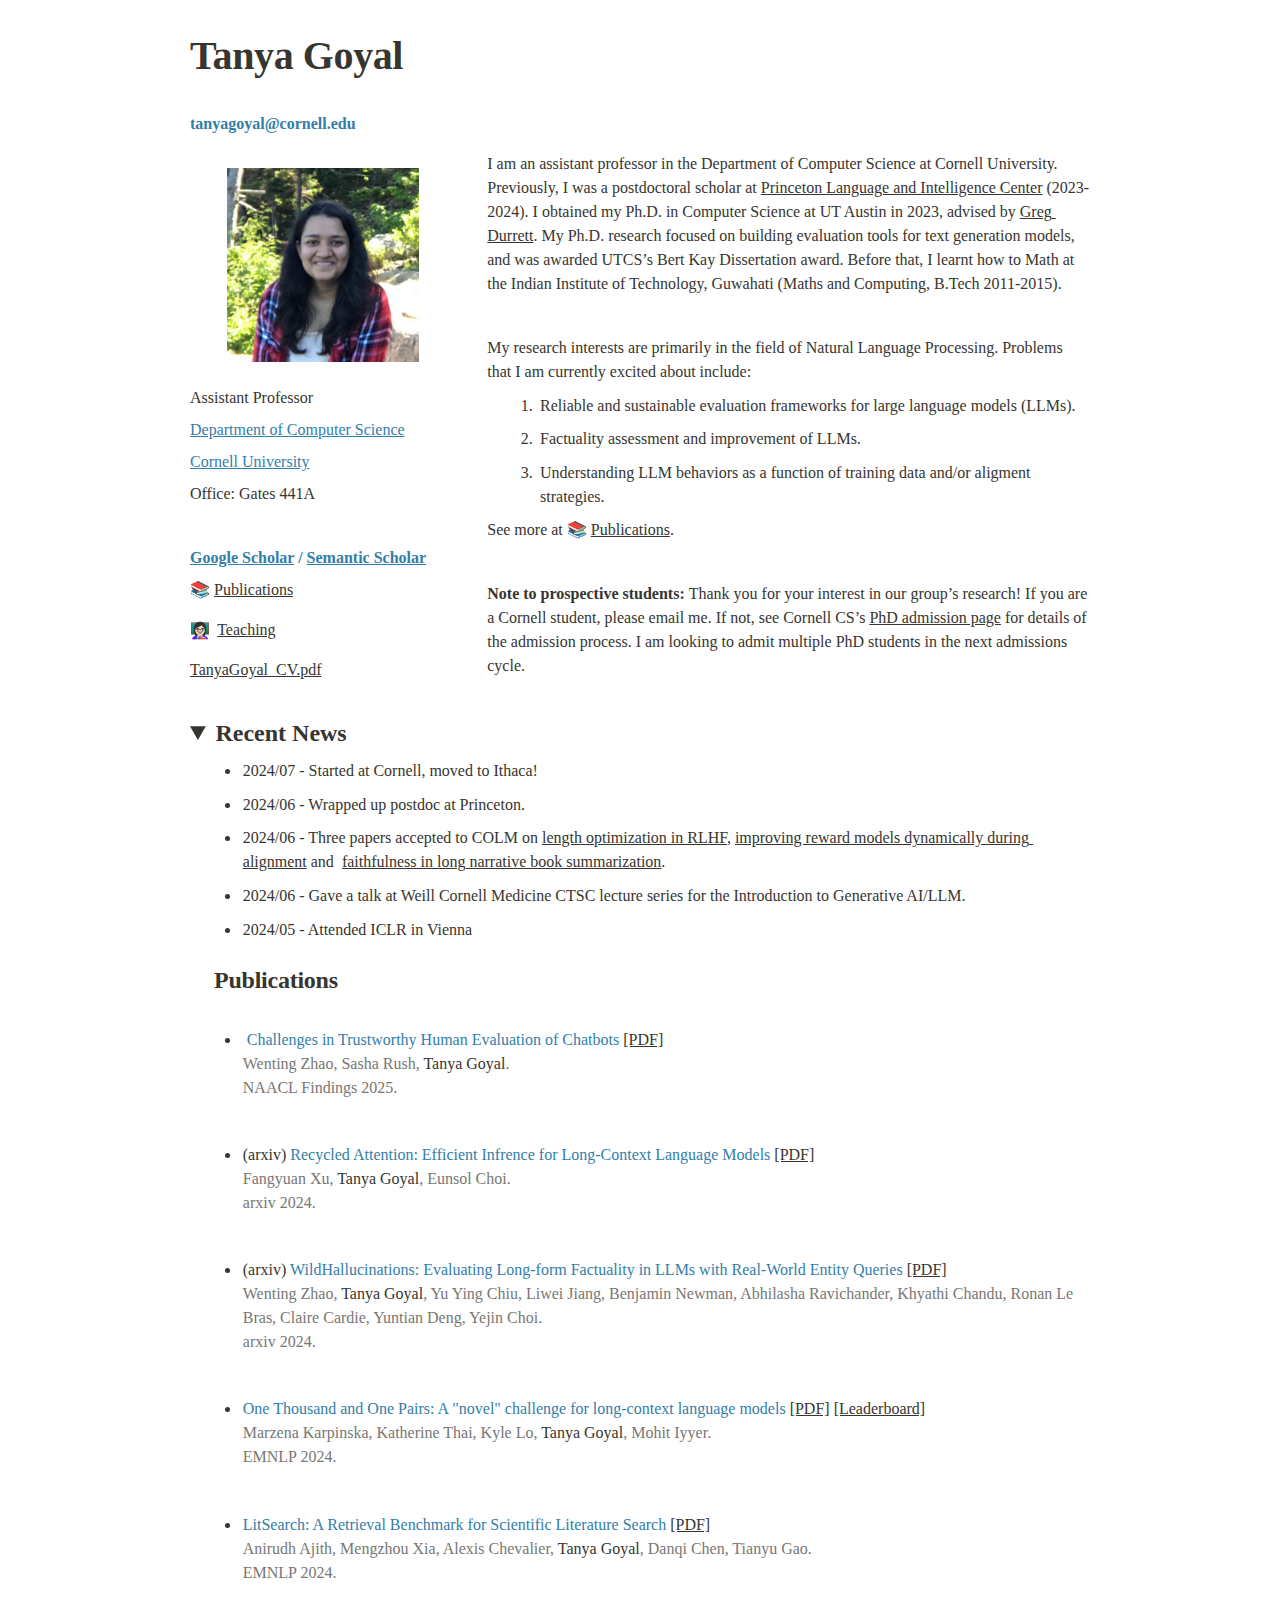
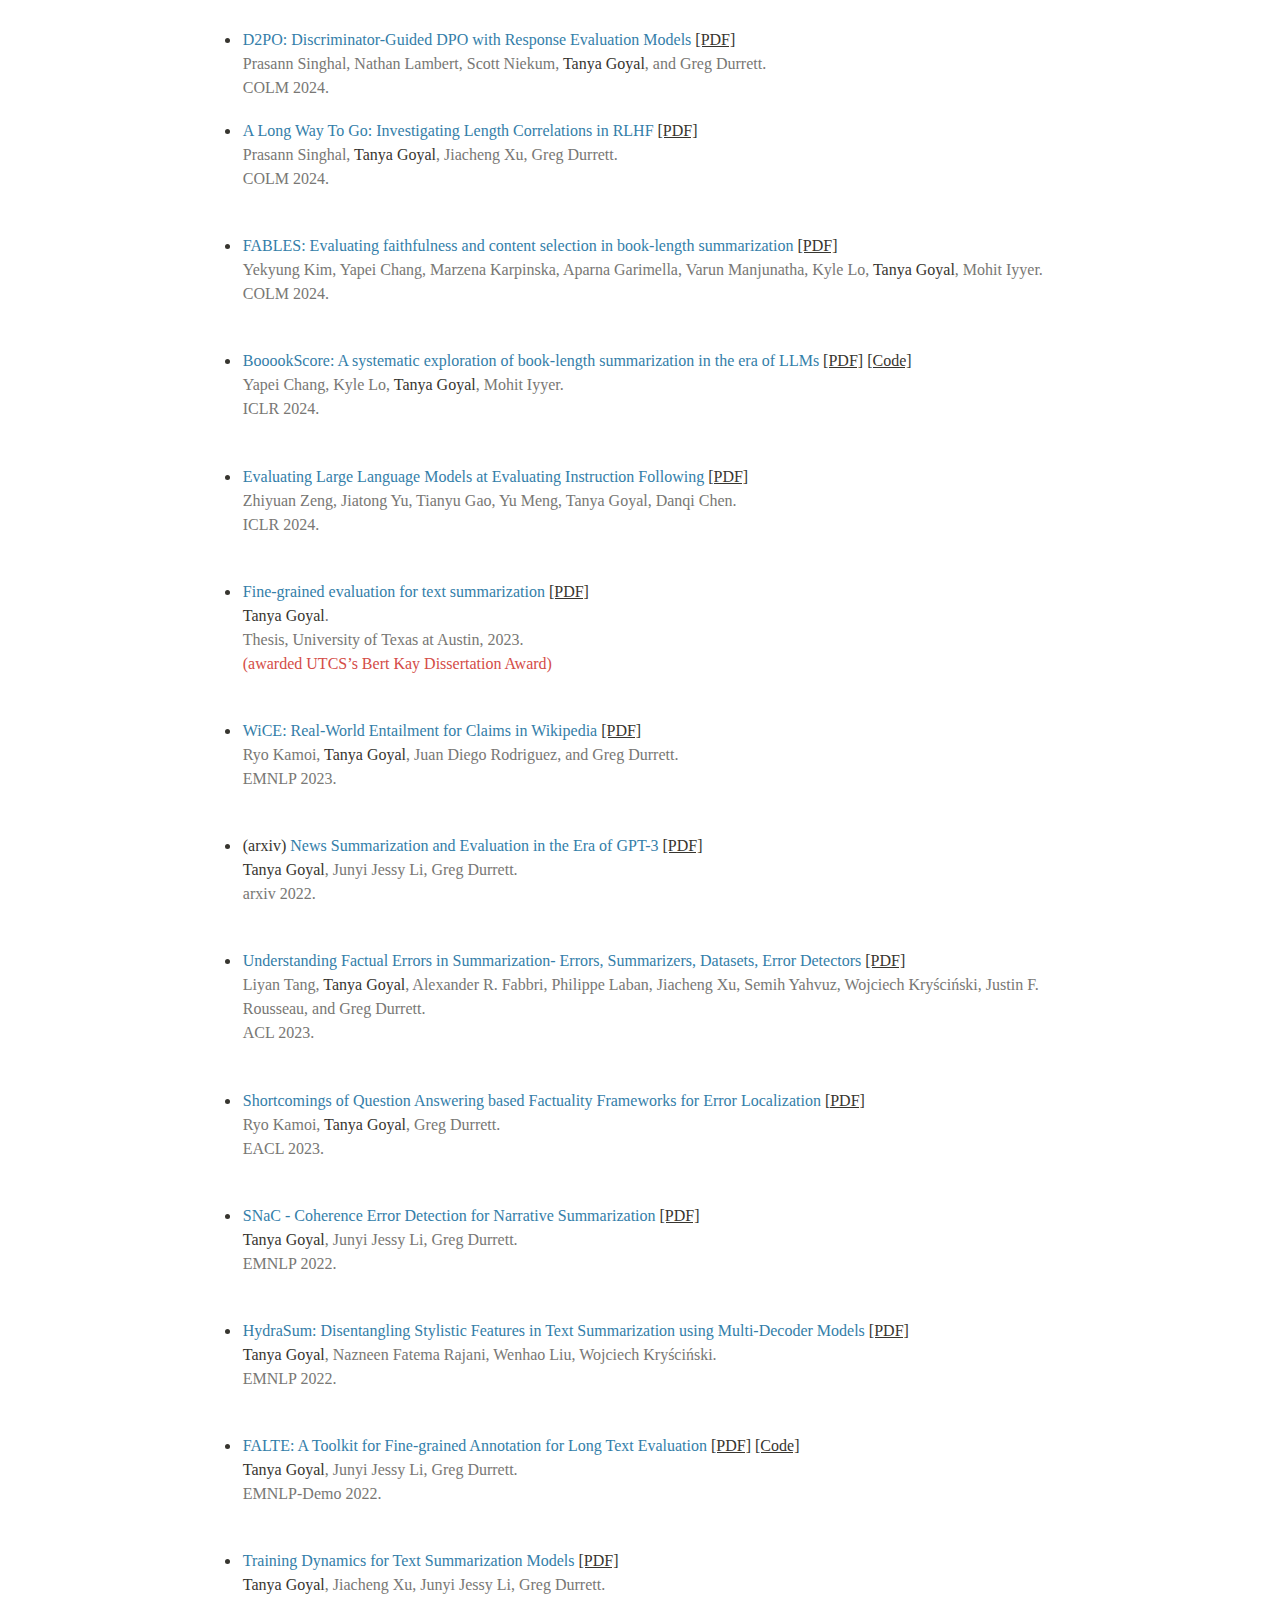
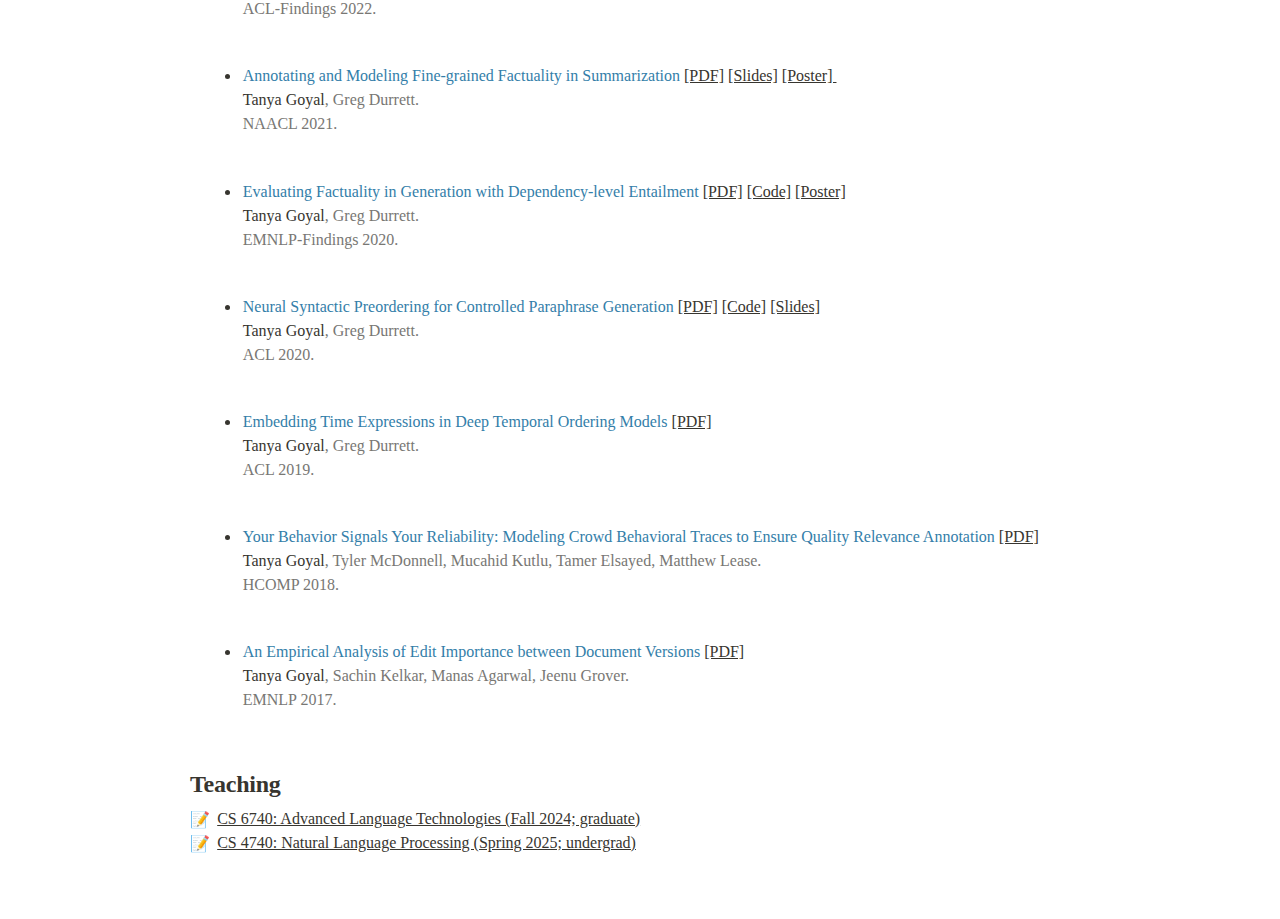
<file: index.html>
<html><head><meta http-equiv="Content-Type" content="text/html; charset=utf-8"/><title>Tanya Goyal</title><style>
/* cspell:disable-file */
/* webkit printing magic: print all background colors */
html {
	-webkit-print-color-adjust: exact;
}
* {
	box-sizing: border-box;
	-webkit-print-color-adjust: exact;
}

html,
body {
	margin: 0;
	padding: 0;
}
@media only screen {
	body {
		margin: 2em auto;
		max-width: 900px;
		color: rgb(55, 53, 47);
	}
}

body {
	line-height: 1.5;
	white-space: pre-wrap;
}

a,
a.visited {
	color: inherit;
	text-decoration: underline;
}

.pdf-relative-link-path {
	font-size: 80%;
	color: #444;
}

h1,
h2,
h3 {
	letter-spacing: -0.01em;
	line-height: 1.2;
	font-weight: 600;
	margin-bottom: 0;
}

.page-title {
	font-size: 2.5rem;
	font-weight: 700;
	margin-top: 0;
	margin-bottom: 0.75em;
}

h1 {
	font-size: 1.875rem;
	margin-top: 1.875rem;
}

h2 {
	font-size: 1.5rem;
	margin-top: 1.5rem;
}

h3 {
	font-size: 1.25rem;
	margin-top: 1.25rem;
}

.source {
	border: 1px solid #ddd;
	border-radius: 3px;
	padding: 1.5em;
	word-break: break-all;
}

.callout {
	border-radius: 3px;
	padding: 1rem;
}

figure {
	margin: 1.25em 0;
	page-break-inside: avoid;
}

figcaption {
	opacity: 0.5;
	font-size: 85%;
	margin-top: 0.5em;
}

mark {
	background-color: transparent;
}

.indented {
	padding-left: 1.5em;
}

hr {
	background: transparent;
	display: block;
	width: 100%;
	height: 1px;
	visibility: visible;
	border: none;
	border-bottom: 1px solid rgba(55, 53, 47, 0.09);
}

img {
	max-width: 100%;
}

@media only print {
	img {
		max-height: 100vh;
		object-fit: contain;
	}
}

@page {
	margin: 1in;
}

.collection-content {
	font-size: 0.875rem;
}

.column-list {
	display: flex;
	justify-content: space-between;
}

.column {
	padding: 0 1em;
}

.column:first-child {
	padding-left: 0;
}

.column:last-child {
	padding-right: 0;
}

.table_of_contents-item {
	display: block;
	font-size: 0.875rem;
	line-height: 1.3;
	padding: 0.125rem;
}

.table_of_contents-indent-1 {
	margin-left: 1.5rem;
}

.table_of_contents-indent-2 {
	margin-left: 3rem;
}

.table_of_contents-indent-3 {
	margin-left: 4.5rem;
}

.table_of_contents-link {
	text-decoration: none;
	opacity: 0.7;
	border-bottom: 1px solid rgba(55, 53, 47, 0.18);
}

table,
th,
td {
	border: 1px solid rgba(55, 53, 47, 0.09);
	border-collapse: collapse;
}

table {
	border-left: none;
	border-right: none;
}

th,
td {
	font-weight: normal;
	padding: 0.25em 0.5em;
	line-height: 1.5;
	min-height: 1.5em;
	text-align: left;
}

th {
	color: rgba(55, 53, 47, 0.6);
}

ol,
ul {
	margin: 0;
	margin-block-start: 0.6em;
	margin-block-end: 0.6em;
}

li > ol:first-child,
li > ul:first-child {
	margin-block-start: 0.6em;
}

ul > li {
	list-style: disc;
}

ul.to-do-list {
	padding-inline-start: 0;
}

ul.to-do-list > li {
	list-style: none;
}

.to-do-children-checked {
	text-decoration: line-through;
	opacity: 0.375;
}

ul.toggle > li {
	list-style: none;
}

ul {
	padding-inline-start: 1.7em;
}

ul > li {
	padding-left: 0.1em;
}

ol {
	padding-inline-start: 1.6em;
}

ol > li {
	padding-left: 0.2em;
}

.mono ol {
	padding-inline-start: 2em;
}

.mono ol > li {
	text-indent: -0.4em;
}

.toggle {
	padding-inline-start: 0em;
	list-style-type: none;
}

/* Indent toggle children */
.toggle > li > details {
	padding-left: 1.7em;
}

.toggle > li > details > summary {
	margin-left: -1.1em;
}

.selected-value {
	display: inline-block;
	padding: 0 0.5em;
	background: rgba(206, 205, 202, 0.5);
	border-radius: 3px;
	margin-right: 0.5em;
	margin-top: 0.3em;
	margin-bottom: 0.3em;
	white-space: nowrap;
}

.collection-title {
	display: inline-block;
	margin-right: 1em;
}

.page-description {
    margin-bottom: 2em;
}

.simple-table {
	margin-top: 1em;
	font-size: 0.875rem;
	empty-cells: show;
}
.simple-table td {
	height: 29px;
	min-width: 120px;
}

.simple-table th {
	height: 29px;
	min-width: 120px;
}

.simple-table-header-color {
	background: rgb(247, 246, 243);
	color: black;
}
.simple-table-header {
	font-weight: 500;
}

time {
	opacity: 0.5;
}

.icon {
	display: inline-block;
	max-width: 1.2em;
	max-height: 1.2em;
	text-decoration: none;
	vertical-align: text-bottom;
	margin-right: 0.5em;
}

img.icon {
	border-radius: 3px;
}

.user-icon {
	width: 1.5em;
	height: 1.5em;
	border-radius: 100%;
	margin-right: 0.5rem;
}

.user-icon-inner {
	font-size: 0.8em;
}

.text-icon {
	border: 1px solid #000;
	text-align: center;
}

.page-cover-image {
	display: block;
	object-fit: cover;
	width: 100%;
	max-height: 30vh;
}

.page-header-icon {
	font-size: 3rem;
	margin-bottom: 1rem;
}

.page-header-icon-with-cover {
	margin-top: -0.72em;
	margin-left: 0.07em;
}

.page-header-icon img {
	border-radius: 3px;
}

.link-to-page {
	margin: 1em 0;
	padding: 0;
	border: none;
	font-weight: 500;
}

p > .user {
	opacity: 0.5;
}

td > .user,
td > time {
	white-space: nowrap;
}

input[type="checkbox"] {
	transform: scale(1.5);
	margin-right: 0.6em;
	vertical-align: middle;
}

p {
	margin-top: 0.5em;
	margin-bottom: 0.5em;
}

.image {
	border: none;
	margin: 1.5em 0;
	padding: 0;
	border-radius: 0;
	text-align: center;
}

.code,
code {
	background: rgba(135, 131, 120, 0.15);
	border-radius: 3px;
	padding: 0.2em 0.4em;
	border-radius: 3px;
	font-size: 85%;
	tab-size: 2;
}

code {
	color: #eb5757;
}

.code {
	padding: 1.5em 1em;
}

.code-wrap {
	white-space: pre-wrap;
	word-break: break-all;
}

.code > code {
	background: none;
	padding: 0;
	font-size: 100%;
	color: inherit;
}

blockquote {
	font-size: 1.25em;
	margin: 1em 0;
	padding-left: 1em;
	border-left: 3px solid rgb(55, 53, 47);
}

.bookmark {
	text-decoration: none;
	max-height: 8em;
	padding: 0;
	display: flex;
	width: 100%;
	align-items: stretch;
}

.bookmark-title {
	font-size: 0.85em;
	overflow: hidden;
	text-overflow: ellipsis;
	height: 1.75em;
	white-space: nowrap;
}

.bookmark-text {
	display: flex;
	flex-direction: column;
}

.bookmark-info {
	flex: 4 1 180px;
	padding: 12px 14px 14px;
	display: flex;
	flex-direction: column;
	justify-content: space-between;
}

.bookmark-image {
	width: 33%;
	flex: 1 1 180px;
	display: block;
	position: relative;
	object-fit: cover;
	border-radius: 1px;
}

.bookmark-description {
	color: rgba(55, 53, 47, 0.6);
	font-size: 0.75em;
	overflow: hidden;
	max-height: 4.5em;
	word-break: break-word;
}

.bookmark-href {
	font-size: 0.75em;
	margin-top: 0.25em;
}

.sans { font-family: ui-sans-serif, -apple-system, BlinkMacSystemFont, "Segoe UI Variable Display", "Segoe UI", Helvetica, "Apple Color Emoji", Arial, sans-serif, "Segoe UI Emoji", "Segoe UI Symbol"; }
.code { font-family: "SFMono-Regular", Menlo, Consolas, "PT Mono", "Liberation Mono", Courier, monospace; }
.serif { font-family: Lyon-Text, Georgia, ui-serif, serif; }
.mono { font-family: iawriter-mono, Nitti, Menlo, Courier, monospace; }
.pdf .sans { font-family: Inter, ui-sans-serif, -apple-system, BlinkMacSystemFont, "Segoe UI Variable Display", "Segoe UI", Helvetica, "Apple Color Emoji", Arial, sans-serif, "Segoe UI Emoji", "Segoe UI Symbol", 'Twemoji', 'Noto Color Emoji', 'Noto Sans CJK JP'; }
.pdf:lang(zh-CN) .sans { font-family: Inter, ui-sans-serif, -apple-system, BlinkMacSystemFont, "Segoe UI Variable Display", "Segoe UI", Helvetica, "Apple Color Emoji", Arial, sans-serif, "Segoe UI Emoji", "Segoe UI Symbol", 'Twemoji', 'Noto Color Emoji', 'Noto Sans CJK SC'; }
.pdf:lang(zh-TW) .sans { font-family: Inter, ui-sans-serif, -apple-system, BlinkMacSystemFont, "Segoe UI Variable Display", "Segoe UI", Helvetica, "Apple Color Emoji", Arial, sans-serif, "Segoe UI Emoji", "Segoe UI Symbol", 'Twemoji', 'Noto Color Emoji', 'Noto Sans CJK TC'; }
.pdf:lang(ko-KR) .sans { font-family: Inter, ui-sans-serif, -apple-system, BlinkMacSystemFont, "Segoe UI Variable Display", "Segoe UI", Helvetica, "Apple Color Emoji", Arial, sans-serif, "Segoe UI Emoji", "Segoe UI Symbol", 'Twemoji', 'Noto Color Emoji', 'Noto Sans CJK KR'; }
.pdf .code { font-family: Source Code Pro, "SFMono-Regular", Menlo, Consolas, "PT Mono", "Liberation Mono", Courier, monospace, 'Twemoji', 'Noto Color Emoji', 'Noto Sans Mono CJK JP'; }
.pdf:lang(zh-CN) .code { font-family: Source Code Pro, "SFMono-Regular", Menlo, Consolas, "PT Mono", "Liberation Mono", Courier, monospace, 'Twemoji', 'Noto Color Emoji', 'Noto Sans Mono CJK SC'; }
.pdf:lang(zh-TW) .code { font-family: Source Code Pro, "SFMono-Regular", Menlo, Consolas, "PT Mono", "Liberation Mono", Courier, monospace, 'Twemoji', 'Noto Color Emoji', 'Noto Sans Mono CJK TC'; }
.pdf:lang(ko-KR) .code { font-family: Source Code Pro, "SFMono-Regular", Menlo, Consolas, "PT Mono", "Liberation Mono", Courier, monospace, 'Twemoji', 'Noto Color Emoji', 'Noto Sans Mono CJK KR'; }
.pdf .serif { font-family: PT Serif, Lyon-Text, Georgia, ui-serif, serif, 'Twemoji', 'Noto Color Emoji', 'Noto Serif CJK JP'; }
.pdf:lang(zh-CN) .serif { font-family: PT Serif, Lyon-Text, Georgia, ui-serif, serif, 'Twemoji', 'Noto Color Emoji', 'Noto Serif CJK SC'; }
.pdf:lang(zh-TW) .serif { font-family: PT Serif, Lyon-Text, Georgia, ui-serif, serif, 'Twemoji', 'Noto Color Emoji', 'Noto Serif CJK TC'; }
.pdf:lang(ko-KR) .serif { font-family: PT Serif, Lyon-Text, Georgia, ui-serif, serif, 'Twemoji', 'Noto Color Emoji', 'Noto Serif CJK KR'; }
.pdf .mono { font-family: PT Mono, iawriter-mono, Nitti, Menlo, Courier, monospace, 'Twemoji', 'Noto Color Emoji', 'Noto Sans Mono CJK JP'; }
.pdf:lang(zh-CN) .mono { font-family: PT Mono, iawriter-mono, Nitti, Menlo, Courier, monospace, 'Twemoji', 'Noto Color Emoji', 'Noto Sans Mono CJK SC'; }
.pdf:lang(zh-TW) .mono { font-family: PT Mono, iawriter-mono, Nitti, Menlo, Courier, monospace, 'Twemoji', 'Noto Color Emoji', 'Noto Sans Mono CJK TC'; }
.pdf:lang(ko-KR) .mono { font-family: PT Mono, iawriter-mono, Nitti, Menlo, Courier, monospace, 'Twemoji', 'Noto Color Emoji', 'Noto Sans Mono CJK KR'; }
.highlight-default {
	color: rgba(55, 53, 47, 1);
}
.highlight-gray {
	color: rgba(120, 119, 116, 1);
	fill: rgba(120, 119, 116, 1);
}
.highlight-brown {
	color: rgba(159, 107, 83, 1);
	fill: rgba(159, 107, 83, 1);
}
.highlight-orange {
	color: rgba(217, 115, 13, 1);
	fill: rgba(217, 115, 13, 1);
}
.highlight-yellow {
	color: rgba(203, 145, 47, 1);
	fill: rgba(203, 145, 47, 1);
}
.highlight-teal {
	color: rgba(68, 131, 97, 1);
	fill: rgba(68, 131, 97, 1);
}
.highlight-blue {
	color: rgba(51, 126, 169, 1);
	fill: rgba(51, 126, 169, 1);
}
.highlight-purple {
	color: rgba(144, 101, 176, 1);
	fill: rgba(144, 101, 176, 1);
}
.highlight-pink {
	color: rgba(193, 76, 138, 1);
	fill: rgba(193, 76, 138, 1);
}
.highlight-red {
	color: rgba(212, 76, 71, 1);
	fill: rgba(212, 76, 71, 1);
}
.highlight-default_background {
	color: rgba(55, 53, 47, 1);
}
.highlight-gray_background {
	background: rgba(241, 241, 239, 1);
}
.highlight-brown_background {
	background: rgba(244, 238, 238, 1);
}
.highlight-orange_background {
	background: rgba(251, 236, 221, 1);
}
.highlight-yellow_background {
	background: rgba(251, 237, 214, 1);
}
.highlight-teal_background {
	background: rgba(237, 243, 236, 1);
}
.highlight-blue_background {
	background: rgba(231, 243, 248, 1);
}
.highlight-purple_background {
	background: rgba(244, 240, 247, 0.8);
}
.highlight-pink_background {
	background: rgba(249, 238, 243, 0.8);
}
.highlight-red_background {
	background: rgba(253, 235, 236, 1);
}
.block-color-default {
	color: inherit;
	fill: inherit;
}
.block-color-gray {
	color: rgba(120, 119, 116, 1);
	fill: rgba(120, 119, 116, 1);
}
.block-color-brown {
	color: rgba(159, 107, 83, 1);
	fill: rgba(159, 107, 83, 1);
}
.block-color-orange {
	color: rgba(217, 115, 13, 1);
	fill: rgba(217, 115, 13, 1);
}
.block-color-yellow {
	color: rgba(203, 145, 47, 1);
	fill: rgba(203, 145, 47, 1);
}
.block-color-teal {
	color: rgba(68, 131, 97, 1);
	fill: rgba(68, 131, 97, 1);
}
.block-color-blue {
	color: rgba(51, 126, 169, 1);
	fill: rgba(51, 126, 169, 1);
}
.block-color-purple {
	color: rgba(144, 101, 176, 1);
	fill: rgba(144, 101, 176, 1);
}
.block-color-pink {
	color: rgba(193, 76, 138, 1);
	fill: rgba(193, 76, 138, 1);
}
.block-color-red {
	color: rgba(212, 76, 71, 1);
	fill: rgba(212, 76, 71, 1);
}
.block-color-default_background {
	color: inherit;
	fill: inherit;
}
.block-color-gray_background {
	background: rgba(241, 241, 239, 1);
}
.block-color-brown_background {
	background: rgba(244, 238, 238, 1);
}
.block-color-orange_background {
	background: rgba(251, 236, 221, 1);
}
.block-color-yellow_background {
	background: rgba(251, 237, 214, 1);
}
.block-color-teal_background {
	background: rgba(237, 243, 236, 1);
}
.block-color-blue_background {
	background: rgba(231, 243, 248, 1);
}
.block-color-purple_background {
	background: rgba(244, 240, 247, 0.8);
}
.block-color-pink_background {
	background: rgba(249, 238, 243, 0.8);
}
.block-color-red_background {
	background: rgba(253, 235, 236, 1);
}
.select-value-color-uiBlue { background-color: rgba(35, 131, 226, .07); }
.select-value-color-pink { background-color: rgba(245, 224, 233, 1); }
.select-value-color-purple { background-color: rgba(232, 222, 238, 1); }
.select-value-color-green { background-color: rgba(219, 237, 219, 1); }
.select-value-color-gray { background-color: rgba(227, 226, 224, 1); }
.select-value-color-transparentGray { background-color: rgba(227, 226, 224, 0); }
.select-value-color-translucentGray { background-color: rgba(0, 0, 0, 0.06); }
.select-value-color-orange { background-color: rgba(250, 222, 201, 1); }
.select-value-color-brown { background-color: rgba(238, 224, 218, 1); }
.select-value-color-red { background-color: rgba(255, 226, 221, 1); }
.select-value-color-yellow { background-color: rgba(249, 228, 188, 1); }
.select-value-color-blue { background-color: rgba(211, 229, 239, 1); }
.select-value-color-pageGlass { background-color: undefined; }
.select-value-color-washGlass { background-color: undefined; }

.checkbox {
	display: inline-flex;
	vertical-align: text-bottom;
	width: 16;
	height: 16;
	background-size: 16px;
	margin-left: 2px;
	margin-right: 5px;
}

.checkbox-on {
	background-image: url("data:image/svg+xml;charset=UTF-8,%3Csvg%20width%3D%2216%22%20height%3D%2216%22%20viewBox%3D%220%200%2016%2016%22%20fill%3D%22none%22%20xmlns%3D%22http%3A%2F%2Fwww.w3.org%2F2000%2Fsvg%22%3E%0A%3Crect%20width%3D%2216%22%20height%3D%2216%22%20fill%3D%22%2358A9D7%22%2F%3E%0A%3Cpath%20d%3D%22M6.71429%2012.2852L14%204.9995L12.7143%203.71436L6.71429%209.71378L3.28571%206.2831L2%207.57092L6.71429%2012.2852Z%22%20fill%3D%22white%22%2F%3E%0A%3C%2Fsvg%3E");
}

.checkbox-off {
	background-image: url("data:image/svg+xml;charset=UTF-8,%3Csvg%20width%3D%2216%22%20height%3D%2216%22%20viewBox%3D%220%200%2016%2016%22%20fill%3D%22none%22%20xmlns%3D%22http%3A%2F%2Fwww.w3.org%2F2000%2Fsvg%22%3E%0A%3Crect%20x%3D%220.75%22%20y%3D%220.75%22%20width%3D%2214.5%22%20height%3D%2214.5%22%20fill%3D%22white%22%20stroke%3D%22%2336352F%22%20stroke-width%3D%221.5%22%2F%3E%0A%3C%2Fsvg%3E");
}
	
</style></head><body><article id="a0d9528a-17b6-45bf-98c2-ba8f92d17232" class="page serif"><header><h1 class="page-title">Tanya Goyal</h1><p class="page-description"></p></header><div class="page-body"><p id="8f4a13a9-2706-4a98-874e-fe8eef23ff49" class=""><mark class="highlight-blue"><strong>tanyagoyal@cornell.edu </strong></mark></p><div id="50e4e320-f53b-4d32-9c68-25b09c4ca36c" class="column-list"><div id="f8e27b32-72a4-4ebd-bacf-69b9cbb2ad0f" style="width:31.25%" class="column"><figure id="b9598a75-39be-428a-bb1e-1eedfee6de80" class="image"><a href="Tanya%20Goyal%20a0d9528a17b645bf98c2ba8f92d17232/avatar.jpg"><img style="width:192px" src="assets/avatar.jpg"/></a></figure><p id="fc087546-4df6-4650-b902-42db397ee0d2" class="">Assistant Professor</p><p id="07bd3927-cc72-4d0b-abde-3c62a3b6505e" class=""><mark class="highlight-blue"><a href="https://www.cs.cornell.edu/">Department of Computer Science</a></mark></p><p id="4d9d3e1a-1563-4c9d-9495-ef8f0e9d30c7" class=""><mark class="highlight-blue"><a href="https://www.cornell.edu/">Cornell University</a></mark></p><p id="ff316c2e-5ac4-4819-8725-c8b51052956c" class="">Office: Gates 441A</p><p id="c508f83f-1a64-4a81-a074-b87bf5bd640d" class="">
</p><p id="ab4350a8-20f0-4811-abe1-145a265026cd" class=""><mark class="highlight-blue"><strong><a href="https://scholar.google.com/citations?user=w72MSFoAAAAJ&amp;hl=en">Google Scholar</a></strong></mark><mark class="highlight-blue"><strong> / </strong></mark><mark class="highlight-blue"><strong><a href="https://www.semanticscholar.org/author/Tanya-Goyal/9531287">Semantic Scholar</a></strong></mark><mark class="highlight-blue"><strong> </strong></mark></p><p id="864fc233-1167-48d8-8c5f-ce632f83feb5" class="block-color-default">📚 <a href="#d9bdbdc9-3e13-461f-a013-fca106bbf0cf">Publications</a></p><figure id="3cefa67d-03d4-407b-8c87-86f12ff7f263" class="link-to-page"><a href="#8e5a4a1d-8a2e-4ad9-b85c-29712170b448"><span class="icon">👩🏻‍🏫</span>Teaching</a></figure><div><a href="assets/TanyaGoyal_CV.pdf">TanyaGoyal_CV.pdf</a></div></div><div id="ed53930f-d045-46b1-888f-9ca279849cc5" style="width:68.74999999999997%" class="column"><p id="1ff46c10-df6a-408e-a851-0b33dfd0b6e9" class="">I am an assistant professor in the Department of Computer Science at Cornell University. Previously, I was a postdoctoral scholar at <a href="https://pli.princeton.edu/">Princeton Language and Intelligence Center</a> (2023-2024). I obtained my Ph.D. in Computer Science at UT Austin in 2023, advised by <a href="https://www.cs.utexas.edu/~gdurrett/">Greg Durrett</a>. My Ph.D. research focused on building evaluation tools for text generation models, and was awarded UTCS’s Bert Kay Dissertation award. Before that, I learnt how to Math at the Indian Institute of Technology, Guwahati (Maths and Computing, B.Tech 2011-2015).</p><p id="c47b340d-f3ac-4137-920c-b0e54ec547a7" class="">
</p><p id="964754c9-7b63-432d-ae3f-44bfcdd52776" class="">My research interests are primarily in the field of Natural Language Processing. Problems that I am currently excited about include:<div class="indented"><ol type="1" id="1b8a8ab0-9014-4eff-b896-28ad83c6843a" class="numbered-list" start="1"><li>Reliable and sustainable evaluation frameworks for large language models (LLMs).</li></ol><ol type="1" id="61c2ea21-7564-41c5-bbba-9ce6f34c1185" class="numbered-list" start="2"><li>Factuality assessment and improvement of LLMs.</li></ol><ol type="1" id="4a932fbe-b819-4596-b173-c04e1d098a3c" class="numbered-list" start="3"><li>Understanding LLM behaviors as a function of training data and/or aligment strategies.</li></ol></div></p><p id="8a9fccdb-25e3-421a-8edc-079caa38cd24" class="">See more at 📚 <a href="#d9bdbdc9-3e13-461f-a013-fca106bbf0cf">Publications</a>.</p><p id="bab474d6-cbcf-4063-96fb-f60b188f1761" class="">
</p><p id="8ae0f9e8-494c-4457-9d42-4fdcb3d09723" class=""><strong>Note to prospective students: </strong>Thank you for your interest in our group’s research! If you are a Cornell student, please email me. If not, see Cornell CS’s <a href="https://www.cs.cornell.edu/phd/admissions">PhD admission page</a> for details of the admission process. I am looking to admit multiple PhD students in the next admissions cycle.</p><p id="788fc293-a22b-48fd-a3f6-f3b556399738" class="">
</p></div></div><details open=""><summary style="font-weight:600;font-size:1.5em;line-height:1.3;margin:0">Recent News</summary><div class="indented"><ul id="be928c7f-57d8-4972-b915-a5d4631e0fc8" class="bulleted-list"><li style="list-style-type:disc">2024/07 - Started at Cornell, moved to Ithaca!</li></ul><ul id="e98ce28b-770b-41c1-b886-217ec0bef89b" class="bulleted-list"><li style="list-style-type:disc">2024/06 - Wrapped up postdoc at Princeton.</li></ul><ul id="70bce6e9-5b1a-483f-8fca-5627b2cae7d6" class="bulleted-list"><li style="list-style-type:disc">2024/06 - Three papers accepted to COLM on <a href="https://arxiv.org/pdf/2310.03716">length optimization in RLHF</a>, <a href="https://arxiv.org/pdf/2405.01511">improving reward models dynamically during alignment</a> and  <a href="https://arxiv.org/pdf/2404.01261">faithfulness in long narrative book summarization</a>.</li></ul><ul id="d76ecc35-c2ee-4df6-9cd9-490682eb1dca" class="bulleted-list"><li style="list-style-type:disc">2024/06 - Gave a talk at Weill Cornell Medicine CTSC lecture series for the Introduction to Generative AI/LLM.</li></ul><ul id="cc42c998-8ec6-4a43-a700-813b7da9706f" class="bulleted-list"><li style="list-style-type:disc">2024/05 - Attended ICLR in Vienna</li></ul></div></details><p id="6f82f174-97ac-4380-a575-dd964aa57538" class=""><div class="indented"><h2 id="d9bdbdc9-3e13-461f-a013-fca106bbf0cf" class="">Publications</h2>
<ul id="444dd4dd-1a77-4ebc-bca4-7a7dff6f3159" class="bulleted-list"><li style="list-style-type:disc"><mark class="highlight-default"> </mark><mark class="highlight-blue">Challenges in Trustworthy Human Evaluation of Chatbots </mark><mark class="highlight-default"><a href="https://arxiv.org/pdf/2412.04363v1">[PDF]</a></mark><br/><mark class="highlight-gray">Wenting Zhao, Sasha Rush, </mark><mark class="highlight-default">Tanya Goyal</mark><mark class="highlight-gray">.<br/>NAACL Findings 2025.<br/></mark></li></ul><p id="ad2fe5c2-9604-4567-8f3b-d35a585af707" class="">
<ul id="444dd4dd-1a77-4ebc-bca4-7a7dff6f3159" class="bulleted-list"><li style="list-style-type:disc"><mark class="highlight-default">(arxiv) </mark><mark class="highlight-blue">Recycled Attention: Efficient Infrence for Long-Context Language Models </mark><mark class="highlight-default"><a href="https://arxiv.org/pdf/2411.05787">[PDF]</a></mark><br/><mark class="highlight-gray">Fangyuan Xu, </mark><mark class="highlight-default">Tanya Goyal</mark><mark class="highlight-gray">, Eunsol Choi.<br/>arxiv 2024.<br/></mark></li></ul><p id="ad2fe5c2-9604-4567-8f3b-d35a585af707" class="">
<ul id="444dd4dd-1a77-4ebc-bca4-7a7dff6f3159" class="bulleted-list"><li style="list-style-type:disc"><mark class="highlight-default">(arxiv) </mark><mark class="highlight-blue">WildHallucinations: Evaluating Long-form Factuality in LLMs with Real-World Entity Queries </mark><mark class="highlight-default"><a href="https://arxiv.org/pdf/2407.17468">[PDF]</a></mark><br/><mark class="highlight-gray">Wenting Zhao, </mark><mark class="highlight-default">Tanya Goyal</mark><mark class="highlight-gray">, Yu Ying Chiu, Liwei Jiang, Benjamin Newman, Abhilasha Ravichander, Khyathi Chandu, Ronan Le Bras, Claire Cardie, Yuntian Deng, Yejin Choi.<br/>arxiv 2024.<br/></mark></li></ul><p id="ad2fe5c2-9604-4567-8f3b-d35a585af707" class="">
</p><ul id="de8d89ca-478e-46e4-8a05-52a5aaa74bed" class="bulleted-list"><li style="list-style-type:disc"><mark class="highlight-blue">One Thousand and One Pairs: A &quot;novel&quot; challenge for long-context language models </mark><mark class="highlight-default"><a href="https://arxiv.org/pdf/2406.16264">[PDF]</a></mark><mark class="highlight-default"> </mark><mark class="highlight-default"><a href="https://novelchallenge.github.io/index.html">[Leaderboard]</a></mark><br/><mark class="highlight-gray">Marzena Karpinska, Katherine Thai, Kyle Lo, </mark><mark class="highlight-default">Tanya Goyal</mark><mark class="highlight-gray">, Mohit Iyyer.<br/>EMNLP 2024. <br/></mark></li></ul><p id="0891eef6-5f87-4f65-a1d8-a09044382bb2" class="">
</p><ul id="f5a725a5-5467-4c10-acc0-05a78bc7d205" class="bulleted-list"><li style="list-style-type:disc"><mark class="highlight-blue">LitSearch: A Retrieval Benchmark for Scientific Literature Search </mark><mark class="highlight-default"><a href="https://arxiv.org/pdf/2407.18940">[PDF]</a></mark><br/><mark class="highlight-gray">Anirudh Ajith, Mengzhou Xia, Alexis Chevalier, </mark><mark class="highlight-default">Tanya Goyal</mark><mark class="highlight-gray">, Danqi Chen, Tianyu Gao.<br/>EMNLP 2024. <br/></mark></li></ul><p id="d742874b-0d46-43fa-9cbb-ba7df66ab8b0" class="">
</p><ul id="4c653066-1899-4d6f-85e4-1ec0e7f94111" class="bulleted-list"><li style="list-style-type:disc"><mark class="highlight-blue">D2PO: Discriminator-Guided DPO with Response Evaluation Models </mark><mark class="highlight-default"><a href="https://arxiv.org/pdf/2405.01511">[PDF]</a></mark><br/><mark class="highlight-gray">Prasann Singhal, Nathan Lambert, Scott Niekum, </mark><mark class="highlight-default">Tanya Goyal</mark><mark class="highlight-gray">, and Greg Durrett.<br/>COLM 2024. <br/></mark></li></ul><div id="993e8377-91af-42b8-bba5-fab301566b9d" class="column-list"></div><div id="55f43403-7ba1-4f80-ab5c-fa561ce65773" style="width:100%" class="column"></div><ul id="6ba9ba1a-fadb-424d-856a-fa15c29d0e63" class="bulleted-list"><li style="list-style-type:disc"><mark class="highlight-blue">A Long Way To Go: Investigating Length Correlations in RLHF </mark><mark class="highlight-default"><a href="https://arxiv.org/pdf/2310.03716">[PDF]</a></mark><br/><mark class="highlight-gray">Prasann Singhal, </mark><mark class="highlight-default">Tanya Goyal</mark><mark class="highlight-gray">, Jiacheng Xu, Greg Durrett.<br/>COLM 2024. <br/></mark></li></ul><p id="d27cb092-e10a-4c0a-9410-b350078f7d2a" class="">
</p><ul id="e0b7f6eb-9ed2-4c40-b835-5ec5ec7fa635" class="bulleted-list"><li style="list-style-type:disc"><mark class="highlight-blue">FABLES: Evaluating faithfulness and content selection in book-length summarization </mark><mark class="highlight-default"><a href="https://arxiv.org/pdf/2404.01261">[PDF]</a></mark><br/><mark class="highlight-gray">Yekyung Kim, Yapei Chang, Marzena Karpinska, Aparna Garimella, Varun Manjunatha, Kyle Lo, </mark><mark class="highlight-default">Tanya Goyal</mark><mark class="highlight-gray">, Mohit Iyyer.<br/>COLM 2024. <br/></mark></li></ul><p id="0b6f97c8-1a70-454f-879e-2f777769f1a8" class="">
</p><ul id="b01afd2e-95d3-4ff7-b636-2cb0dc042ece" class="bulleted-list"><li style="list-style-type:disc"><mark class="highlight-blue">BooookScore: A systematic exploration of book-length summarization in the era of LLMs </mark><mark class="highlight-default"><a href="https://arxiv.org/pdf/2310.00785">[PDF]</a></mark><mark class="highlight-default"> </mark><mark class="highlight-default"><a href="https://github.com/lilakk/BooookScore">[Code]</a></mark><br/><mark class="highlight-gray">Yapei Chang, Kyle Lo, </mark><mark class="highlight-default">Tanya Goyal</mark><mark class="highlight-gray">, Mohit Iyyer.<br/>ICLR 2024. <br/></mark></li></ul><p id="3da0271e-ab6f-46f0-b3cc-3956cf46ad54" class="">
</p><ul id="287a4f8c-fa2c-4726-a1b9-ab878bfc7929" class="bulleted-list"><li style="list-style-type:disc"><mark class="highlight-blue">Evaluating Large Language Models at Evaluating Instruction Following </mark><mark class="highlight-default"><a href="https://arxiv.org/pdf/2310.07641">[PDF]</a></mark><br/><mark class="highlight-gray">Zhiyuan Zeng, Jiatong Yu, Tianyu Gao, Yu Meng, Tanya Goyal, Danqi Chen.<br/>ICLR 2024. <br/></mark></li></ul><p id="8b38f850-b9a0-401c-b485-f2cbd3e59979" class="">
</p><ul id="1b260e8d-ad05-4d6e-bb02-eebdfd40a68a" class="bulleted-list"><li style="list-style-type:disc"><mark class="highlight-blue">Fine-grained evaluation for text summarization </mark><mark class="highlight-default"><a href="https://repositories.lib.utexas.edu/server/api/core/bitstreams/0301bda4-fd6e-46f2-b45a-2bcf4ec9fea9/content">[PDF]</a></mark><br/><mark class="highlight-default">Tanya Goyal</mark><mark class="highlight-gray">.<br/>Thesis, University of Texas at Austin, 2023. <br/></mark><mark class="highlight-red">(awarded UTCS’s Bert Kay Dissertation Award)</mark></li></ul><p id="6f8aef87-e260-4ffe-926d-13b9f99ac745" class="">
</p><ul id="37cc3bfe-1656-426f-a289-f8658596a539" class="bulleted-list"><li style="list-style-type:disc"><mark class="highlight-blue">WiCE: Real-World Entailment for Claims in Wikipedia </mark><mark class="highlight-default"><a href="https://arxiv.org/pdf/2303.01432">[PDF]</a></mark><br/><mark class="highlight-gray">Ryo Kamoi, </mark><mark class="highlight-default">Tanya Goyal</mark><mark class="highlight-gray">, Juan Diego Rodriguez, and Greg Durrett.<br/>EMNLP 2023. <br/></mark></li></ul><p id="09e4c74e-7f65-4b62-a575-ef37e79c49b3" class="">
</p><ul id="66e40b0a-884f-414b-b4d4-a0b83d53f381" class="bulleted-list"><li style="list-style-type:disc"><mark class="highlight-default">(arxiv) </mark><mark class="highlight-blue">News Summarization and Evaluation in the Era of GPT-3 </mark><mark class="highlight-default"><a href="https://arxiv.org/pdf/2209.12356">[PDF]</a></mark><br/><mark class="highlight-default">Tanya Goyal</mark><mark class="highlight-gray">, Junyi Jessy Li, Greg Durrett.<br/>arxiv 2022. <br/></mark></li></ul><p id="4a125b9b-5ede-4b96-a9fe-4b6641c13182" class="">
</p><ul id="4d66062f-7754-45d5-920a-0d553ce40ea6" class="bulleted-list"><li style="list-style-type:disc"><mark class="highlight-blue">Understanding Factual Errors in Summarization- Errors, Summarizers, Datasets, Error Detectors </mark><mark class="highlight-default"><a href="https://arxiv.org/pdf/2205.12854">[PDF]</a></mark><br/><mark class="highlight-gray">Liyan Tang, </mark><mark class="highlight-default">Tanya Goyal</mark><mark class="highlight-gray">, Alexander R. Fabbri, Philippe Laban, Jiacheng Xu, Semih Yahvuz, Wojciech Kryściński, Justin F. Rousseau, and Greg Durrett.<br/>ACL 2023. <br/></mark></li></ul><p id="e35d3d82-1ccf-4e4d-a3e9-de3291a2cd48" class="">
</p><ul id="7e50c838-a2d4-4f2e-92a5-f8474e69384e" class="bulleted-list"><li style="list-style-type:disc"><mark class="highlight-blue">Shortcomings of Question Answering based Factuality Frameworks for Error Localization </mark><mark class="highlight-default"><a href="https://arxiv.org/pdf/2210.06748">[PDF]</a></mark><br/><mark class="highlight-gray">Ryo Kamoi, </mark><mark class="highlight-default">Tanya Goyal</mark><mark class="highlight-gray">, Greg Durrett.<br/>EACL 2023. <br/></mark></li></ul><p id="eb98c8d6-9a37-49f6-a554-94b14515851e" class="">
</p><ul id="c86c7daa-1b03-4585-8871-7d72dd069a19" class="bulleted-list"><li style="list-style-type:disc"><mark class="highlight-blue">SNaC - Coherence Error Detection for Narrative Summarization </mark><mark class="highlight-default"><a href="https://arxiv.org/pdf/2205.09641">[PDF]</a></mark><br/><mark class="highlight-default">Tanya Goyal</mark><mark class="highlight-gray">, Junyi Jessy Li, Greg Durrett.<br/>EMNLP 2022. <br/></mark></li></ul><p id="5eaa1891-6e0f-495d-ad31-0394cbb27e17" class="">
</p><ul id="bc73c643-8e14-46e4-a9f2-552079786999" class="bulleted-list"><li style="list-style-type:disc"><mark class="highlight-blue">HydraSum: Disentangling Stylistic Features in Text Summarization using Multi-Decoder Models </mark><mark class="highlight-default"><a href="https://arxiv.org/pdf/2110.04400">[PDF]</a></mark><br/><mark class="highlight-default">Tanya Goyal</mark><mark class="highlight-gray">, Nazneen Fatema Rajani, Wenhao Liu, Wojciech Kryściński.<br/>EMNLP 2022. <br/></mark></li></ul><p id="5cc27b40-6589-4ff7-a81e-2ee804f5d571" class="">
</p><ul id="05d93c18-2f41-4a39-ba26-ab46422b1016" class="bulleted-list"><li style="list-style-type:disc"><mark class="highlight-blue">FALTE: A Toolkit for Fine-grained Annotation for Long Text Evaluation </mark><mark class="highlight-default"><a href="https://aclanthology.org/2022.emnlp-demos.35.pdf">[PDF]</a></mark><mark class="highlight-default"> </mark><mark class="highlight-default"><a href="https://github.com/tagoyal/falte-tool">[Code]</a></mark><br/><mark class="highlight-default">Tanya Goyal</mark><mark class="highlight-gray">, Junyi Jessy Li, Greg Durrett.<br/>EMNLP-Demo 2022. <br/></mark></li></ul><p id="255fdb1e-76da-4a25-a517-c3461b7954a8" class="">
</p><ul id="3f9b7a34-653b-46bd-8909-eabf2f799d82" class="bulleted-list"><li style="list-style-type:disc"><mark class="highlight-blue">Training Dynamics for Text Summarization Models </mark><mark class="highlight-default"><a href="https://arxiv.org/pdf/2110.08370">[PDF]</a></mark><br/><mark class="highlight-default">Tanya Goyal</mark><mark class="highlight-gray">, Jiacheng Xu, Junyi Jessy Li, Greg Durrett.<br/>ACL-Findings 2022. <br/></mark></li></ul><p id="e2b3fa89-660e-4b44-9184-94881fa00459" class="">
</p><ul id="09eb8110-5c74-4ffb-8afd-a6064acdb6c2" class="bulleted-list"><li style="list-style-type:disc"><mark class="highlight-blue">Annotating and Modeling Fine-grained Factuality in Summarization </mark><mark class="highlight-default"><a href="https://arxiv.org/pdf/2110.08370">[PDF]</a></mark><mark class="highlight-default"> </mark><mark class="highlight-default"><a href="https://tagoyal.github.io/pdfs/naacl2021_presentation.pdf">[Slides]</a></mark><mark class="highlight-default"> </mark><mark class="highlight-default"><a href="https://tagoyal.github.io/pdfs/naacl2021_poster.pdf">[Poster] </a></mark><br/><mark class="highlight-default">Tanya Goyal</mark><mark class="highlight-gray">, Greg Durrett.<br/>NAACL 2021. <br/></mark></li></ul><p id="0c6a78ce-f96c-430c-b1c7-597f87d4e9b7" class="">
</p><ul id="a7b763b6-1b29-4b10-8ecc-957464c83aa3" class="bulleted-list"><li style="list-style-type:disc"><mark class="highlight-blue">Evaluating Factuality in Generation with Dependency-level Entailment </mark><mark class="highlight-default"><a href="https://arxiv.org/pdf/2110.08370">[PDF]</a></mark><mark class="highlight-default"> </mark><mark class="highlight-default"><a href="https://github.com/tagoyal/dae-factuality">[Code]</a></mark><mark class="highlight-default"> </mark><mark class="highlight-default"><a href="https://tagoyal.github.io/pdfs/emnlp2020_poster.pdf">[Poster]</a></mark><br/><mark class="highlight-default">Tanya Goyal</mark><mark class="highlight-gray">, Greg Durrett.<br/>EMNLP-Findings 2020. <br/></mark></li></ul><p id="c5fe6c3d-c995-4623-a95b-3476c0579c93" class="">
</p><ul id="37258b17-2a3a-4186-a333-a17713d77ec6" class="bulleted-list"><li style="list-style-type:disc"><mark class="highlight-blue">Neural Syntactic Preordering for Controlled Paraphrase Generation </mark><mark class="highlight-default"><a href="https://aclanthology.org/2020.acl-main.22.pdf">[PDF]</a></mark><mark class="highlight-default"> </mark><mark class="highlight-default"><a href="https://github.com/tagoyal/sow-reap-paraphrasing">[Code]</a></mark><mark class="highlight-default"> </mark><mark class="highlight-default"><a href="https://tagoyal.github.io/pdfs/acl2020_presentation.pdf">[Slides]</a></mark><br/><mark class="highlight-default">Tanya Goyal</mark><mark class="highlight-gray">, Greg Durrett.<br/>ACL 2020. <br/></mark></li></ul><p id="d77a177b-3411-4d96-b4f8-a2e47676cf6b" class="">
</p><ul id="2e284a09-be8f-4d48-a90b-52fcec753ef9" class="bulleted-list"><li style="list-style-type:disc"><mark class="highlight-blue">Embedding Time Expressions in Deep Temporal Ordering Models </mark><mark class="highlight-default"><a href="https://aclanthology.org/P19-1433.pdf">[PDF]</a></mark><br/><mark class="highlight-default">Tanya Goyal</mark><mark class="highlight-gray">, Greg Durrett.<br/>ACL 2019. <br/></mark></li></ul><p id="abc6dfa1-f462-4d4e-8552-f3711291efbf" class="">
</p><ul id="71ac1058-a512-4453-b9c8-589c7b78af38" class="bulleted-list"><li style="list-style-type:disc"><mark class="highlight-blue">Your Behavior Signals Your Reliability: Modeling Crowd Behavioral Traces to Ensure Quality Relevance Annotation </mark><mark class="highlight-default"><a href="https://ojs.aaai.org/index.php/HCOMP/article/view/13331/13179">[PDF]</a></mark><br/><mark class="highlight-default">Tanya Goyal</mark><mark class="highlight-gray">, Tyler McDonnell, Mucahid Kutlu, Tamer Elsayed, Matthew Lease.<br/>HCOMP 2018. <br/></mark></li></ul><p id="524701b8-9217-41a3-b62c-78002f1198be" class="">
</p><ul id="2fb4a535-8d3b-4255-b25c-23db9dc65a06" class="bulleted-list"><li style="list-style-type:disc"><mark class="highlight-blue">An Empirical Analysis of Edit Importance between Document Versions </mark><mark class="highlight-default"><a href="https://aclanthology.org/D17-1295.pdf">[PDF]</a></mark><br/><mark class="highlight-default">Tanya Goyal</mark><mark class="highlight-gray">, Sachin Kelkar, Manas Agarwal, Jeenu Grover.<br/>EMNLP 2017. <br/></mark></li></ul></div></p><p id="604d7f2c-80a1-48ea-8f25-329aad69cefa" class="">
</p><h2 id="8e5a4a1d-8a2e-4ad9-b85c-29712170b448" class="">Teaching</h2><p id="dde4a63e-957c-4e5a-ac65-c4c30a9425f8" class=""><a href="teaching/fa24/fa24.html"><span class="icon">📝</span>CS 6740: Advanced Language Technologies (Fall 2024; graduate)</a> 
<a href="https://www.cs.cornell.edu/courses/cs4740/2025sp/"><span class="icon">📝</span>CS 4740: Natural Language Processing (Spring 2025; undergrad)</a> 
<p id="d27f4c9f-1c60-4242-b080-230187f9aefe" class="">
</p></div></article><span class="sans" style="font-size:14px;padding-top:2em"></span></body></html>
</file>
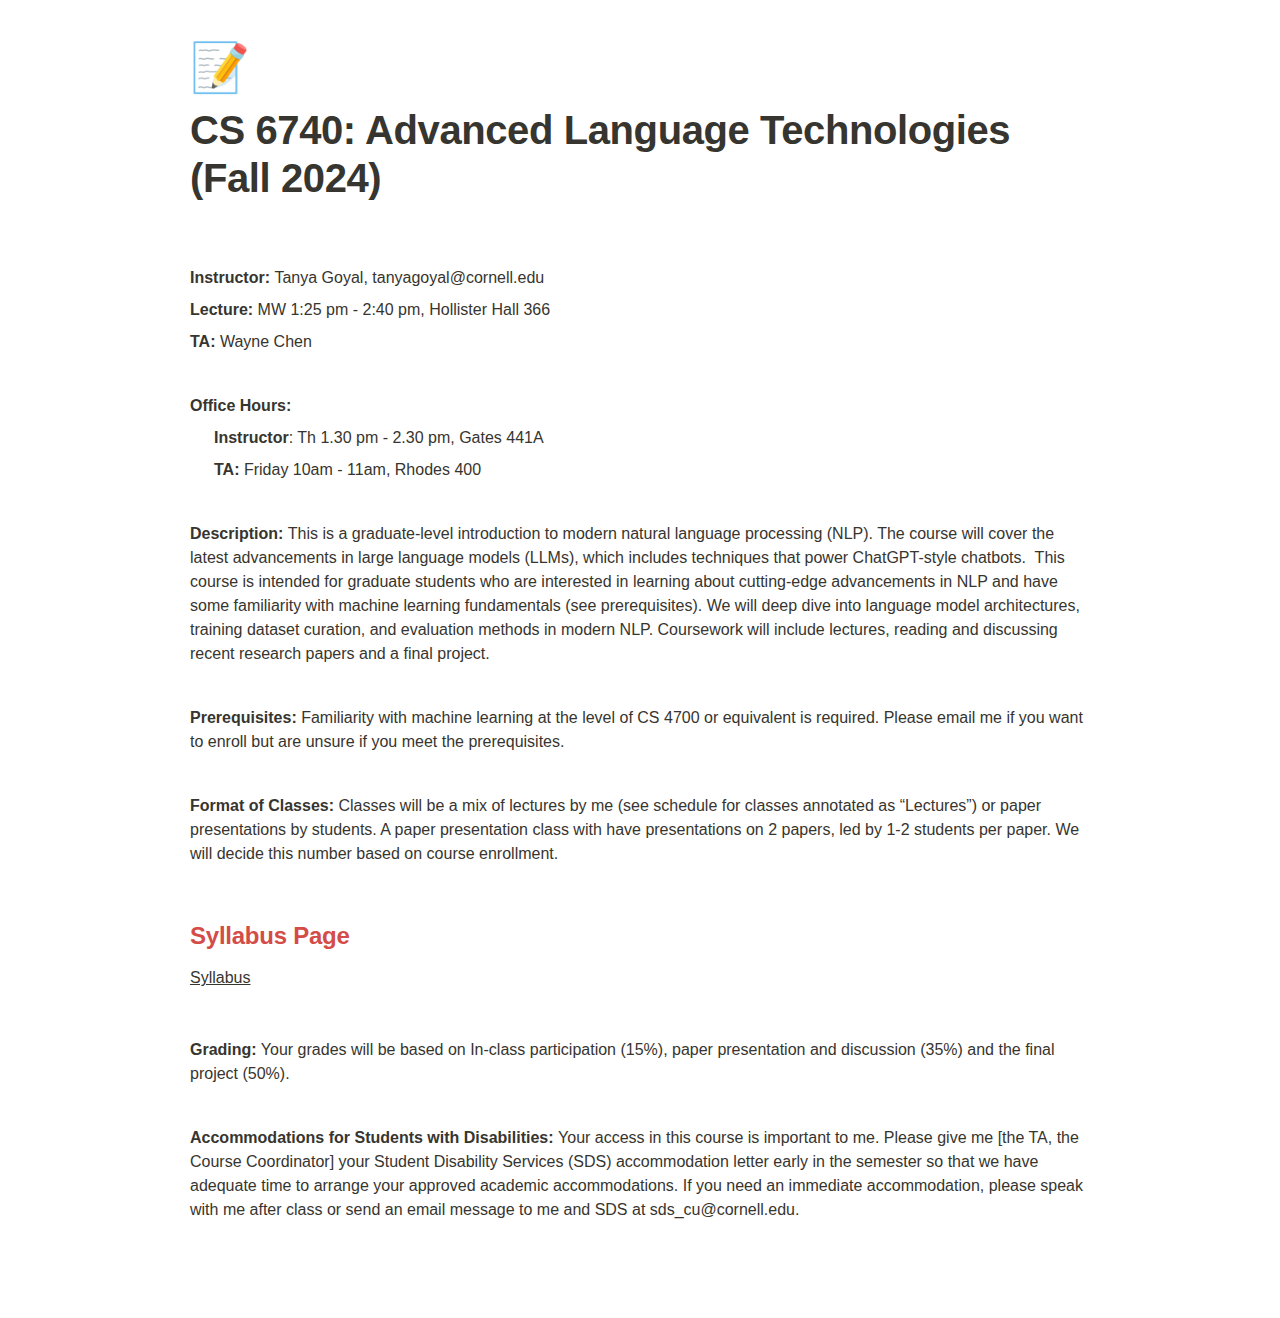
<file: teaching/fa24/fa24.html>
<html><head><meta http-equiv="Content-Type" content="text/html; charset=utf-8"/><title>CS 6740: Advanced Language Technologies (Fall 2024)</title><style>
/* cspell:disable-file */
/* webkit printing magic: print all background colors */
html {
	-webkit-print-color-adjust: exact;
}
* {
	box-sizing: border-box;
	-webkit-print-color-adjust: exact;
}

html,
body {
	margin: 0;
	padding: 0;
}
@media only screen {
	body {
		margin: 2em auto;
		max-width: 900px;
		color: rgb(55, 53, 47);
	}
}

body {
	line-height: 1.5;
	white-space: pre-wrap;
}

a,
a.visited {
	color: inherit;
	text-decoration: underline;
}

.pdf-relative-link-path {
	font-size: 80%;
	color: #444;
}

h1,
h2,
h3 {
	letter-spacing: -0.01em;
	line-height: 1.2;
	font-weight: 600;
	margin-bottom: 0;
}

.page-title {
	font-size: 2.5rem;
	font-weight: 700;
	margin-top: 0;
	margin-bottom: 0.75em;
}

h1 {
	font-size: 1.875rem;
	margin-top: 1.875rem;
}

h2 {
	font-size: 1.5rem;
	margin-top: 1.5rem;
}

h3 {
	font-size: 1.25rem;
	margin-top: 1.25rem;
}

.source {
	border: 1px solid #ddd;
	border-radius: 3px;
	padding: 1.5em;
	word-break: break-all;
}

.callout {
	border-radius: 3px;
	padding: 1rem;
}

figure {
	margin: 1.25em 0;
	page-break-inside: avoid;
}

figcaption {
	opacity: 0.5;
	font-size: 85%;
	margin-top: 0.5em;
}

mark {
	background-color: transparent;
}

.indented {
	padding-left: 1.5em;
}

hr {
	background: transparent;
	display: block;
	width: 100%;
	height: 1px;
	visibility: visible;
	border: none;
	border-bottom: 1px solid rgba(55, 53, 47, 0.09);
}

img {
	max-width: 100%;
}

@media only print {
	img {
		max-height: 100vh;
		object-fit: contain;
	}
}

@page {
	margin: 1in;
}

.collection-content {
	font-size: 0.875rem;
}

.column-list {
	display: flex;
	justify-content: space-between;
}

.column {
	padding: 0 1em;
}

.column:first-child {
	padding-left: 0;
}

.column:last-child {
	padding-right: 0;
}

.table_of_contents-item {
	display: block;
	font-size: 0.875rem;
	line-height: 1.3;
	padding: 0.125rem;
}

.table_of_contents-indent-1 {
	margin-left: 1.5rem;
}

.table_of_contents-indent-2 {
	margin-left: 3rem;
}

.table_of_contents-indent-3 {
	margin-left: 4.5rem;
}

.table_of_contents-link {
	text-decoration: none;
	opacity: 0.7;
	border-bottom: 1px solid rgba(55, 53, 47, 0.18);
}

table,
th,
td {
	border: 1px solid rgba(55, 53, 47, 0.09);
	border-collapse: collapse;
}

table {
	border-left: none;
	border-right: none;
}

th,
td {
	font-weight: normal;
	padding: 0.25em 0.5em;
	line-height: 1.5;
	min-height: 1.5em;
	text-align: left;
}

th {
	color: rgba(55, 53, 47, 0.6);
}

ol,
ul {
	margin: 0;
	margin-block-start: 0.6em;
	margin-block-end: 0.6em;
}

li > ol:first-child,
li > ul:first-child {
	margin-block-start: 0.6em;
}

ul > li {
	list-style: disc;
}

ul.to-do-list {
	padding-inline-start: 0;
}

ul.to-do-list > li {
	list-style: none;
}

.to-do-children-checked {
	text-decoration: line-through;
	opacity: 0.375;
}

ul.toggle > li {
	list-style: none;
}

ul {
	padding-inline-start: 1.7em;
}

ul > li {
	padding-left: 0.1em;
}

ol {
	padding-inline-start: 1.6em;
}

ol > li {
	padding-left: 0.2em;
}

.mono ol {
	padding-inline-start: 2em;
}

.mono ol > li {
	text-indent: -0.4em;
}

.toggle {
	padding-inline-start: 0em;
	list-style-type: none;
}

/* Indent toggle children */
.toggle > li > details {
	padding-left: 1.7em;
}

.toggle > li > details > summary {
	margin-left: -1.1em;
}

.selected-value {
	display: inline-block;
	padding: 0 0.5em;
	background: rgba(206, 205, 202, 0.5);
	border-radius: 3px;
	margin-right: 0.5em;
	margin-top: 0.3em;
	margin-bottom: 0.3em;
	white-space: nowrap;
}

.collection-title {
	display: inline-block;
	margin-right: 1em;
}

.page-description {
    margin-bottom: 2em;
}

.simple-table {
	margin-top: 1em;
	font-size: 0.875rem;
	empty-cells: show;
}
.simple-table td {
	height: 29px;
	min-width: 120px;
}

.simple-table th {
	height: 29px;
	min-width: 120px;
}

.simple-table-header-color {
	background: rgb(247, 246, 243);
	color: black;
}
.simple-table-header {
	font-weight: 500;
}

time {
	opacity: 0.5;
}

.icon {
	display: inline-block;
	max-width: 1.2em;
	max-height: 1.2em;
	text-decoration: none;
	vertical-align: text-bottom;
	margin-right: 0.5em;
}

img.icon {
	border-radius: 3px;
}

.user-icon {
	width: 1.5em;
	height: 1.5em;
	border-radius: 100%;
	margin-right: 0.5rem;
}

.user-icon-inner {
	font-size: 0.8em;
}

.text-icon {
	border: 1px solid #000;
	text-align: center;
}

.page-cover-image {
	display: block;
	object-fit: cover;
	width: 100%;
	max-height: 30vh;
}

.page-header-icon {
	font-size: 3rem;
	margin-bottom: 1rem;
}

.page-header-icon-with-cover {
	margin-top: -0.72em;
	margin-left: 0.07em;
}

.page-header-icon img {
	border-radius: 3px;
}

.link-to-page {
	margin: 1em 0;
	padding: 0;
	border: none;
	font-weight: 500;
}

p > .user {
	opacity: 0.5;
}

td > .user,
td > time {
	white-space: nowrap;
}

input[type="checkbox"] {
	transform: scale(1.5);
	margin-right: 0.6em;
	vertical-align: middle;
}

p {
	margin-top: 0.5em;
	margin-bottom: 0.5em;
}

.image {
	border: none;
	margin: 1.5em 0;
	padding: 0;
	border-radius: 0;
	text-align: center;
}

.code,
code {
	background: rgba(135, 131, 120, 0.15);
	border-radius: 3px;
	padding: 0.2em 0.4em;
	border-radius: 3px;
	font-size: 85%;
	tab-size: 2;
}

code {
	color: #eb5757;
}

.code {
	padding: 1.5em 1em;
}

.code-wrap {
	white-space: pre-wrap;
	word-break: break-all;
}

.code > code {
	background: none;
	padding: 0;
	font-size: 100%;
	color: inherit;
}

blockquote {
	font-size: 1.25em;
	margin: 1em 0;
	padding-left: 1em;
	border-left: 3px solid rgb(55, 53, 47);
}

.bookmark {
	text-decoration: none;
	max-height: 8em;
	padding: 0;
	display: flex;
	width: 100%;
	align-items: stretch;
}

.bookmark-title {
	font-size: 0.85em;
	overflow: hidden;
	text-overflow: ellipsis;
	height: 1.75em;
	white-space: nowrap;
}

.bookmark-text {
	display: flex;
	flex-direction: column;
}

.bookmark-info {
	flex: 4 1 180px;
	padding: 12px 14px 14px;
	display: flex;
	flex-direction: column;
	justify-content: space-between;
}

.bookmark-image {
	width: 33%;
	flex: 1 1 180px;
	display: block;
	position: relative;
	object-fit: cover;
	border-radius: 1px;
}

.bookmark-description {
	color: rgba(55, 53, 47, 0.6);
	font-size: 0.75em;
	overflow: hidden;
	max-height: 4.5em;
	word-break: break-word;
}

.bookmark-href {
	font-size: 0.75em;
	margin-top: 0.25em;
}

.sans { font-family: ui-sans-serif, -apple-system, BlinkMacSystemFont, "Segoe UI Variable Display", "Segoe UI", Helvetica, "Apple Color Emoji", Arial, sans-serif, "Segoe UI Emoji", "Segoe UI Symbol"; }
.code { font-family: "SFMono-Regular", Menlo, Consolas, "PT Mono", "Liberation Mono", Courier, monospace; }
.serif { font-family: Lyon-Text, Georgia, ui-serif, serif; }
.mono { font-family: iawriter-mono, Nitti, Menlo, Courier, monospace; }
.pdf .sans { font-family: Inter, ui-sans-serif, -apple-system, BlinkMacSystemFont, "Segoe UI Variable Display", "Segoe UI", Helvetica, "Apple Color Emoji", Arial, sans-serif, "Segoe UI Emoji", "Segoe UI Symbol", 'Twemoji', 'Noto Color Emoji', 'Noto Sans CJK JP'; }
.pdf:lang(zh-CN) .sans { font-family: Inter, ui-sans-serif, -apple-system, BlinkMacSystemFont, "Segoe UI Variable Display", "Segoe UI", Helvetica, "Apple Color Emoji", Arial, sans-serif, "Segoe UI Emoji", "Segoe UI Symbol", 'Twemoji', 'Noto Color Emoji', 'Noto Sans CJK SC'; }
.pdf:lang(zh-TW) .sans { font-family: Inter, ui-sans-serif, -apple-system, BlinkMacSystemFont, "Segoe UI Variable Display", "Segoe UI", Helvetica, "Apple Color Emoji", Arial, sans-serif, "Segoe UI Emoji", "Segoe UI Symbol", 'Twemoji', 'Noto Color Emoji', 'Noto Sans CJK TC'; }
.pdf:lang(ko-KR) .sans { font-family: Inter, ui-sans-serif, -apple-system, BlinkMacSystemFont, "Segoe UI Variable Display", "Segoe UI", Helvetica, "Apple Color Emoji", Arial, sans-serif, "Segoe UI Emoji", "Segoe UI Symbol", 'Twemoji', 'Noto Color Emoji', 'Noto Sans CJK KR'; }
.pdf .code { font-family: Source Code Pro, "SFMono-Regular", Menlo, Consolas, "PT Mono", "Liberation Mono", Courier, monospace, 'Twemoji', 'Noto Color Emoji', 'Noto Sans Mono CJK JP'; }
.pdf:lang(zh-CN) .code { font-family: Source Code Pro, "SFMono-Regular", Menlo, Consolas, "PT Mono", "Liberation Mono", Courier, monospace, 'Twemoji', 'Noto Color Emoji', 'Noto Sans Mono CJK SC'; }
.pdf:lang(zh-TW) .code { font-family: Source Code Pro, "SFMono-Regular", Menlo, Consolas, "PT Mono", "Liberation Mono", Courier, monospace, 'Twemoji', 'Noto Color Emoji', 'Noto Sans Mono CJK TC'; }
.pdf:lang(ko-KR) .code { font-family: Source Code Pro, "SFMono-Regular", Menlo, Consolas, "PT Mono", "Liberation Mono", Courier, monospace, 'Twemoji', 'Noto Color Emoji', 'Noto Sans Mono CJK KR'; }
.pdf .serif { font-family: PT Serif, Lyon-Text, Georgia, ui-serif, serif, 'Twemoji', 'Noto Color Emoji', 'Noto Serif CJK JP'; }
.pdf:lang(zh-CN) .serif { font-family: PT Serif, Lyon-Text, Georgia, ui-serif, serif, 'Twemoji', 'Noto Color Emoji', 'Noto Serif CJK SC'; }
.pdf:lang(zh-TW) .serif { font-family: PT Serif, Lyon-Text, Georgia, ui-serif, serif, 'Twemoji', 'Noto Color Emoji', 'Noto Serif CJK TC'; }
.pdf:lang(ko-KR) .serif { font-family: PT Serif, Lyon-Text, Georgia, ui-serif, serif, 'Twemoji', 'Noto Color Emoji', 'Noto Serif CJK KR'; }
.pdf .mono { font-family: PT Mono, iawriter-mono, Nitti, Menlo, Courier, monospace, 'Twemoji', 'Noto Color Emoji', 'Noto Sans Mono CJK JP'; }
.pdf:lang(zh-CN) .mono { font-family: PT Mono, iawriter-mono, Nitti, Menlo, Courier, monospace, 'Twemoji', 'Noto Color Emoji', 'Noto Sans Mono CJK SC'; }
.pdf:lang(zh-TW) .mono { font-family: PT Mono, iawriter-mono, Nitti, Menlo, Courier, monospace, 'Twemoji', 'Noto Color Emoji', 'Noto Sans Mono CJK TC'; }
.pdf:lang(ko-KR) .mono { font-family: PT Mono, iawriter-mono, Nitti, Menlo, Courier, monospace, 'Twemoji', 'Noto Color Emoji', 'Noto Sans Mono CJK KR'; }
.highlight-default {
	color: rgba(55, 53, 47, 1);
}
.highlight-gray {
	color: rgba(120, 119, 116, 1);
	fill: rgba(120, 119, 116, 1);
}
.highlight-brown {
	color: rgba(159, 107, 83, 1);
	fill: rgba(159, 107, 83, 1);
}
.highlight-orange {
	color: rgba(217, 115, 13, 1);
	fill: rgba(217, 115, 13, 1);
}
.highlight-yellow {
	color: rgba(203, 145, 47, 1);
	fill: rgba(203, 145, 47, 1);
}
.highlight-teal {
	color: rgba(68, 131, 97, 1);
	fill: rgba(68, 131, 97, 1);
}
.highlight-blue {
	color: rgba(51, 126, 169, 1);
	fill: rgba(51, 126, 169, 1);
}
.highlight-purple {
	color: rgba(144, 101, 176, 1);
	fill: rgba(144, 101, 176, 1);
}
.highlight-pink {
	color: rgba(193, 76, 138, 1);
	fill: rgba(193, 76, 138, 1);
}
.highlight-red {
	color: rgba(212, 76, 71, 1);
	fill: rgba(212, 76, 71, 1);
}
.highlight-default_background {
	color: rgba(55, 53, 47, 1);
}
.highlight-gray_background {
	background: rgba(241, 241, 239, 1);
}
.highlight-brown_background {
	background: rgba(244, 238, 238, 1);
}
.highlight-orange_background {
	background: rgba(251, 236, 221, 1);
}
.highlight-yellow_background {
	background: rgba(251, 237, 214, 1);
}
.highlight-teal_background {
	background: rgba(237, 243, 236, 1);
}
.highlight-blue_background {
	background: rgba(231, 243, 248, 1);
}
.highlight-purple_background {
	background: rgba(244, 240, 247, 0.8);
}
.highlight-pink_background {
	background: rgba(249, 238, 243, 0.8);
}
.highlight-red_background {
	background: rgba(253, 235, 236, 1);
}
.block-color-default {
	color: inherit;
	fill: inherit;
}
.block-color-gray {
	color: rgba(120, 119, 116, 1);
	fill: rgba(120, 119, 116, 1);
}
.block-color-brown {
	color: rgba(159, 107, 83, 1);
	fill: rgba(159, 107, 83, 1);
}
.block-color-orange {
	color: rgba(217, 115, 13, 1);
	fill: rgba(217, 115, 13, 1);
}
.block-color-yellow {
	color: rgba(203, 145, 47, 1);
	fill: rgba(203, 145, 47, 1);
}
.block-color-teal {
	color: rgba(68, 131, 97, 1);
	fill: rgba(68, 131, 97, 1);
}
.block-color-blue {
	color: rgba(51, 126, 169, 1);
	fill: rgba(51, 126, 169, 1);
}
.block-color-purple {
	color: rgba(144, 101, 176, 1);
	fill: rgba(144, 101, 176, 1);
}
.block-color-pink {
	color: rgba(193, 76, 138, 1);
	fill: rgba(193, 76, 138, 1);
}
.block-color-red {
	color: rgba(212, 76, 71, 1);
	fill: rgba(212, 76, 71, 1);
}
.block-color-default_background {
	color: inherit;
	fill: inherit;
}
.block-color-gray_background {
	background: rgba(241, 241, 239, 1);
}
.block-color-brown_background {
	background: rgba(244, 238, 238, 1);
}
.block-color-orange_background {
	background: rgba(251, 236, 221, 1);
}
.block-color-yellow_background {
	background: rgba(251, 237, 214, 1);
}
.block-color-teal_background {
	background: rgba(237, 243, 236, 1);
}
.block-color-blue_background {
	background: rgba(231, 243, 248, 1);
}
.block-color-purple_background {
	background: rgba(244, 240, 247, 0.8);
}
.block-color-pink_background {
	background: rgba(249, 238, 243, 0.8);
}
.block-color-red_background {
	background: rgba(253, 235, 236, 1);
}
.select-value-color-uiBlue { background-color: rgba(35, 131, 226, .07); }
.select-value-color-pink { background-color: rgba(245, 224, 233, 1); }
.select-value-color-purple { background-color: rgba(232, 222, 238, 1); }
.select-value-color-green { background-color: rgba(219, 237, 219, 1); }
.select-value-color-gray { background-color: rgba(227, 226, 224, 1); }
.select-value-color-transparentGray { background-color: rgba(227, 226, 224, 0); }
.select-value-color-translucentGray { background-color: rgba(0, 0, 0, 0.06); }
.select-value-color-orange { background-color: rgba(250, 222, 201, 1); }
.select-value-color-brown { background-color: rgba(238, 224, 218, 1); }
.select-value-color-red { background-color: rgba(255, 226, 221, 1); }
.select-value-color-yellow { background-color: rgba(249, 228, 188, 1); }
.select-value-color-blue { background-color: rgba(211, 229, 239, 1); }
.select-value-color-pageGlass { background-color: undefined; }
.select-value-color-washGlass { background-color: undefined; }

.checkbox {
	display: inline-flex;
	vertical-align: text-bottom;
	width: 16;
	height: 16;
	background-size: 16px;
	margin-left: 2px;
	margin-right: 5px;
}

.checkbox-on {
	background-image: url("data:image/svg+xml;charset=UTF-8,%3Csvg%20width%3D%2216%22%20height%3D%2216%22%20viewBox%3D%220%200%2016%2016%22%20fill%3D%22none%22%20xmlns%3D%22http%3A%2F%2Fwww.w3.org%2F2000%2Fsvg%22%3E%0A%3Crect%20width%3D%2216%22%20height%3D%2216%22%20fill%3D%22%2358A9D7%22%2F%3E%0A%3Cpath%20d%3D%22M6.71429%2012.2852L14%204.9995L12.7143%203.71436L6.71429%209.71378L3.28571%206.2831L2%207.57092L6.71429%2012.2852Z%22%20fill%3D%22white%22%2F%3E%0A%3C%2Fsvg%3E");
}

.checkbox-off {
	background-image: url("data:image/svg+xml;charset=UTF-8,%3Csvg%20width%3D%2216%22%20height%3D%2216%22%20viewBox%3D%220%200%2016%2016%22%20fill%3D%22none%22%20xmlns%3D%22http%3A%2F%2Fwww.w3.org%2F2000%2Fsvg%22%3E%0A%3Crect%20x%3D%220.75%22%20y%3D%220.75%22%20width%3D%2214.5%22%20height%3D%2214.5%22%20fill%3D%22white%22%20stroke%3D%22%2336352F%22%20stroke-width%3D%221.5%22%2F%3E%0A%3C%2Fsvg%3E");
}
	
</style></head><body><article id="cb32ab55-1290-4172-a6dc-c0a22d332bfc" class="page sans"><header><div class="page-header-icon undefined"><span class="icon">📝</span></div><h1 class="page-title">CS 6740: Advanced Language Technologies (Fall 2024)</h1><p class="page-description"></p></header><div class="page-body"><p id="4627c715-9570-4848-8f8c-beedaa58909b" class="">
</p><p id="be824d76-adff-4a84-a53e-9bbd4edf3e25" class=""><strong>Instructor: </strong>Tanya Goyal, tanyagoyal@cornell.edu</p><p id="7bbe2d12-a65c-4783-b5b8-4b6247e7daaa" class=""><strong>Lecture: </strong>MW 1:25 pm - 2:40 pm, Hollister Hall 366</p><p id="f5633ad8-4d89-4b9a-bc56-b6771e2b63ae" class=""><strong>TA: </strong>Wayne Chen</p><p id="a20e8ed1-ed79-4e74-9119-0c886b0f1e01" class="">
</p><p id="4bf7c033-b954-4a7d-9379-f9442912e948" class=""><strong>Office Hours: </strong><div class="indented"><p id="24c264ce-7fcb-44de-88a6-97ce0149bf84" class=""><strong>Instructor</strong>: Th 1.30 pm - 2.30 pm, Gates 441A</p><p id="90545773-8a9a-4fa8-8076-c017ba3e2990" class=""><strong>TA: </strong>Friday 10am - 11am, Rhodes 400 </p></div></p><p id="85cddc66-2dee-476b-9878-fae21282a50c" class="">
</p><p id="bd3b929b-ace2-4480-8b65-b624ea2ffba2" class=""><strong>Description: </strong>This is a graduate-level introduction to modern natural language processing (NLP). The course will cover the latest advancements in large language models (LLMs), which includes techniques that power ChatGPT-style chatbots.  This course is intended for graduate students who are interested in learning about cutting-edge advancements in NLP and have some familiarity with machine learning fundamentals (see prerequisites). We will deep dive into language model architectures, training dataset curation, and evaluation methods in modern NLP. Coursework will include lectures, reading and discussing recent research papers and a final project. </p><p id="436449e7-21bd-4bb1-9e86-034988454410" class="">
</p><p id="fab6cdbe-c01c-4bf7-82fd-95bca84dafbf" class=""><strong>Prerequisites: </strong>Familiarity with machine learning at the level of CS 4700 or equivalent is required. Please email me if you want to enroll but are unsure if you meet the prerequisites.</p><p id="dd2cd812-a38a-4595-a91d-34eb64b57b8b" class="">
</p><p id="54f40bdb-e37b-4d7d-a38a-259b4f7714e2" class=""><strong>Format of Classes: </strong>Classes will be a mix of lectures by me (see schedule for classes annotated as “Lectures”) or paper presentations by students. A paper presentation class with have presentations on 2 papers, led by 1-2 students per paper. We will decide this number based on course enrollment. </p><p id="e7a42f8c-2515-4d8c-83e5-96e1a72ba96d" class="">
</p><h2 id="c67c68d1-522f-464c-9ecb-922d511d6f95" class=""><mark class="highlight-red">Syllabus Page</mark></h2><figure id="57a9a069-52f7-491b-9946-98f2c07d6f5f" class="link-to-page"><a href="syllabus.html">Syllabus</a></figure><p id="1c26a38e-d598-4ce4-bbf9-2fe909b27d78" class="">
</p><p id="88256896-5c2d-4ae6-8037-e56016d2949b" class=""><strong>Grading:</strong> Your grades will be based on In-class participation (15%), paper presentation and discussion (35%) and the final project (50%).</p><p id="07ddadcb-fc3d-464e-ac61-c613b3e66d57" class="">
</p><p id="3949588f-78d0-4ff5-8f28-03235a8f2f07" class=""><strong>Accommodations for Students with Disabilities: </strong>Your access in this course is important to me. Please give me [the TA, the Course Coordinator] your Student Disability Services (SDS) accommodation letter early in the semester so that we have adequate time to arrange your approved academic accommodations. If you need an immediate accommodation, please speak with me after class or send an email message to me and SDS at sds_cu@cornell.edu.</p><p id="014b1d7e-2990-4e7a-a13c-20c7bc0ea0d4" class="">
</p><p id="fa0aff29-7925-4254-add9-d95481b79a6f" class="">
</p></div></article><span class="sans" style="font-size:14px;padding-top:2em"></span></body></html>
</file>
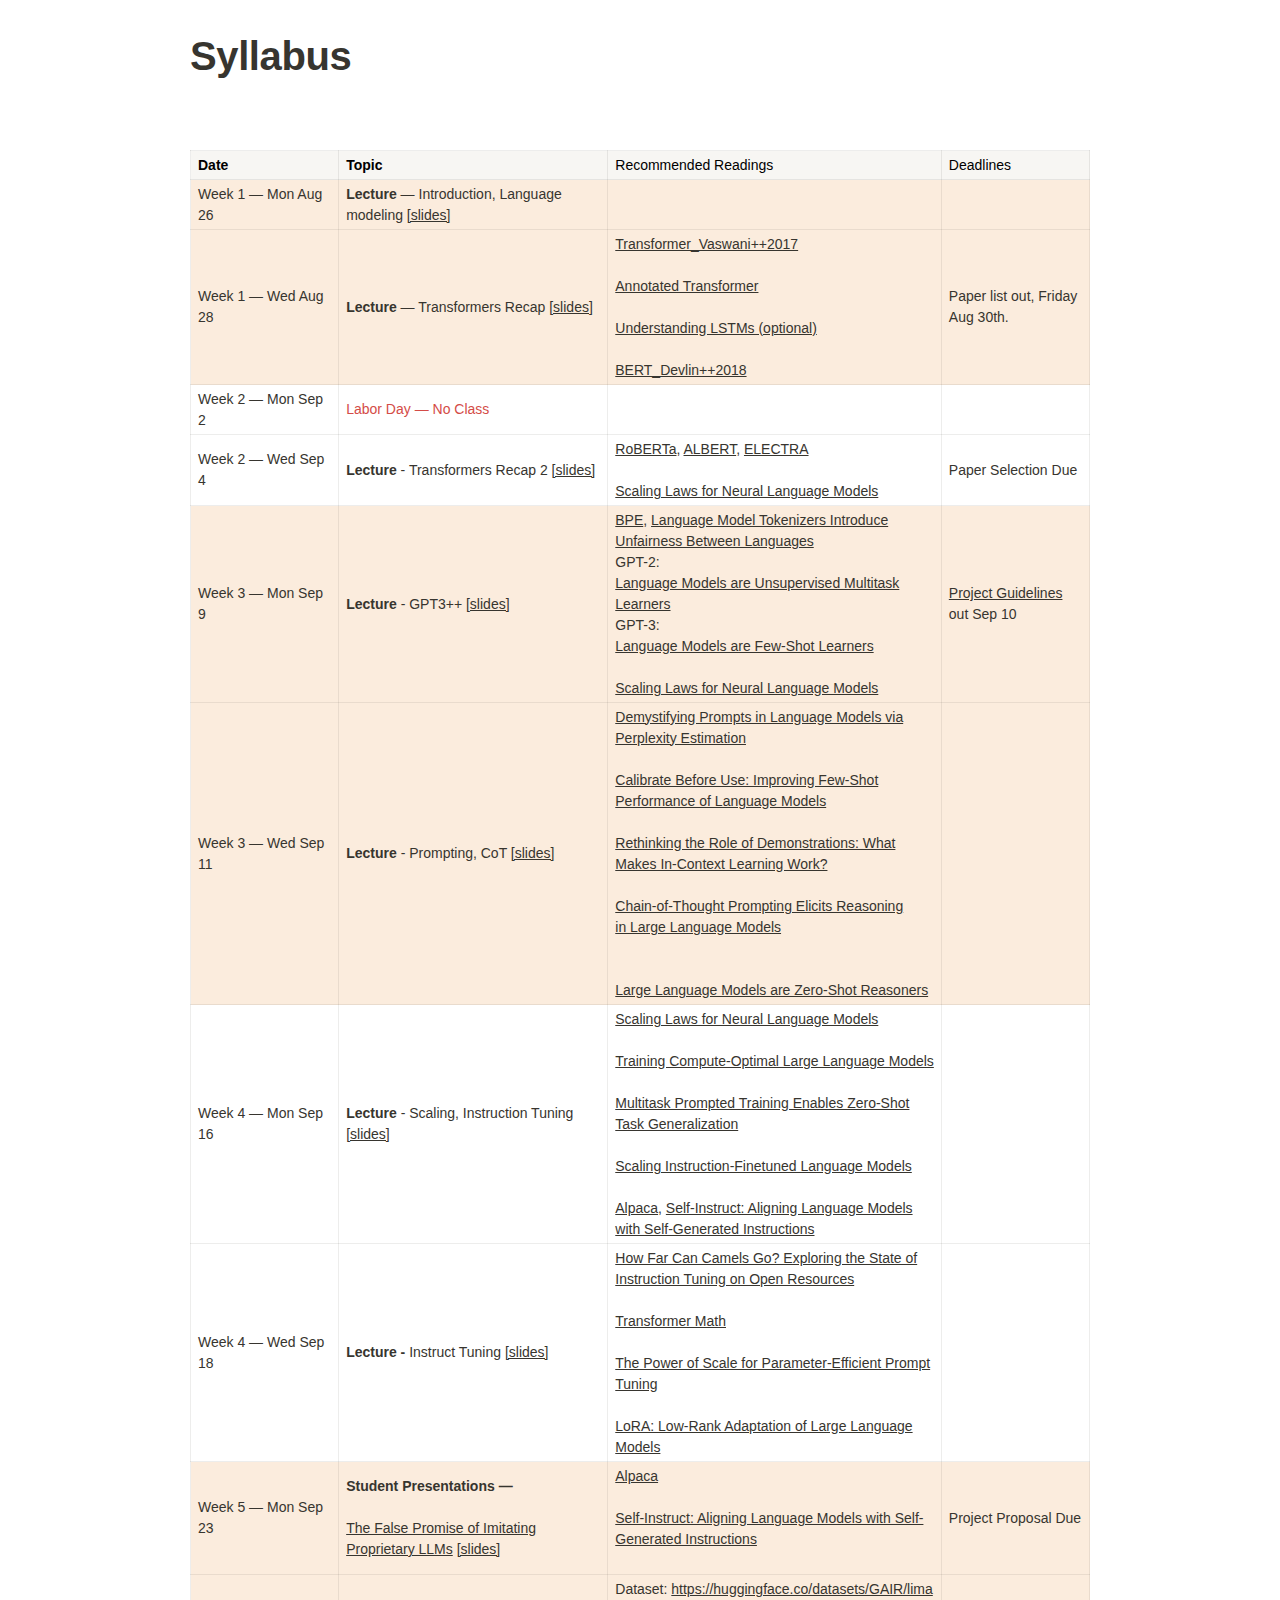
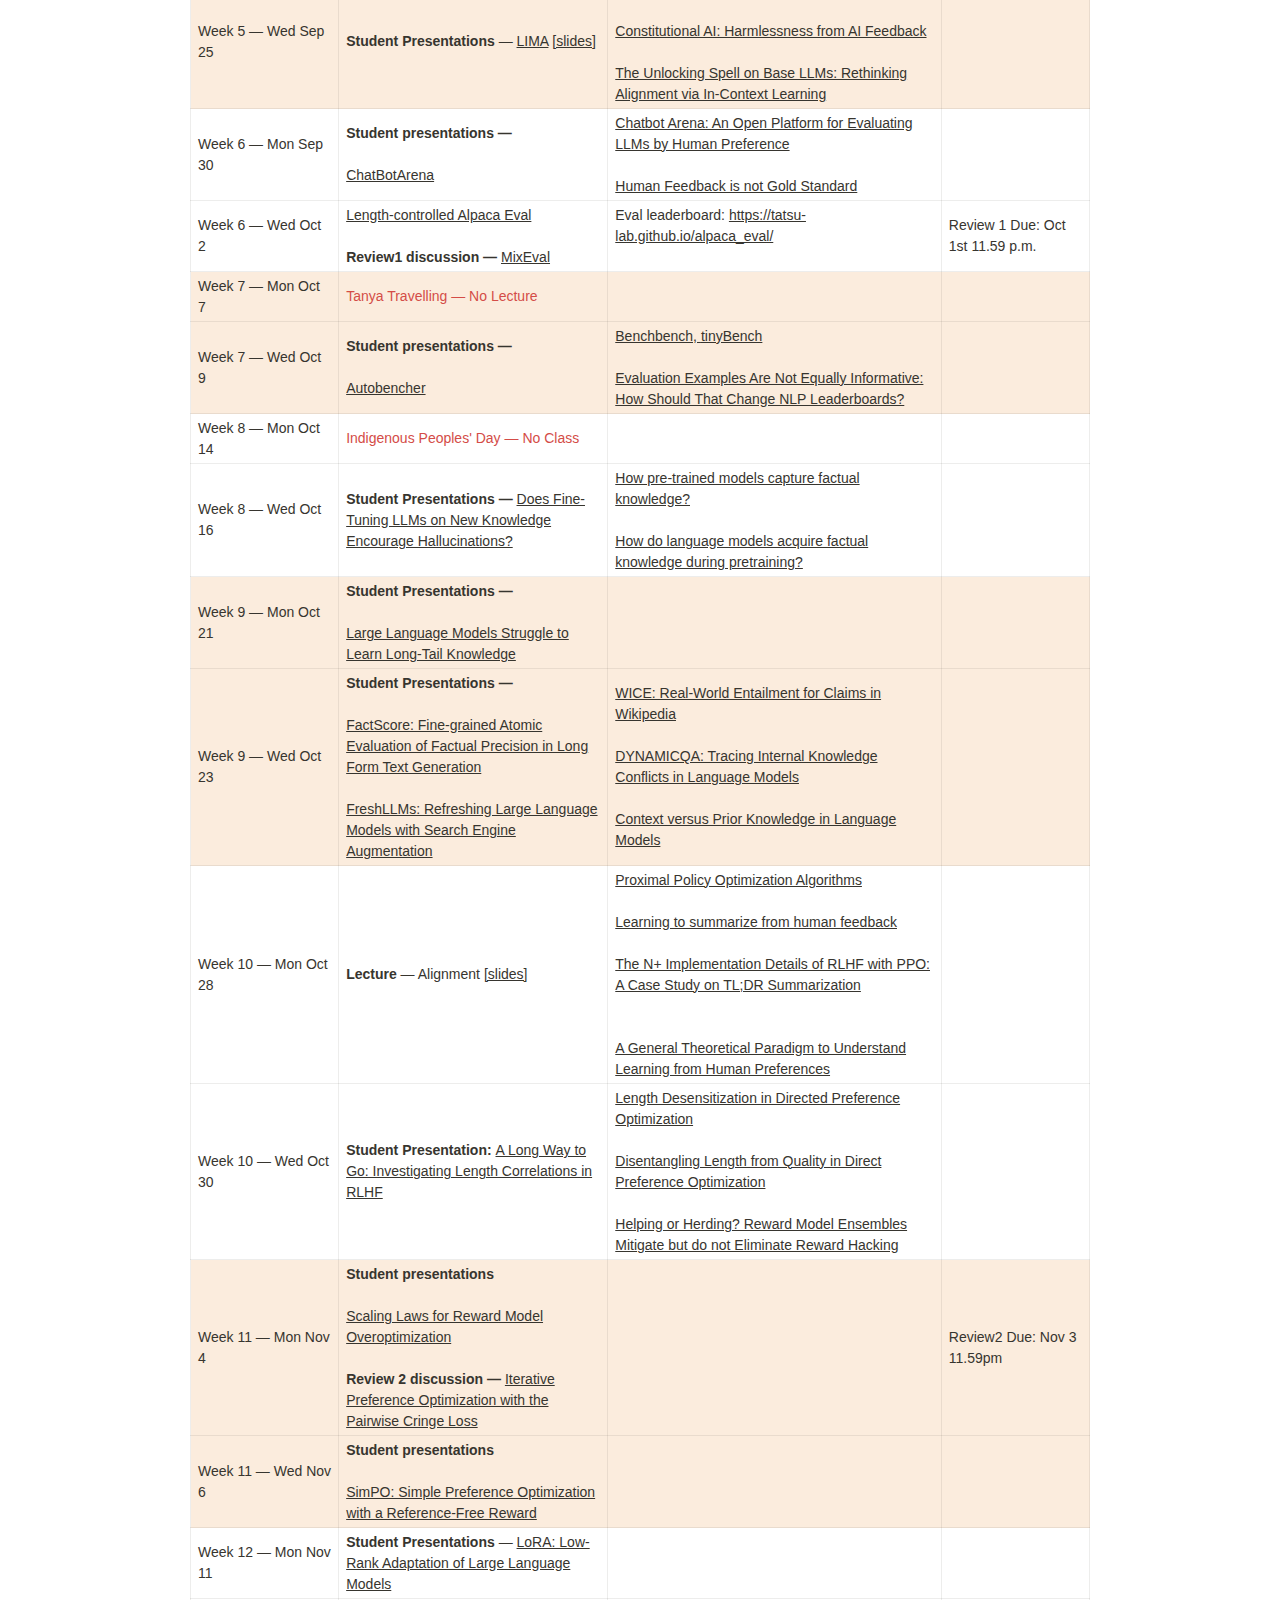
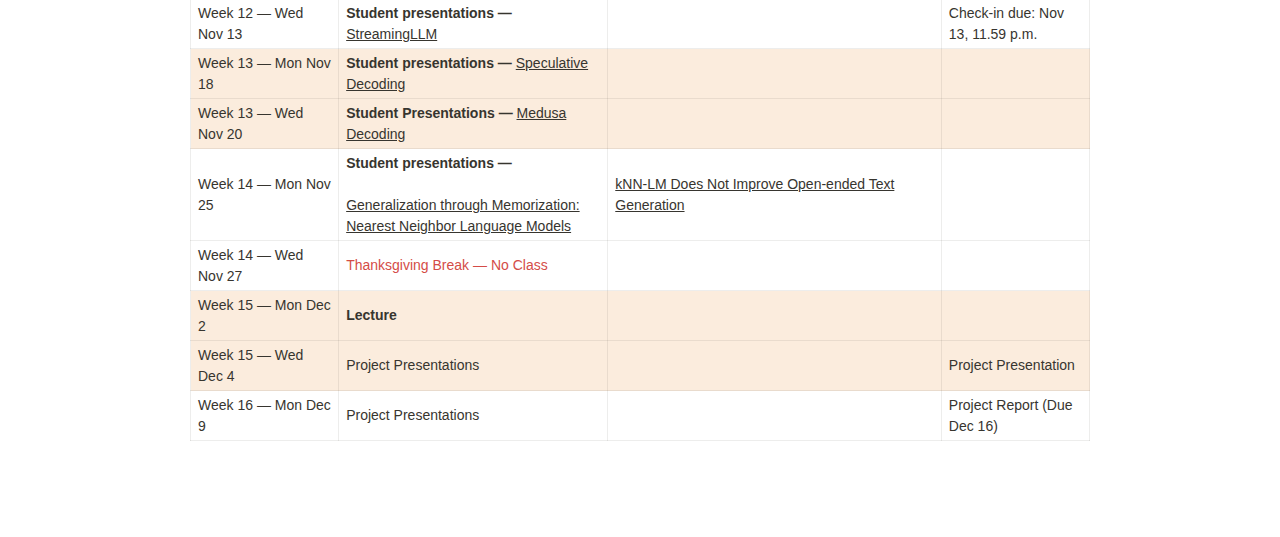
<file: teaching/fa24/syllabus.html>
<html><head><meta http-equiv="Content-Type" content="text/html; charset=utf-8"/><title>Syllabus</title><style>
/* cspell:disable-file */
/* webkit printing magic: print all background colors */
html {
	-webkit-print-color-adjust: exact;
}
* {
	box-sizing: border-box;
	-webkit-print-color-adjust: exact;
}

html,
body {
	margin: 0;
	padding: 0;
}
@media only screen {
	body {
		margin: 2em auto;
		max-width: 900px;
		color: rgb(55, 53, 47);
	}
}

body {
	line-height: 1.5;
	white-space: pre-wrap;
}

a,
a.visited {
	color: inherit;
	text-decoration: underline;
}

.pdf-relative-link-path {
	font-size: 80%;
	color: #444;
}

h1,
h2,
h3 {
	letter-spacing: -0.01em;
	line-height: 1.2;
	font-weight: 600;
	margin-bottom: 0;
}

.page-title {
	font-size: 2.5rem;
	font-weight: 700;
	margin-top: 0;
	margin-bottom: 0.75em;
}

h1 {
	font-size: 1.875rem;
	margin-top: 1.875rem;
}

h2 {
	font-size: 1.5rem;
	margin-top: 1.5rem;
}

h3 {
	font-size: 1.25rem;
	margin-top: 1.25rem;
}

.source {
	border: 1px solid #ddd;
	border-radius: 3px;
	padding: 1.5em;
	word-break: break-all;
}

.callout {
	border-radius: 3px;
	padding: 1rem;
}

figure {
	margin: 1.25em 0;
	page-break-inside: avoid;
}

figcaption {
	opacity: 0.5;
	font-size: 85%;
	margin-top: 0.5em;
}

mark {
	background-color: transparent;
}

.indented {
	padding-left: 1.5em;
}

hr {
	background: transparent;
	display: block;
	width: 100%;
	height: 1px;
	visibility: visible;
	border: none;
	border-bottom: 1px solid rgba(55, 53, 47, 0.09);
}

img {
	max-width: 100%;
}

@media only print {
	img {
		max-height: 100vh;
		object-fit: contain;
	}
}

@page {
	margin: 1in;
}

.collection-content {
	font-size: 0.875rem;
}

.column-list {
	display: flex;
	justify-content: space-between;
}

.column {
	padding: 0 1em;
}

.column:first-child {
	padding-left: 0;
}

.column:last-child {
	padding-right: 0;
}

.table_of_contents-item {
	display: block;
	font-size: 0.875rem;
	line-height: 1.3;
	padding: 0.125rem;
}

.table_of_contents-indent-1 {
	margin-left: 1.5rem;
}

.table_of_contents-indent-2 {
	margin-left: 3rem;
}

.table_of_contents-indent-3 {
	margin-left: 4.5rem;
}

.table_of_contents-link {
	text-decoration: none;
	opacity: 0.7;
	border-bottom: 1px solid rgba(55, 53, 47, 0.18);
}

table,
th,
td {
	border: 1px solid rgba(55, 53, 47, 0.09);
	border-collapse: collapse;
}

table {
	border-left: none;
	border-right: none;
}

th,
td {
	font-weight: normal;
	padding: 0.25em 0.5em;
	line-height: 1.5;
	min-height: 1.5em;
	text-align: left;
}

th {
	color: rgba(55, 53, 47, 0.6);
}

ol,
ul {
	margin: 0;
	margin-block-start: 0.6em;
	margin-block-end: 0.6em;
}

li > ol:first-child,
li > ul:first-child {
	margin-block-start: 0.6em;
}

ul > li {
	list-style: disc;
}

ul.to-do-list {
	padding-inline-start: 0;
}

ul.to-do-list > li {
	list-style: none;
}

.to-do-children-checked {
	text-decoration: line-through;
	opacity: 0.375;
}

ul.toggle > li {
	list-style: none;
}

ul {
	padding-inline-start: 1.7em;
}

ul > li {
	padding-left: 0.1em;
}

ol {
	padding-inline-start: 1.6em;
}

ol > li {
	padding-left: 0.2em;
}

.mono ol {
	padding-inline-start: 2em;
}

.mono ol > li {
	text-indent: -0.4em;
}

.toggle {
	padding-inline-start: 0em;
	list-style-type: none;
}

/* Indent toggle children */
.toggle > li > details {
	padding-left: 1.7em;
}

.toggle > li > details > summary {
	margin-left: -1.1em;
}

.selected-value {
	display: inline-block;
	padding: 0 0.5em;
	background: rgba(206, 205, 202, 0.5);
	border-radius: 3px;
	margin-right: 0.5em;
	margin-top: 0.3em;
	margin-bottom: 0.3em;
	white-space: nowrap;
}

.collection-title {
	display: inline-block;
	margin-right: 1em;
}

.page-description {
    margin-bottom: 2em;
}

.simple-table {
	margin-top: 1em;
	font-size: 0.875rem;
	empty-cells: show;
}
.simple-table td {
	height: 29px;
	min-width: 120px;
}

.simple-table th {
	height: 29px;
	min-width: 120px;
}

.simple-table-header-color {
	background: rgb(247, 246, 243);
	color: black;
}
.simple-table-header {
	font-weight: 500;
}

time {
	opacity: 0.5;
}

.icon {
	display: inline-block;
	max-width: 1.2em;
	max-height: 1.2em;
	text-decoration: none;
	vertical-align: text-bottom;
	margin-right: 0.5em;
}

img.icon {
	border-radius: 3px;
}

.user-icon {
	width: 1.5em;
	height: 1.5em;
	border-radius: 100%;
	margin-right: 0.5rem;
}

.user-icon-inner {
	font-size: 0.8em;
}

.text-icon {
	border: 1px solid #000;
	text-align: center;
}

.page-cover-image {
	display: block;
	object-fit: cover;
	width: 100%;
	max-height: 30vh;
}

.page-header-icon {
	font-size: 3rem;
	margin-bottom: 1rem;
}

.page-header-icon-with-cover {
	margin-top: -0.72em;
	margin-left: 0.07em;
}

.page-header-icon img {
	border-radius: 3px;
}

.link-to-page {
	margin: 1em 0;
	padding: 0;
	border: none;
	font-weight: 500;
}

p > .user {
	opacity: 0.5;
}

td > .user,
td > time {
	white-space: nowrap;
}

input[type="checkbox"] {
	transform: scale(1.5);
	margin-right: 0.6em;
	vertical-align: middle;
}

p {
	margin-top: 0.5em;
	margin-bottom: 0.5em;
}

.image {
	border: none;
	margin: 1.5em 0;
	padding: 0;
	border-radius: 0;
	text-align: center;
}

.code,
code {
	background: rgba(135, 131, 120, 0.15);
	border-radius: 3px;
	padding: 0.2em 0.4em;
	border-radius: 3px;
	font-size: 85%;
	tab-size: 2;
}

code {
	color: #eb5757;
}

.code {
	padding: 1.5em 1em;
}

.code-wrap {
	white-space: pre-wrap;
	word-break: break-all;
}

.code > code {
	background: none;
	padding: 0;
	font-size: 100%;
	color: inherit;
}

blockquote {
	font-size: 1.25em;
	margin: 1em 0;
	padding-left: 1em;
	border-left: 3px solid rgb(55, 53, 47);
}

.bookmark {
	text-decoration: none;
	max-height: 8em;
	padding: 0;
	display: flex;
	width: 100%;
	align-items: stretch;
}

.bookmark-title {
	font-size: 0.85em;
	overflow: hidden;
	text-overflow: ellipsis;
	height: 1.75em;
	white-space: nowrap;
}

.bookmark-text {
	display: flex;
	flex-direction: column;
}

.bookmark-info {
	flex: 4 1 180px;
	padding: 12px 14px 14px;
	display: flex;
	flex-direction: column;
	justify-content: space-between;
}

.bookmark-image {
	width: 33%;
	flex: 1 1 180px;
	display: block;
	position: relative;
	object-fit: cover;
	border-radius: 1px;
}

.bookmark-description {
	color: rgba(55, 53, 47, 0.6);
	font-size: 0.75em;
	overflow: hidden;
	max-height: 4.5em;
	word-break: break-word;
}

.bookmark-href {
	font-size: 0.75em;
	margin-top: 0.25em;
}

.sans { font-family: ui-sans-serif, -apple-system, BlinkMacSystemFont, "Segoe UI Variable Display", "Segoe UI", Helvetica, "Apple Color Emoji", Arial, sans-serif, "Segoe UI Emoji", "Segoe UI Symbol"; }
.code { font-family: "SFMono-Regular", Menlo, Consolas, "PT Mono", "Liberation Mono", Courier, monospace; }
.serif { font-family: Lyon-Text, Georgia, ui-serif, serif; }
.mono { font-family: iawriter-mono, Nitti, Menlo, Courier, monospace; }
.pdf .sans { font-family: Inter, ui-sans-serif, -apple-system, BlinkMacSystemFont, "Segoe UI Variable Display", "Segoe UI", Helvetica, "Apple Color Emoji", Arial, sans-serif, "Segoe UI Emoji", "Segoe UI Symbol", 'Twemoji', 'Noto Color Emoji', 'Noto Sans CJK JP'; }
.pdf:lang(zh-CN) .sans { font-family: Inter, ui-sans-serif, -apple-system, BlinkMacSystemFont, "Segoe UI Variable Display", "Segoe UI", Helvetica, "Apple Color Emoji", Arial, sans-serif, "Segoe UI Emoji", "Segoe UI Symbol", 'Twemoji', 'Noto Color Emoji', 'Noto Sans CJK SC'; }
.pdf:lang(zh-TW) .sans { font-family: Inter, ui-sans-serif, -apple-system, BlinkMacSystemFont, "Segoe UI Variable Display", "Segoe UI", Helvetica, "Apple Color Emoji", Arial, sans-serif, "Segoe UI Emoji", "Segoe UI Symbol", 'Twemoji', 'Noto Color Emoji', 'Noto Sans CJK TC'; }
.pdf:lang(ko-KR) .sans { font-family: Inter, ui-sans-serif, -apple-system, BlinkMacSystemFont, "Segoe UI Variable Display", "Segoe UI", Helvetica, "Apple Color Emoji", Arial, sans-serif, "Segoe UI Emoji", "Segoe UI Symbol", 'Twemoji', 'Noto Color Emoji', 'Noto Sans CJK KR'; }
.pdf .code { font-family: Source Code Pro, "SFMono-Regular", Menlo, Consolas, "PT Mono", "Liberation Mono", Courier, monospace, 'Twemoji', 'Noto Color Emoji', 'Noto Sans Mono CJK JP'; }
.pdf:lang(zh-CN) .code { font-family: Source Code Pro, "SFMono-Regular", Menlo, Consolas, "PT Mono", "Liberation Mono", Courier, monospace, 'Twemoji', 'Noto Color Emoji', 'Noto Sans Mono CJK SC'; }
.pdf:lang(zh-TW) .code { font-family: Source Code Pro, "SFMono-Regular", Menlo, Consolas, "PT Mono", "Liberation Mono", Courier, monospace, 'Twemoji', 'Noto Color Emoji', 'Noto Sans Mono CJK TC'; }
.pdf:lang(ko-KR) .code { font-family: Source Code Pro, "SFMono-Regular", Menlo, Consolas, "PT Mono", "Liberation Mono", Courier, monospace, 'Twemoji', 'Noto Color Emoji', 'Noto Sans Mono CJK KR'; }
.pdf .serif { font-family: PT Serif, Lyon-Text, Georgia, ui-serif, serif, 'Twemoji', 'Noto Color Emoji', 'Noto Serif CJK JP'; }
.pdf:lang(zh-CN) .serif { font-family: PT Serif, Lyon-Text, Georgia, ui-serif, serif, 'Twemoji', 'Noto Color Emoji', 'Noto Serif CJK SC'; }
.pdf:lang(zh-TW) .serif { font-family: PT Serif, Lyon-Text, Georgia, ui-serif, serif, 'Twemoji', 'Noto Color Emoji', 'Noto Serif CJK TC'; }
.pdf:lang(ko-KR) .serif { font-family: PT Serif, Lyon-Text, Georgia, ui-serif, serif, 'Twemoji', 'Noto Color Emoji', 'Noto Serif CJK KR'; }
.pdf .mono { font-family: PT Mono, iawriter-mono, Nitti, Menlo, Courier, monospace, 'Twemoji', 'Noto Color Emoji', 'Noto Sans Mono CJK JP'; }
.pdf:lang(zh-CN) .mono { font-family: PT Mono, iawriter-mono, Nitti, Menlo, Courier, monospace, 'Twemoji', 'Noto Color Emoji', 'Noto Sans Mono CJK SC'; }
.pdf:lang(zh-TW) .mono { font-family: PT Mono, iawriter-mono, Nitti, Menlo, Courier, monospace, 'Twemoji', 'Noto Color Emoji', 'Noto Sans Mono CJK TC'; }
.pdf:lang(ko-KR) .mono { font-family: PT Mono, iawriter-mono, Nitti, Menlo, Courier, monospace, 'Twemoji', 'Noto Color Emoji', 'Noto Sans Mono CJK KR'; }
.highlight-default {
	color: rgba(55, 53, 47, 1);
}
.highlight-gray {
	color: rgba(120, 119, 116, 1);
	fill: rgba(120, 119, 116, 1);
}
.highlight-brown {
	color: rgba(159, 107, 83, 1);
	fill: rgba(159, 107, 83, 1);
}
.highlight-orange {
	color: rgba(217, 115, 13, 1);
	fill: rgba(217, 115, 13, 1);
}
.highlight-yellow {
	color: rgba(203, 145, 47, 1);
	fill: rgba(203, 145, 47, 1);
}
.highlight-teal {
	color: rgba(68, 131, 97, 1);
	fill: rgba(68, 131, 97, 1);
}
.highlight-blue {
	color: rgba(51, 126, 169, 1);
	fill: rgba(51, 126, 169, 1);
}
.highlight-purple {
	color: rgba(144, 101, 176, 1);
	fill: rgba(144, 101, 176, 1);
}
.highlight-pink {
	color: rgba(193, 76, 138, 1);
	fill: rgba(193, 76, 138, 1);
}
.highlight-red {
	color: rgba(212, 76, 71, 1);
	fill: rgba(212, 76, 71, 1);
}
.highlight-default_background {
	color: rgba(55, 53, 47, 1);
}
.highlight-gray_background {
	background: rgba(241, 241, 239, 1);
}
.highlight-brown_background {
	background: rgba(244, 238, 238, 1);
}
.highlight-orange_background {
	background: rgba(251, 236, 221, 1);
}
.highlight-yellow_background {
	background: rgba(251, 243, 219, 1);
}
.highlight-teal_background {
	background: rgba(237, 243, 236, 1);
}
.highlight-blue_background {
	background: rgba(231, 243, 248, 1);
}
.highlight-purple_background {
	background: rgba(244, 240, 247, 0.8);
}
.highlight-pink_background {
	background: rgba(249, 238, 243, 0.8);
}
.highlight-red_background {
	background: rgba(253, 235, 236, 1);
}
.block-color-default {
	color: inherit;
	fill: inherit;
}
.block-color-gray {
	color: rgba(120, 119, 116, 1);
	fill: rgba(120, 119, 116, 1);
}
.block-color-brown {
	color: rgba(159, 107, 83, 1);
	fill: rgba(159, 107, 83, 1);
}
.block-color-orange {
	color: rgba(217, 115, 13, 1);
	fill: rgba(217, 115, 13, 1);
}
.block-color-yellow {
	color: rgba(203, 145, 47, 1);
	fill: rgba(203, 145, 47, 1);
}
.block-color-teal {
	color: rgba(68, 131, 97, 1);
	fill: rgba(68, 131, 97, 1);
}
.block-color-blue {
	color: rgba(51, 126, 169, 1);
	fill: rgba(51, 126, 169, 1);
}
.block-color-purple {
	color: rgba(144, 101, 176, 1);
	fill: rgba(144, 101, 176, 1);
}
.block-color-pink {
	color: rgba(193, 76, 138, 1);
	fill: rgba(193, 76, 138, 1);
}
.block-color-red {
	color: rgba(212, 76, 71, 1);
	fill: rgba(212, 76, 71, 1);
}
.block-color-default_background {
	color: inherit;
	fill: inherit;
}
.block-color-gray_background {
	background: rgba(241, 241, 239, 1);
}
.block-color-brown_background {
	background: rgba(244, 238, 238, 1);
}
.block-color-orange_background {
	background: rgba(251, 236, 221, 1);
}
.block-color-yellow_background {
	background: rgba(251, 243, 219, 1);
}
.block-color-teal_background {
	background: rgba(237, 243, 236, 1);
}
.block-color-blue_background {
	background: rgba(231, 243, 248, 1);
}
.block-color-purple_background {
	background: rgba(244, 240, 247, 0.8);
}
.block-color-pink_background {
	background: rgba(249, 238, 243, 0.8);
}
.block-color-red_background {
	background: rgba(253, 235, 236, 1);
}
.select-value-color-uiBlue { background-color: rgba(35, 131, 226, .07); }
.select-value-color-pink { background-color: rgba(245, 224, 233, 1); }
.select-value-color-purple { background-color: rgba(232, 222, 238, 1); }
.select-value-color-green { background-color: rgba(219, 237, 219, 1); }
.select-value-color-gray { background-color: rgba(227, 226, 224, 1); }
.select-value-color-transparentGray { background-color: rgba(227, 226, 224, 0); }
.select-value-color-translucentGray { background-color: rgba(0, 0, 0, 0.06); }
.select-value-color-orange { background-color: rgba(250, 222, 201, 1); }
.select-value-color-brown { background-color: rgba(238, 224, 218, 1); }
.select-value-color-red { background-color: rgba(255, 226, 221, 1); }
.select-value-color-yellow { background-color: rgba(253, 236, 200, 1); }
.select-value-color-blue { background-color: rgba(211, 229, 239, 1); }
.select-value-color-pageGlass { background-color: undefined; }
.select-value-color-washGlass { background-color: undefined; }

.checkbox {
	display: inline-flex;
	vertical-align: text-bottom;
	width: 16;
	height: 16;
	background-size: 16px;
	margin-left: 2px;
	margin-right: 5px;
}

.checkbox-on {
	background-image: url("data:image/svg+xml;charset=UTF-8,%3Csvg%20width%3D%2216%22%20height%3D%2216%22%20viewBox%3D%220%200%2016%2016%22%20fill%3D%22none%22%20xmlns%3D%22http%3A%2F%2Fwww.w3.org%2F2000%2Fsvg%22%3E%0A%3Crect%20width%3D%2216%22%20height%3D%2216%22%20fill%3D%22%2358A9D7%22%2F%3E%0A%3Cpath%20d%3D%22M6.71429%2012.2852L14%204.9995L12.7143%203.71436L6.71429%209.71378L3.28571%206.2831L2%207.57092L6.71429%2012.2852Z%22%20fill%3D%22white%22%2F%3E%0A%3C%2Fsvg%3E");
}

.checkbox-off {
	background-image: url("data:image/svg+xml;charset=UTF-8,%3Csvg%20width%3D%2216%22%20height%3D%2216%22%20viewBox%3D%220%200%2016%2016%22%20fill%3D%22none%22%20xmlns%3D%22http%3A%2F%2Fwww.w3.org%2F2000%2Fsvg%22%3E%0A%3Crect%20x%3D%220.75%22%20y%3D%220.75%22%20width%3D%2214.5%22%20height%3D%2214.5%22%20fill%3D%22white%22%20stroke%3D%22%2336352F%22%20stroke-width%3D%221.5%22%2F%3E%0A%3C%2Fsvg%3E");
}
	
</style></head><body><article id="10c23d1a-3753-8041-9cbb-f789eca53839" class="page sans"><header><h1 class="page-title">Syllabus</h1><p class="page-description"></p></header><div class="page-body"><p id="130abec6-c41f-4e2b-a188-89f6a621faf4" class="">
</p><table id="cff172bc-7383-4a87-86e5-406cbb127e5a" class="simple-table"><thead class="simple-table-header"><tr id="f87ab56c-bf33-4fd7-b5bb-81a06ce9fb45"><th id="SEZC" class="simple-table-header-color simple-table-header" style="width:178px"><strong>Date</strong></th><th id="e@u}" class="simple-table-header-color simple-table-header" style="width:426.9913330078125px"><strong>Topic</strong></th><th id="`|Lb" class="simple-table-header-color simple-table-header" style="width:393.9947814941406px">Recommended Readings</th><th id="l;Kn" class="simple-table-header-color simple-table-header" style="width:177.99478149414062px">Deadlines</th></tr></thead><tbody><tr id="f00b3e91-2270-4c32-8899-298134a21dbf"><td id="SEZC" class="block-color-orange_background" style="width:178px">Week 1 — Mon Aug 26</td><td id="e@u}" class="block-color-orange_background" style="width:426.9913330078125px"><strong>Lecture</strong> — Introduction, Language modeling <a href="https://canvas.cornell.edu/courses/68932/files/10982626">[slides]</a></td><td id="`|Lb" class="block-color-orange_background" style="width:393.9947814941406px"></td><td id="l;Kn" class="block-color-orange_background" style="width:177.99478149414062px"></td></tr><tr id="222dc151-d143-41a4-8b5a-efc4f8ae319b"><td id="SEZC" class="block-color-orange_background" style="width:178px">Week 1 — Wed Aug 28</td><td id="e@u}" class="block-color-orange_background" style="width:426.9913330078125px"><strong>Lecture</strong> — Transformers Recap <a href="https://canvas.cornell.edu/courses/68932/files/10994759">[slides]</a></td><td id="`|Lb" class="block-color-orange_background" style="width:393.9947814941406px"><a href="https://arxiv.org/abs/1706.03762">Transformer_Vaswani++2017</a><br/><br/><a href="https://nlp.seas.harvard.edu/annotated-transformer/">Annotated Transformer</a><br/><br/><a href="https://colah.github.io/posts/2015-08-Understanding-LSTMs/">Understanding LSTMs (optional)</a><br/><br/><a href="https://arxiv.org/abs/1810.04805">BERT_Devlin++2018</a></td><td id="l;Kn" class="block-color-orange_background" style="width:177.99478149414062px">Paper list out, Friday Aug 30th.</td></tr><tr id="6effe1e8-0a2f-4bdf-a0c9-ebc945ba2510"><td id="SEZC" class="" style="width:178px">Week 2 — Mon Sep 2</td><td id="e@u}" class="" style="width:426.9913330078125px"><mark class="highlight-red">Labor Day — No Class</mark></td><td id="`|Lb" class="" style="width:393.9947814941406px"></td><td id="l;Kn" class="" style="width:177.99478149414062px"></td></tr><tr id="d8080c52-0b27-49af-adaf-8dcce6976a5d"><td id="SEZC" class="" style="width:178px">Week 2 — Wed Sep 4</td><td id="e@u}" class="" style="width:426.9913330078125px"><strong>Lecture</strong> - Transformers Recap 2 <a href="https://canvas.cornell.edu/courses/68932/files/11056636">[slides]</a></td><td id="`|Lb" class="" style="width:393.9947814941406px"><a href="https://arxiv.org/pdf/1907.11692">RoBERTa</a>, <a href="https://www.arxiv.org/pdf/1909.11942">ALBERT</a>, <a href="https://arxiv.org/pdf/2003.10555">ELECTRA</a><br/><br/><a href="https://arxiv.org/pdf/2001.08361">Scaling Laws for Neural Language Models</a></td><td id="l;Kn" class="" style="width:177.99478149414062px">Paper Selection Due</td></tr><tr id="338d9c0a-4072-4561-a772-be786ab38888"><td id="SEZC" class="block-color-orange_background" style="width:178px">Week 3 — Mon Sep 9</td><td id="e@u}" class="block-color-orange_background" style="width:426.9913330078125px"><strong>Lecture </strong>- GPT3++ <a href="https://canvas.cornell.edu/courses/68932/files/11085006">[slides]</a></td><td id="`|Lb" class="block-color-orange_background" style="width:393.9947814941406px"><a href="https://arxiv.org/pdf/1508.07909">BPE</a>, <a href="https://arxiv.org/pdf/2305.15425">Language Model Tokenizers Introduce Unfairness Between Languages</a><br/>GPT-2: <br/><a href="https://cdn.openai.com/better-language-models/language_models_are_unsupervised_multitask_learners.pdf">Language Models are Unsupervised Multitask Learners</a><br/>GPT-3: <br/><a href="https://arxiv.org/pdf/2005.14165">Language Models are Few-Shot Learners</a><br/><br/><a href="https://arxiv.org/pdf/2001.08361">Scaling Laws for Neural Language Models</a></td><td id="l;Kn" class="block-color-orange_background" style="width:177.99478149414062px"><a href="https://canvas.cornell.edu/courses/68932/files/11092955">Project Guidelines</a> out Sep 10</td></tr><tr id="2b81b601-a7b1-4000-b6f1-2abd202ddbd9"><td id="SEZC" class="block-color-orange_background" style="width:178px">Week 3 — Wed Sep 11</td><td id="e@u}" class="block-color-orange_background" style="width:426.9913330078125px"><strong>Lecture </strong>- Prompting, CoT <a href="https://canvas.cornell.edu/courses/68932/files/11117824">[slides]</a></td><td id="`|Lb" class="block-color-orange_background" style="width:393.9947814941406px"><a href="https://arxiv.org/pdf/2212.04037">Demystifying Prompts in Language Models via Perplexity Estimation</a><br/><br/><a href="https://arxiv.org/pdf/2102.09690">Calibrate Before Use: Improving Few-Shot Performance of Language Models</a><br/><br/><a href="https://arxiv.org/pdf/2202.12837">Rethinking the Role of Demonstrations: What Makes In-Context Learning Work?<br/><br/></a><a href="https://arxiv.org/pdf/2201.11903">Chain-of-Thought Prompting Elicits Reasoning<br/>in Large Language Models<br/></a><br/><br/><a href="https://arxiv.org/pdf/2205.11916">Large Language Models are Zero-Shot Reasoners</a></td><td id="l;Kn" class="block-color-orange_background" style="width:177.99478149414062px"></td></tr><tr id="932ec9dd-3738-4606-97a9-1c77d8bd6a24"><td id="SEZC" class="" style="width:178px">Week 4 — Mon Sep 16</td><td id="e@u}" class="" style="width:426.9913330078125px"><strong>Lecture </strong>- Scaling, Instruction Tuning <a href="https://canvas.cornell.edu/courses/68932/files/11150705">[slides]</a></td><td id="`|Lb" class="" style="width:393.9947814941406px"><a href="https://arxiv.org/abs/2001.08361">Scaling Laws for Neural Language Models</a><br/><br/><a href="https://arxiv.org/pdf/2203.15556">Training Compute-Optimal Large Language Models</a><br/><br/><a href="https://arxiv.org/pdf/2110.08207">Multitask Prompted Training Enables Zero-Shot Task Generalization</a><br/><br/><a href="https://arxiv.org/pdf/2210.11416">Scaling Instruction-Finetuned Language Models</a><br/><br/><a href="https://crfm.stanford.edu/2023/03/13/alpaca.html">Alpaca</a>, <a href="https://arxiv.org/pdf/2212.10560">Self-Instruct: Aligning Language Models with Self-Generated Instructions</a></td><td id="l;Kn" class="" style="width:177.99478149414062px"></td></tr><tr id="4b143192-645e-4637-9a71-08aa9899640b"><td id="SEZC" class="" style="width:178px">Week 4 — Wed Sep 18</td><td id="e@u}" class="" style="width:426.9913330078125px"><strong>Lecture - </strong>Instruct Tuning <a href="https://canvas.cornell.edu/courses/68932/files/11211710">[slides]</a></td><td id="`|Lb" class="" style="width:393.9947814941406px"><a href="https://arxiv.org/pdf/2306.04751">How Far Can Camels Go? Exploring the State of Instruction Tuning on Open Resources</a><br/><br/><a href="https://blog.eleuther.ai/transformer-math/">Transformer Math</a><br/><br/><a href="https://arxiv.org/pdf/2104.08691">The Power of Scale for Parameter-Efficient Prompt Tuning<br/><br/></a><a href="https://arxiv.org/pdf/2106.09685">LoRA: Low-Rank Adaptation of Large Language Models</a> </td><td id="l;Kn" class="" style="width:177.99478149414062px"></td></tr><tr id="40723079-8d1c-464d-83d5-519feb821008"><td id="SEZC" class="block-color-orange_background" style="width:178px">Week 5 — Mon Sep 23</td><td id="e@u}" class="block-color-orange_background" style="width:426.9913330078125px"><strong>Student Presentations —<br/><br/></strong><a href="https://arxiv.org/pdf/2305.15717">The False Promise of Imitating Proprietary LLMs</a> <a href="https://canvas.cornell.edu/courses/68932/files/11290392?module_item_id=2810297">[slides]</a></td><td id="`|Lb" class="block-color-orange_background" style="width:393.9947814941406px"><a href="https://crfm.stanford.edu/2023/03/13/alpaca.html">Alpaca<br/><br/></a><a href="https://arxiv.org/pdf/2212.10560">Self-Instruct: Aligning Language Models with Self-Generated Instructions</a><br/><br/></td><td id="l;Kn" class="block-color-orange_background" style="width:177.99478149414062px">Project Proposal Due</td></tr><tr id="74b9b414-04ff-469c-ab83-cea7e04794cb"><td id="SEZC" class="block-color-orange_background" style="width:178px">Week 5 — Wed Sep 25</td><td id="e@u}" class="block-color-orange_background" style="width:426.9913330078125px"><strong>Student Presentations</strong> — <a href="https://arxiv.org/pdf/2305.11206">LIMA</a> <a href="https://canvas.cornell.edu/courses/68932/files/11290373">[slides]</a></td><td id="`|Lb" class="block-color-orange_background" style="width:393.9947814941406px">Dataset: <a href="https://huggingface.co/datasets/GAIR/lima">https://huggingface.co/datasets/GAIR/lima</a><br/><br/><a href="https://arxiv.org/abs/2212.08073">Constitutional AI: Harmlessness from AI Feedback</a><br/><br/><a href="https://arxiv.org/pdf/2312.01552">The Unlocking Spell on Base LLMs: Rethinking Alignment via In-Context Learning</a></td><td id="l;Kn" class="block-color-orange_background" style="width:177.99478149414062px"></td></tr><tr id="327d6c24-b656-4945-b68d-8f86607ad2ae"><td id="SEZC" class="" style="width:178px">Week 6 — Mon Sep 30</td><td id="e@u}" class="" style="width:426.9913330078125px"><strong>Student presentations —</strong><br/><br/><a href="https://arxiv.org/abs/2306.05685">ChatBotArena</a></td><td id="`|Lb" class="" style="width:393.9947814941406px"><a href="https://arxiv.org/abs/2403.04132">Chatbot Arena: An Open Platform for Evaluating LLMs by Human Preference<br/><br/></a><a href="https://arxiv.org/pdf/2309.16349">Human Feedback is not Gold Standard</a></td><td id="l;Kn" class="" style="width:177.99478149414062px"></td></tr><tr id="301e41e2-b598-4901-945e-07170f9e4a52"><td id="SEZC" class="" style="width:178px">Week 6 — Wed Oct 2</td><td id="e@u}" class="" style="width:426.9913330078125px"><a href="https://arxiv.org/pdf/2404.04475">Length-controlled Alpaca Eval</a> <br/><br/><strong>Review1 discussion — </strong><a href="https://arxiv.org/abs/2406.06565">MixEval</a></td><td id="`|Lb" class="" style="width:393.9947814941406px">Eval leaderboard: <a href="https://tatsu-lab.github.io/alpaca_eval/">https://tatsu-lab.github.io/alpaca_eval/</a><br/><br/></td><td id="l;Kn" class="" style="width:177.99478149414062px">Review 1 Due: Oct 1st 11.59 p.m.</td></tr><tr id="2f654186-8a5f-4c07-b091-0c485ff77cdf"><td id="SEZC" class="block-color-orange_background" style="width:178px">Week 7 — Mon Oct 7</td><td id="e@u}" class="block-color-orange_background" style="width:426.9913330078125px"><mark class="highlight-red">Tanya Travelling — No Lecture</mark></td><td id="`|Lb" class="block-color-orange_background" style="width:393.9947814941406px"></td><td id="l;Kn" class="block-color-orange_background" style="width:177.99478149414062px"></td></tr><tr id="d43150a6-2b92-4ee0-a3d6-9ae8ad2a9cec"><td id="SEZC" class="block-color-orange_background" style="width:178px">Week 7 — Wed Oct 9</td><td id="e@u}" class="block-color-orange_background" style="width:426.9913330078125px"><strong>Student presentations —</strong><br/><br/><a href="https://arxiv.org/abs/2407.08351">Autobencher</a></td><td id="`|Lb" class="block-color-orange_background" style="width:393.9947814941406px"><a href="https://arxiv.org/pdf/2405.01719">Benchbench, </a><a href="https://arxiv.org/abs/2402.14992">tinyBench</a><br/><br/><a href="https://aclanthology.org/2021.acl-long.346.pdf">Evaluation Examples Are Not Equally Informative: How Should That Change NLP Leaderboards?</a></td><td id="l;Kn" class="block-color-orange_background" style="width:177.99478149414062px"></td></tr><tr id="23f45bd5-ee9a-4c8a-9871-2760223b6ea3"><td id="SEZC" class="" style="width:178px">Week 8 — Mon Oct 14</td><td id="e@u}" class="" style="width:426.9913330078125px"><mark class="highlight-red">Indigenous Peoples&#x27; Day — No Class</mark></td><td id="`|Lb" class="" style="width:393.9947814941406px"></td><td id="l;Kn" class="" style="width:177.99478149414062px"></td></tr><tr id="51444500-f474-404e-9ace-aeabc4455ca5"><td id="SEZC" class="" style="width:178px">Week 8 — Wed Oct 16</td><td id="e@u}" class="" style="width:426.9913330078125px"><strong>Student Presentations — </strong><a href="https://arxiv.org/pdf/2405.05904">Does Fine-Tuning LLMs on New Knowledge Encourage Hallucinations?</a></td><td id="`|Lb" class="" style="width:393.9947814941406px"><a href="https://arxiv.org/abs/2203.16747">How pre-trained models capture factual knowledge?</a><br/><br/><a href="https://arxiv.org/abs/2406.11813">How do language models acquire factual knowledge during pretraining?</a></td><td id="l;Kn" class="" style="width:177.99478149414062px"></td></tr><tr id="39dc5dde-f796-4f17-8543-47cf02af3496"><td id="SEZC" class="block-color-orange_background" style="width:178px">Week 9 — Mon Oct 21</td><td id="e@u}" class="block-color-orange_background" style="width:426.9913330078125px"><strong>Student Presentations —<br/><br/></strong><a href="https://arxiv.org/pdf/2211.08411">Large Language Models Struggle to Learn Long-Tail Knowledge</a></td><td id="`|Lb" class="block-color-orange_background" style="width:393.9947814941406px"></td><td id="l;Kn" class="block-color-orange_background" style="width:177.99478149414062px"></td></tr><tr id="495dfc76-a631-44b3-9918-85180493c4d5"><td id="SEZC" class="block-color-orange_background" style="width:178px">Week 9 — Wed Oct 23</td><td id="e@u}" class="block-color-orange_background" style="width:426.9913330078125px"><strong>Student Presentations —</strong><br/><br/><a href="https://arxiv.org/pdf/2305.14251">FactScore: Fine-grained Atomic Evaluation of Factual Precision in Long Form Text Generation</a><br/><br/><a href="https://arxiv.org/pdf/2310.03214">FreshLLMs: Refreshing Large Language Models with Search Engine Augmentation</a></td><td id="`|Lb" class="block-color-orange_background" style="width:393.9947814941406px"><a href="https://arxiv.org/pdf/2303.01432">WICE: Real-World Entailment for Claims in Wikipedia</a><br/><br/><a href="https://arxiv.org/pdf/2407.17023">DYNAMICQA: Tracing Internal Knowledge Conflicts in Language Models</a><br/><br/><a href="https://arxiv.org/pdf/2404.04633">Context versus Prior Knowledge in Language Models</a></td><td id="l;Kn" class="block-color-orange_background" style="width:177.99478149414062px"></td></tr><tr id="0c923fb0-d994-4c97-95e9-7d847913b91b"><td id="SEZC" class="" style="width:178px">Week 10 — Mon Oct 28</td><td id="e@u}" class="" style="width:426.9913330078125px"><strong>Lecture</strong> — Alignment <a href="https://canvas.cornell.edu/courses/68932/files/11587167">[slides]</a></td><td id="`|Lb" class="" style="width:393.9947814941406px"><a href="https://arxiv.org/pdf/1707.06347">Proximal Policy Optimization Algorithms</a><br/><br/><a href="https://arxiv.org/pdf/2009.01325">Learning to summarize from human feedback</a><br/><br/><a href="https://openreview.net/pdf?id=kHO2ZTa8e3">The N+ Implementation Details of RLHF with PPO:<br/>A Case Study on TL;DR Summarization<br/></a><br/><br/><a href="https://arxiv.org/pdf/2310.12036">A General Theoretical Paradigm to Understand Learning from Human Preferences</a></td><td id="l;Kn" class="" style="width:177.99478149414062px"></td></tr><tr id="b3bfcdc4-0301-4c5f-a8b2-388aab5f7e51"><td id="SEZC" class="" style="width:178px">Week 10 — Wed Oct 30</td><td id="e@u}" class="" style="width:426.9913330078125px"><strong>Student Presentation: </strong><a href="https://arxiv.org/pdf/2310.03716">A Long Way to Go: Investigating Length Correlations in RLHF</a></td><td id="`|Lb" class="" style="width:393.9947814941406px"><a href="https://arxiv.org/abs/2409.06411">Length Desensitization in Directed Preference Optimization</a><br/><br/><a href="https://www.semanticscholar.org/reader/bfc223b002401f42b44bca725da6ed6d1b953cff">Disentangling Length from Quality in Direct Preference Optimization</a><br/><br/><a href="https://arxiv.org/abs/2312.09244">Helping or Herding? Reward Model Ensembles Mitigate but do not Eliminate Reward Hacking</a></td><td id="l;Kn" class="" style="width:177.99478149414062px"></td></tr><tr id="47e73de4-7ca2-44b7-87b4-b9c651f14663"><td id="SEZC" class="block-color-orange_background" style="width:178px">Week 11 — Mon Nov 4</td><td id="e@u}" class="block-color-orange_background" style="width:426.9913330078125px"><strong>Student presentations<br/><br/></strong><a href="https://arxiv.org/pdf/2210.10760">Scaling Laws for Reward Model Overoptimization</a><br/><br/><strong>Review 2 discussion — </strong><a href="https://arxiv.org/pdf/2312.16682">Iterative Preference Optimization with the Pairwise Cringe Loss</a></td><td id="`|Lb" class="block-color-orange_background" style="width:393.9947814941406px"></td><td id="l;Kn" class="block-color-orange_background" style="width:177.99478149414062px">Review2 Due: Nov 3 11.59pm</td></tr><tr id="cb13f263-af23-44d7-aa31-70bea58f89b3"><td id="SEZC" class="block-color-orange_background" style="width:178px">Week 11 — Wed Nov 6</td><td id="e@u}" class="block-color-orange_background" style="width:426.9913330078125px"><strong>Student presentations<br/><br/></strong><a href="https://arxiv.org/abs/2405.14734">SimPO: Simple Preference Optimization with a Reference-Free Reward</a></td><td id="`|Lb" class="block-color-orange_background" style="width:393.9947814941406px"></td><td id="l;Kn" class="block-color-orange_background" style="width:177.99478149414062px"></td></tr><tr id="b2bd403e-904e-45da-b778-4b53b9af064e"><td id="SEZC" class="" style="width:178px">Week 12 — Mon Nov 11</td><td id="e@u}" class="" style="width:426.9913330078125px"><strong>Student Presentations</strong> — <a href="https://arxiv.org/pdf/2106.09685">LoRA: Low-Rank Adaptation of Large Language Models</a> </td><td id="`|Lb" class="" style="width:393.9947814941406px"></td><td id="l;Kn" class="" style="width:177.99478149414062px"></td></tr><tr id="c68ab684-4a3d-4470-8983-219aae8403b0"><td id="SEZC" class="" style="width:178px">Week 12 — Wed Nov 13</td><td id="e@u}" class="" style="width:426.9913330078125px"><strong>Student presentations — </strong><a href="https://arxiv.org/pdf/2309.17453">StreamingLLM</a></td><td id="`|Lb" class="" style="width:393.9947814941406px"><br/><br/></td><td id="l;Kn" class="" style="width:177.99478149414062px">Check-in due: Nov 13, 11.59 p.m.</td></tr><tr id="76860c30-051b-4454-829a-8daf89ea38de"><td id="SEZC" class="block-color-orange_background" style="width:178px">Week 13 — Mon Nov 18</td><td id="e@u}" class="block-color-orange_background" style="width:426.9913330078125px"><strong>Student presentations — </strong><a href="https://arxiv.org/pdf/2302.01318">Speculative Decoding</a></td><td id="`|Lb" class="block-color-orange_background" style="width:393.9947814941406px"></td><td id="l;Kn" class="block-color-orange_background" style="width:177.99478149414062px"></td></tr><tr id="7d8d45e3-6729-4546-afd8-edefff8eaa3f"><td id="SEZC" class="block-color-orange_background" style="width:178px">Week 13 — Wed Nov 20</td><td id="e@u}" class="block-color-orange_background" style="width:426.9913330078125px"><strong>Student Presentations — </strong><a href="https://arxiv.org/pdf/2401.10774">Medusa Decoding</a> </td><td id="`|Lb" class="block-color-orange_background" style="width:393.9947814941406px"></td><td id="l;Kn" class="block-color-orange_background" style="width:177.99478149414062px"></td></tr><tr id="266e304c-2803-4d9a-96f6-e3120ad741ca"><td id="SEZC" class="" style="width:178px">Week 14 — Mon Nov 25</td><td id="e@u}" class="" style="width:426.9913330078125px"><strong>Student presentations —<br/><br/></strong><a href="https://arxiv.org/abs/1911.00172">Generalization through Memorization: Nearest Neighbor Language Models</a></td><td id="`|Lb" class="" style="width:393.9947814941406px"><a href="https://arxiv.org/pdf/2305.14625">kNN-LM Does Not Improve Open-ended Text Generation</a></td><td id="l;Kn" class="" style="width:177.99478149414062px"></td></tr><tr id="0fa78366-d6d7-4312-8e8b-50b2e64f3bb4"><td id="SEZC" class="" style="width:178px">Week 14 — Wed Nov 27</td><td id="e@u}" class="" style="width:426.9913330078125px"><mark class="highlight-red">Thanksgiving Break — No Class</mark></td><td id="`|Lb" class="" style="width:393.9947814941406px"></td><td id="l;Kn" class="" style="width:177.99478149414062px"></td></tr><tr id="2e5c2be1-f89c-499f-822a-f5ba56019c70"><td id="SEZC" class="block-color-orange_background" style="width:178px">Week 15 — Mon Dec 2</td><td id="e@u}" class="block-color-orange_background" style="width:426.9913330078125px"><strong>Lecture</strong> </td><td id="`|Lb" class="block-color-orange_background" style="width:393.9947814941406px"></td><td id="l;Kn" class="block-color-orange_background" style="width:177.99478149414062px"></td></tr><tr id="6d9f5954-e3d2-4104-b8bd-c40911a30799"><td id="SEZC" class="block-color-orange_background" style="width:178px">Week 15 — Wed Dec 4</td><td id="e@u}" class="block-color-orange_background" style="width:426.9913330078125px">Project Presentations</td><td id="`|Lb" class="block-color-orange_background" style="width:393.9947814941406px"></td><td id="l;Kn" class="block-color-orange_background" style="width:177.99478149414062px">Project Presentation</td></tr><tr id="1f799923-1368-419b-a1d1-0cd296a41e1d"><td id="SEZC" class="" style="width:178px">Week 16 — Mon Dec 9</td><td id="e@u}" class="" style="width:426.9913330078125px">Project Presentations</td><td id="`|Lb" class="" style="width:393.9947814941406px"></td><td id="l;Kn" class="" style="width:177.99478149414062px">Project Report (Due Dec 16)</td></tr></tbody></table><p id="66730106-0758-4814-a8f6-3403c6d2bbdd" class="">
</p><p id="eb3c6c11-4c20-4bbe-a31d-d7b695438f9e" class="">
</p></div></article><span class="sans" style="font-size:14px;padding-top:2em"></span></body></html>
</file>
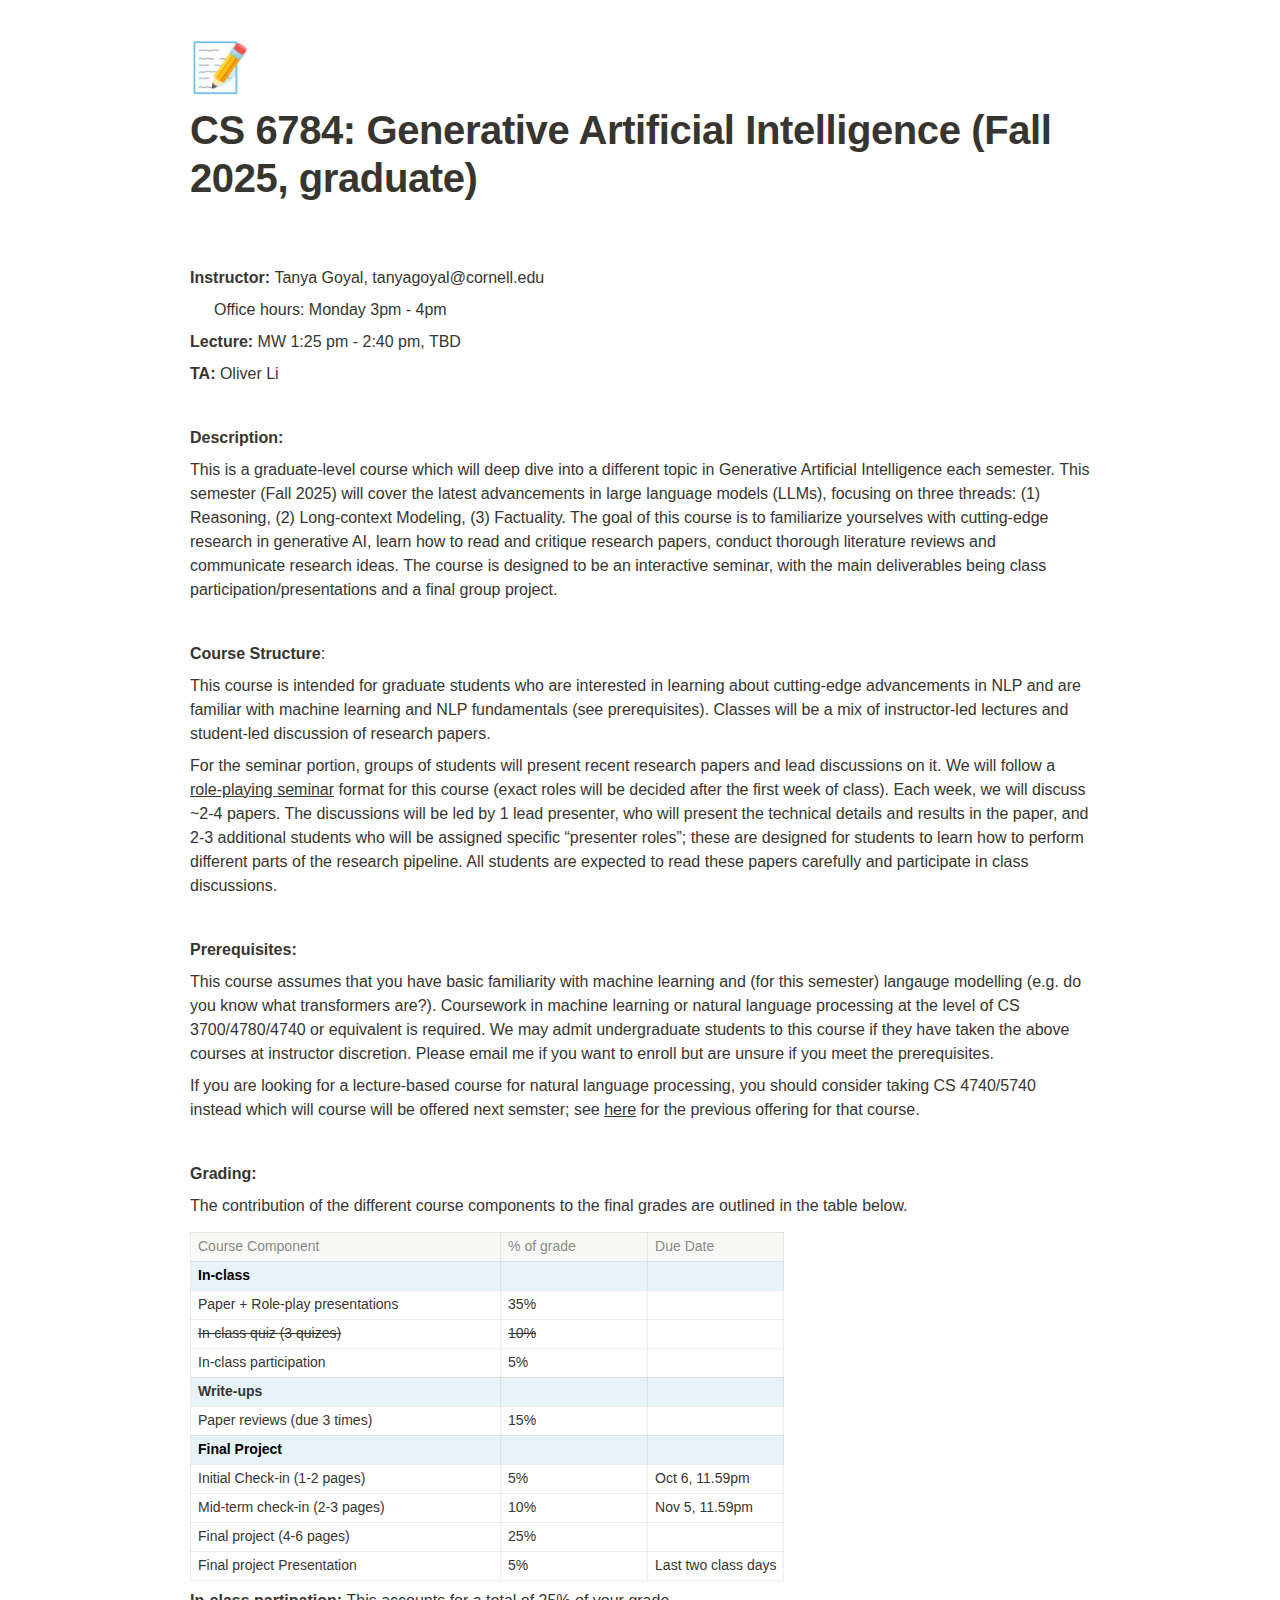
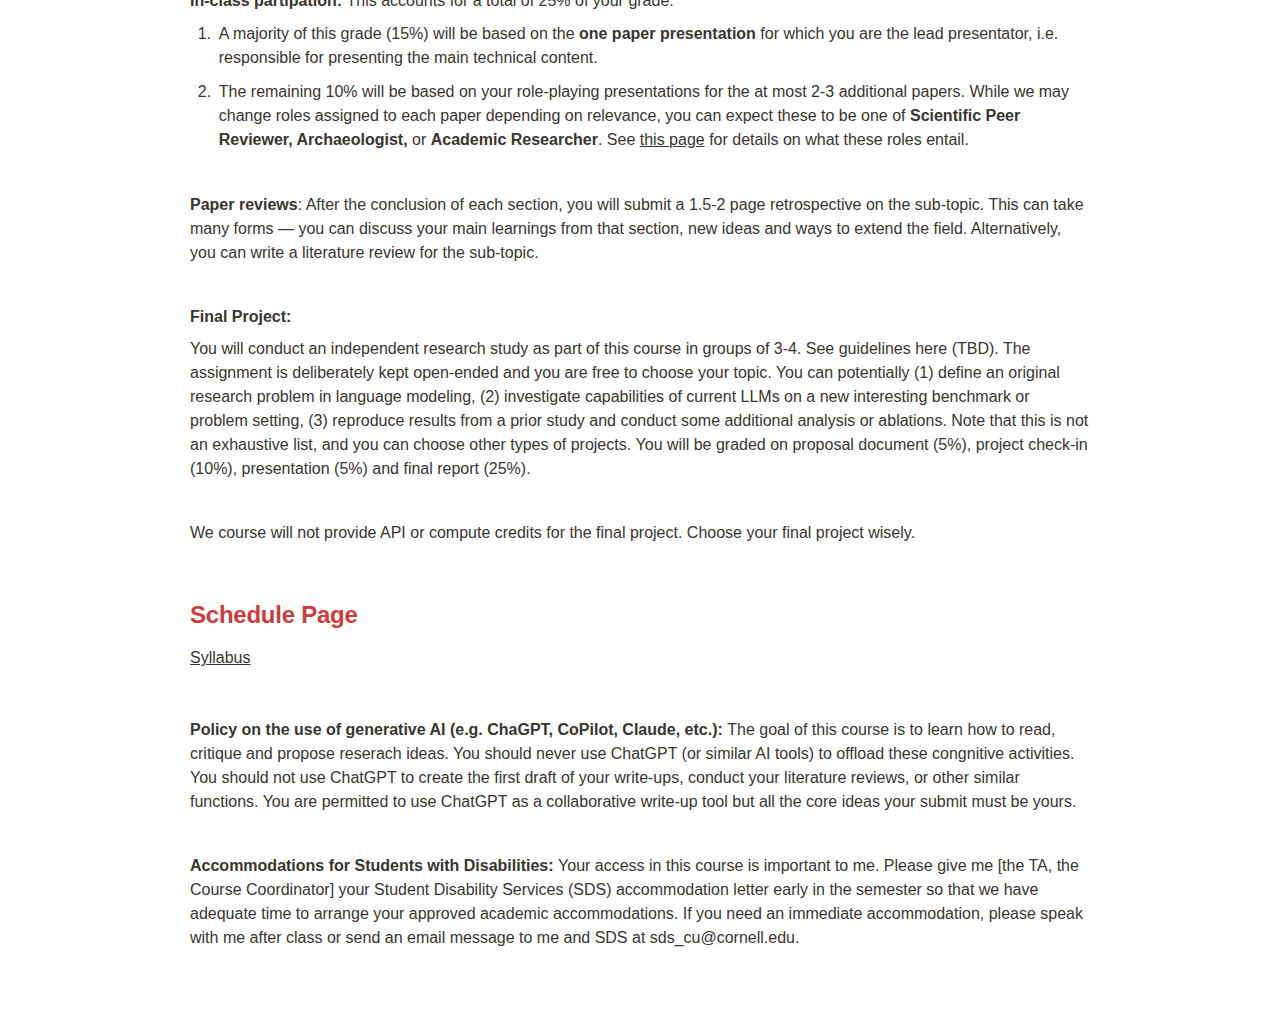
<file: teaching/fa25/fa25.html>
<html><head><meta http-equiv="Content-Type" content="text/html; charset=utf-8"/><title>CS 6784: Generative Artificial Intelligence (Fall 2025, graduate)</title><style>
/* cspell:disable-file */
/* webkit printing magic: print all background colors */
html {
	-webkit-print-color-adjust: exact;
}
* {
	box-sizing: border-box;
	-webkit-print-color-adjust: exact;
}

html,
body {
	margin: 0;
	padding: 0;
}
@media only screen {
	body {
		margin: 2em auto;
		max-width: 900px;
		color: rgb(55, 53, 47);
	}
}

body {
	line-height: 1.5;
	white-space: pre-wrap;
}

a,
a.visited {
	color: inherit;
	text-decoration: underline;
}

.pdf-relative-link-path {
	font-size: 80%;
	color: #444;
}

h1,
h2,
h3 {
	letter-spacing: -0.01em;
	line-height: 1.2;
	font-weight: 600;
	margin-bottom: 0;
}

.page-title {
	font-size: 2.5rem;
	font-weight: 700;
	margin-top: 0;
	margin-bottom: 0.75em;
}

h1 {
	font-size: 1.875rem;
	margin-top: 1.875rem;
}

h2 {
	font-size: 1.5rem;
	margin-top: 1.5rem;
}

h3 {
	font-size: 1.25rem;
	margin-top: 1.25rem;
}

.source {
	border: 1px solid #ddd;
	border-radius: 3px;
	padding: 1.5em;
	word-break: break-all;
}

.callout {
	border-radius: 3px;
	padding: 1rem;
}

figure {
	margin: 1.25em 0;
	page-break-inside: avoid;
}

figcaption {
	opacity: 0.5;
	font-size: 85%;
	margin-top: 0.5em;
}

mark {
	background-color: transparent;
}

.indented {
	padding-left: 1.5em;
}

hr {
	background: transparent;
	display: block;
	width: 100%;
	height: 1px;
	visibility: visible;
	border: none;
	border-bottom: 1px solid rgba(55, 53, 47, 0.09);
}

img {
	max-width: 100%;
}

@media only print {
	img {
		max-height: 100vh;
		object-fit: contain;
	}
}

@page {
	margin: 1in;
}

.collection-content {
	font-size: 0.875rem;
}

.collection-content td {
	white-space: pre-wrap;
	word-break: break-word;
}

.column-list {
	display: flex;
	justify-content: space-between;
}

.column {
	padding: 0 1em;
}

.column:first-child {
	padding-left: 0;
}

.column:last-child {
	padding-right: 0;
}

.table_of_contents-item {
	display: block;
	font-size: 0.875rem;
	line-height: 1.3;
	padding: 0.125rem;
}

.table_of_contents-indent-1 {
	margin-left: 1.5rem;
}

.table_of_contents-indent-2 {
	margin-left: 3rem;
}

.table_of_contents-indent-3 {
	margin-left: 4.5rem;
}

.table_of_contents-link {
	text-decoration: none;
	opacity: 0.7;
	border-bottom: 1px solid rgba(55, 53, 47, 0.18);
}

table,
th,
td {
	border: 1px solid rgba(55, 53, 47, 0.09);
	border-collapse: collapse;
}

table {
	border-left: none;
	border-right: none;
}

th,
td {
	font-weight: normal;
	padding: 0.25em 0.5em;
	line-height: 1.5;
	min-height: 1.5em;
	text-align: left;
}

th {
	color: rgba(55, 53, 47, 0.6);
}

ol,
ul {
	margin: 0;
	margin-block-start: 0.6em;
	margin-block-end: 0.6em;
}

li > ol:first-child,
li > ul:first-child {
	margin-block-start: 0.6em;
}

ul > li {
	list-style: disc;
}

ul.to-do-list {
	padding-inline-start: 0;
}

ul.to-do-list > li {
	list-style: none;
}

.to-do-children-checked {
	text-decoration: line-through;
	opacity: 0.375;
}

ul.toggle > li {
	list-style: none;
}

ul {
	padding-inline-start: 1.7em;
}

ul > li {
	padding-left: 0.1em;
}

ol {
	padding-inline-start: 1.6em;
}

ol > li {
	padding-left: 0.2em;
}

.mono ol {
	padding-inline-start: 2em;
}

.mono ol > li {
	text-indent: -0.4em;
}

.toggle {
	padding-inline-start: 0em;
	list-style-type: none;
}

/* Indent toggle children */
.toggle > li > details {
	padding-left: 1.7em;
}

.toggle > li > details > summary {
	margin-left: -1.1em;
}

.selected-value {
	display: inline-block;
	padding: 0 0.5em;
	background: rgba(206, 205, 202, 0.5);
	border-radius: 3px;
	margin-right: 0.5em;
	margin-top: 0.3em;
	margin-bottom: 0.3em;
	white-space: nowrap;
}

.collection-title {
	display: inline-block;
	margin-right: 1em;
}

.page-description {
	margin-bottom: 2em;
}

.simple-table {
	margin-top: 1em;
	font-size: 0.875rem;
	empty-cells: show;
}
.simple-table td {
	height: 29px;
	min-width: 120px;
}

.simple-table th {
	height: 29px;
	min-width: 120px;
}

.simple-table-header-color {
	background: rgb(247, 246, 243);
	color: black;
}
.simple-table-header {
	font-weight: 500;
}

time {
	opacity: 0.5;
}

.icon {
	display: inline-block;
	max-width: 1.2em;
	max-height: 1.2em;
	text-decoration: none;
	vertical-align: text-bottom;
	margin-right: 0.5em;
}

img.icon {
	border-radius: 3px;
}

.user-icon {
	width: 1.5em;
	height: 1.5em;
	border-radius: 100%;
	margin-right: 0.5rem;
}

.user-icon-inner {
	font-size: 0.8em;
}

.text-icon {
	border: 1px solid #000;
	text-align: center;
}

.page-cover-image {
	display: block;
	object-fit: cover;
	width: 100%;
	max-height: 30vh;
}

.page-header-icon {
	font-size: 3rem;
	margin-bottom: 1rem;
}

.page-header-icon-with-cover {
	margin-top: -0.72em;
	margin-left: 0.07em;
}

.page-header-icon img {
	border-radius: 3px;
}

.link-to-page {
	margin: 1em 0;
	padding: 0;
	border: none;
	font-weight: 500;
}

p > .user {
	opacity: 0.5;
}

td > .user,
td > time {
	white-space: nowrap;
}

input[type="checkbox"] {
	transform: scale(1.5);
	margin-right: 0.6em;
	vertical-align: middle;
}

p {
	margin-top: 0.5em;
	margin-bottom: 0.5em;
}

.image {
	border: none;
	margin: 1.5em 0;
	padding: 0;
	border-radius: 0;
	text-align: center;
}

.code,
code {
	background: rgba(135, 131, 120, 0.15);
	border-radius: 3px;
	padding: 0.2em 0.4em;
	border-radius: 3px;
	font-size: 85%;
	tab-size: 2;
}

code {
	color: #eb5757;
}

.code {
	padding: 1.5em 1em;
}

.code-wrap {
	white-space: pre-wrap;
	word-break: break-all;
}

.code > code {
	background: none;
	padding: 0;
	font-size: 100%;
	color: inherit;
}

blockquote {
	font-size: 1em;
	margin: 1em 0;
	padding-left: 1em;
	border-left: 3px solid rgb(55, 53, 47);
}

blockquote.quote-large {
	font-size: 1.25em;
}

.bookmark {
	text-decoration: none;
	max-height: 8em;
	padding: 0;
	display: flex;
	width: 100%;
	align-items: stretch;
}

.bookmark-title {
	font-size: 0.85em;
	overflow: hidden;
	text-overflow: ellipsis;
	height: 1.75em;
	white-space: nowrap;
}

.bookmark-text {
	display: flex;
	flex-direction: column;
}

.bookmark-info {
	flex: 4 1 180px;
	padding: 12px 14px 14px;
	display: flex;
	flex-direction: column;
	justify-content: space-between;
}

.bookmark-image {
	width: 33%;
	flex: 1 1 180px;
	display: block;
	position: relative;
	object-fit: cover;
	border-radius: 1px;
}

.bookmark-description {
	color: rgba(55, 53, 47, 0.6);
	font-size: 0.75em;
	overflow: hidden;
	max-height: 4.5em;
	word-break: break-word;
}

.bookmark-href {
	font-size: 0.75em;
	margin-top: 0.25em;
}

.sans { font-family: ui-sans-serif, -apple-system, BlinkMacSystemFont, "Segoe UI Variable Display", "Segoe UI", Helvetica, "Apple Color Emoji", Arial, sans-serif, "Segoe UI Emoji", "Segoe UI Symbol"; }
.code { font-family: "SFMono-Regular", Menlo, Consolas, "PT Mono", "Liberation Mono", Courier, monospace; }
.serif { font-family: Lyon-Text, Georgia, ui-serif, serif; }
.mono { font-family: iawriter-mono, Nitti, Menlo, Courier, monospace; }
.pdf .sans { font-family: Inter, ui-sans-serif, -apple-system, BlinkMacSystemFont, "Segoe UI Variable Display", "Segoe UI", Helvetica, "Apple Color Emoji", Arial, sans-serif, "Segoe UI Emoji", "Segoe UI Symbol", 'Twemoji', 'Noto Color Emoji', 'Noto Sans CJK JP'; }
.pdf:lang(zh-CN) .sans { font-family: Inter, ui-sans-serif, -apple-system, BlinkMacSystemFont, "Segoe UI Variable Display", "Segoe UI", Helvetica, "Apple Color Emoji", Arial, sans-serif, "Segoe UI Emoji", "Segoe UI Symbol", 'Twemoji', 'Noto Color Emoji', 'Noto Sans CJK SC'; }
.pdf:lang(zh-TW) .sans { font-family: Inter, ui-sans-serif, -apple-system, BlinkMacSystemFont, "Segoe UI Variable Display", "Segoe UI", Helvetica, "Apple Color Emoji", Arial, sans-serif, "Segoe UI Emoji", "Segoe UI Symbol", 'Twemoji', 'Noto Color Emoji', 'Noto Sans CJK TC'; }
.pdf:lang(ko-KR) .sans { font-family: Inter, ui-sans-serif, -apple-system, BlinkMacSystemFont, "Segoe UI Variable Display", "Segoe UI", Helvetica, "Apple Color Emoji", Arial, sans-serif, "Segoe UI Emoji", "Segoe UI Symbol", 'Twemoji', 'Noto Color Emoji', 'Noto Sans CJK KR'; }
.pdf .code { font-family: Source Code Pro, "SFMono-Regular", Menlo, Consolas, "PT Mono", "Liberation Mono", Courier, monospace, 'Twemoji', 'Noto Color Emoji', 'Noto Sans Mono CJK JP'; }
.pdf:lang(zh-CN) .code { font-family: Source Code Pro, "SFMono-Regular", Menlo, Consolas, "PT Mono", "Liberation Mono", Courier, monospace, 'Twemoji', 'Noto Color Emoji', 'Noto Sans Mono CJK SC'; }
.pdf:lang(zh-TW) .code { font-family: Source Code Pro, "SFMono-Regular", Menlo, Consolas, "PT Mono", "Liberation Mono", Courier, monospace, 'Twemoji', 'Noto Color Emoji', 'Noto Sans Mono CJK TC'; }
.pdf:lang(ko-KR) .code { font-family: Source Code Pro, "SFMono-Regular", Menlo, Consolas, "PT Mono", "Liberation Mono", Courier, monospace, 'Twemoji', 'Noto Color Emoji', 'Noto Sans Mono CJK KR'; }
.pdf .serif { font-family: PT Serif, Lyon-Text, Georgia, ui-serif, serif, 'Twemoji', 'Noto Color Emoji', 'Noto Serif CJK JP'; }
.pdf:lang(zh-CN) .serif { font-family: PT Serif, Lyon-Text, Georgia, ui-serif, serif, 'Twemoji', 'Noto Color Emoji', 'Noto Serif CJK SC'; }
.pdf:lang(zh-TW) .serif { font-family: PT Serif, Lyon-Text, Georgia, ui-serif, serif, 'Twemoji', 'Noto Color Emoji', 'Noto Serif CJK TC'; }
.pdf:lang(ko-KR) .serif { font-family: PT Serif, Lyon-Text, Georgia, ui-serif, serif, 'Twemoji', 'Noto Color Emoji', 'Noto Serif CJK KR'; }
.pdf .mono { font-family: PT Mono, iawriter-mono, Nitti, Menlo, Courier, monospace, 'Twemoji', 'Noto Color Emoji', 'Noto Sans Mono CJK JP'; }
.pdf:lang(zh-CN) .mono { font-family: PT Mono, iawriter-mono, Nitti, Menlo, Courier, monospace, 'Twemoji', 'Noto Color Emoji', 'Noto Sans Mono CJK SC'; }
.pdf:lang(zh-TW) .mono { font-family: PT Mono, iawriter-mono, Nitti, Menlo, Courier, monospace, 'Twemoji', 'Noto Color Emoji', 'Noto Sans Mono CJK TC'; }
.pdf:lang(ko-KR) .mono { font-family: PT Mono, iawriter-mono, Nitti, Menlo, Courier, monospace, 'Twemoji', 'Noto Color Emoji', 'Noto Sans Mono CJK KR'; }
.highlight-default {
	color: rgba(50, 48, 44, 1);
}
.highlight-gray {
	color: rgba(115, 114, 110, 1);
	fill: rgba(115, 114, 110, 1);
}
.highlight-brown {
	color: rgba(159, 107, 83, 1);
	fill: rgba(159, 107, 83, 1);
}
.highlight-orange {
	color: rgba(217, 115, 13, 1);
	fill: rgba(217, 115, 13, 1);
}
.highlight-yellow {
	color: rgba(203, 145, 47, 1);
	fill: rgba(203, 145, 47, 1);
}
.highlight-teal {
	color: rgba(68, 131, 97, 1);
	fill: rgba(68, 131, 97, 1);
}
.highlight-blue {
	color: rgba(51, 126, 169, 1);
	fill: rgba(51, 126, 169, 1);
}
.highlight-purple {
	color: rgba(144, 101, 176, 1);
	fill: rgba(144, 101, 176, 1);
}
.highlight-pink {
	color: rgba(193, 76, 138, 1);
	fill: rgba(193, 76, 138, 1);
}
.highlight-red {
	color: rgba(205, 60, 58, 1);
	fill: rgba(205, 60, 58, 1);
}
.highlight-default_background {
	color: rgba(50, 48, 44, 1);
}
.highlight-gray_background {
	background: rgba(248, 248, 247, 1);
}
.highlight-brown_background {
	background: rgba(244, 238, 238, 1);
}
.highlight-orange_background {
	background: rgba(251, 236, 221, 1);
}
.highlight-yellow_background {
	background: rgba(251, 243, 219, 1);
}
.highlight-teal_background {
	background: rgba(237, 243, 236, 1);
}
.highlight-blue_background {
	background: rgba(231, 243, 248, 1);
}
.highlight-purple_background {
	background: rgba(248, 243, 252, 1);
}
.highlight-pink_background {
	background: rgba(252, 241, 246, 1);
}
.highlight-red_background {
	background: rgba(253, 235, 236, 1);
}
.block-color-default {
	color: inherit;
	fill: inherit;
}
.block-color-gray {
	color: rgba(115, 114, 110, 1);
	fill: rgba(115, 114, 110, 1);
}
.block-color-brown {
	color: rgba(159, 107, 83, 1);
	fill: rgba(159, 107, 83, 1);
}
.block-color-orange {
	color: rgba(217, 115, 13, 1);
	fill: rgba(217, 115, 13, 1);
}
.block-color-yellow {
	color: rgba(203, 145, 47, 1);
	fill: rgba(203, 145, 47, 1);
}
.block-color-teal {
	color: rgba(68, 131, 97, 1);
	fill: rgba(68, 131, 97, 1);
}
.block-color-blue {
	color: rgba(51, 126, 169, 1);
	fill: rgba(51, 126, 169, 1);
}
.block-color-purple {
	color: rgba(144, 101, 176, 1);
	fill: rgba(144, 101, 176, 1);
}
.block-color-pink {
	color: rgba(193, 76, 138, 1);
	fill: rgba(193, 76, 138, 1);
}
.block-color-red {
	color: rgba(205, 60, 58, 1);
	fill: rgba(205, 60, 58, 1);
}
.block-color-default_background {
	color: inherit;
	fill: inherit;
}
.block-color-gray_background {
	background: rgba(248, 248, 247, 1);
}
.block-color-brown_background {
	background: rgba(244, 238, 238, 1);
}
.block-color-orange_background {
	background: rgba(251, 236, 221, 1);
}
.block-color-yellow_background {
	background: rgba(251, 243, 219, 1);
}
.block-color-teal_background {
	background: rgba(237, 243, 236, 1);
}
.block-color-blue_background {
	background: rgba(231, 243, 248, 1);
}
.block-color-purple_background {
	background: rgba(248, 243, 252, 1);
}
.block-color-pink_background {
	background: rgba(252, 241, 246, 1);
}
.block-color-red_background {
	background: rgba(253, 235, 236, 1);
}
.select-value-color-default { background-color: rgba(42, 28, 0, 0.07); }
.select-value-color-gray { background-color: rgba(28, 19, 1, 0.11); }
.select-value-color-brown { background-color: rgba(127, 51, 0, 0.156); }
.select-value-color-orange { background-color: rgba(196, 88, 0, 0.203); }
.select-value-color-yellow { background-color: rgba(209, 156, 0, 0.282); }
.select-value-color-green { background-color: rgba(0, 96, 38, 0.156); }
.select-value-color-blue { background-color: rgba(0, 99, 174, 0.172); }
.select-value-color-purple { background-color: rgba(92, 0, 163, 0.141); }
.select-value-color-pink { background-color: rgba(183, 0, 78, 0.152); }
.select-value-color-red { background-color: rgba(206, 24, 0, 0.164); }

.checkbox {
	display: inline-flex;
	vertical-align: text-bottom;
	width: 16;
	height: 16;
	background-size: 16px;
	margin-left: 2px;
	margin-right: 5px;
}

.checkbox-on {
	background-image: url("data:image/svg+xml;charset=UTF-8,%3Csvg%20width%3D%2216%22%20height%3D%2216%22%20viewBox%3D%220%200%2016%2016%22%20fill%3D%22none%22%20xmlns%3D%22http%3A%2F%2Fwww.w3.org%2F2000%2Fsvg%22%3E%0A%3Crect%20width%3D%2216%22%20height%3D%2216%22%20fill%3D%22%2358A9D7%22%2F%3E%0A%3Cpath%20d%3D%22M6.71429%2012.2852L14%204.9995L12.7143%203.71436L6.71429%209.71378L3.28571%206.2831L2%207.57092L6.71429%2012.2852Z%22%20fill%3D%22white%22%2F%3E%0A%3C%2Fsvg%3E");
}

.checkbox-off {
	background-image: url("data:image/svg+xml;charset=UTF-8,%3Csvg%20width%3D%2216%22%20height%3D%2216%22%20viewBox%3D%220%200%2016%2016%22%20fill%3D%22none%22%20xmlns%3D%22http%3A%2F%2Fwww.w3.org%2F2000%2Fsvg%22%3E%0A%3Crect%20x%3D%220.75%22%20y%3D%220.75%22%20width%3D%2214.5%22%20height%3D%2214.5%22%20fill%3D%22white%22%20stroke%3D%22%2336352F%22%20stroke-width%3D%221.5%22%2F%3E%0A%3C%2Fsvg%3E");
}
	
</style></head><body><article id="24823d1a-3753-80bc-8fbc-ebb018467077" class="page sans"><header><div class="page-header-icon undefined"><span class="icon">📝</span></div><h1 class="page-title">CS 6784: Generative Artificial Intelligence (Fall 2025, graduate)</h1><p class="page-description"></p></header><div class="page-body"><p id="24823d1a-3753-8038-87e8-e4f34db24ef0" class="">
</p><p id="24823d1a-3753-80bd-9b59-f3e9e8b1d8cd" class=""><strong>Instructor: </strong>Tanya Goyal, tanyagoyal@cornell.edu<div class="indented"><p id="25323d1a-3753-8011-a8c2-d5e58d4322c5" class="">Office hours: Monday 3pm - 4pm</p></div></p><p id="24823d1a-3753-808e-a82e-e3ab644c9e01" class=""><strong>Lecture: </strong>MW 1:25 pm - 2:40 pm, TBD</p><p id="24823d1a-3753-80ac-9825-e8260f31245f" class=""><strong>TA: </strong>Oliver Li</p><p id="24823d1a-3753-80ad-8d94-ecb4356a937c" class="">
</p><p id="24823d1a-3753-80e2-bc4f-ce159233f52c" class=""><strong>Description: </strong></p><p id="25323d1a-3753-8023-8b5f-f11fc2cd94fb" class="">This is a graduate-level course which will deep dive into a different topic in Generative Artificial Intelligence each semester. This semester (Fall 2025) will cover the latest advancements in large language models (LLMs), focusing on three threads: (1) Reasoning, (2) Long-context Modeling, (3) Factuality. The goal of this course is to familiarize yourselves with cutting-edge research in generative AI, learn how to read and critique research papers, conduct thorough literature reviews and communicate research ideas. The course is designed to be an interactive seminar, with the main deliverables being class participation/presentations and a final group project. </p><p id="25323d1a-3753-806b-af71-d64100e0c84b" class="">
</p><p id="25323d1a-3753-804a-b118-e7c65062c542" class=""><strong>Course Structure</strong>: </p><p id="25223d1a-3753-80dd-aeaf-e9e012bf6d2b" class="">This course is intended for graduate students who are interested in learning about cutting-edge advancements in NLP and are familiar with machine learning and NLP fundamentals (see prerequisites). Classes will be a mix of instructor-led lectures and student-led discussion of research papers.</p><p id="25323d1a-3753-8040-8ac7-f690be195f44" class="">For the seminar portion, groups of students will present recent research papers and lead discussions on it. We will follow a <a href="https://colinraffel.com/blog/role-playing-seminar.html">role-playing seminar</a> format for this course (exact roles will be decided after the first week of class). Each week, we will discuss ~2-4 papers. The discussions will be led by 1 lead presenter, who will present the technical details and results in the paper, and 2-3 additional students who will be assigned specific “presenter roles”; these are designed for students to learn how to perform different parts of the research pipeline. All students are expected to read these papers carefully and participate in class discussions. </p><p id="25323d1a-3753-80fe-9198-e980d34c867c" class="">
</p><p id="25323d1a-3753-8039-bab0-f7f206065819" class=""><strong>Prerequisites: </strong></p><p id="25323d1a-3753-8019-886e-d4760f9980af" class="">This course assumes that you have basic familiarity with machine learning and (for this semester) langauge modelling (e.g. do you know what transformers are?). Coursework in machine learning or natural language processing at the level of CS 3700/4780/4740 or equivalent is required. We may admit undergraduate students to this course if they have taken the above courses at instructor discretion. Please email me if you want to enroll but are unsure if you meet the prerequisites. </p><p id="25323d1a-3753-8004-8ddc-f3fafd267e9b" class="">If you are looking for a lecture-based course for natural language processing, you should consider taking CS 4740/5740 instead which will course will be offered next semster; see <a href="https://www.cs.cornell.edu/courses/cs4740/2025sp/">here</a> for the previous offering for that course. </p><p id="25323d1a-3753-80f6-9aaf-d4f8e896d453" class="">
</p><p id="25223d1a-3753-8050-9197-f192b2f7d103" class=""><strong>Grading: </strong></p><p id="25323d1a-3753-8085-857b-c44fe57e24dc" class="">The contribution of the different course components to the final grades are outlined in the table below.</p><table id="25223d1a-3753-802e-b115-eefdb11edd56" class="simple-table"><thead class="simple-table-header"><tr id="25223d1a-3753-800b-9f4d-fb7c0845bd30"><th id="bwgc" class="block-color-gray_background simple-table-header" style="width:310.083984375px">Course Component</th><th id="A&gt;Bi" class="block-color-gray_background simple-table-header" style="width:147px">% of grade</th><th id="m@uD" class="block-color-gray_background simple-table-header">Due Date</th></tr></thead><tbody><tr id="25223d1a-3753-808a-958f-d53a0d04b609"><td id="bwgc" class="block-color-blue_background" style="width:310.083984375px"><mark class="highlight-blue_background"><strong>In-class </strong></mark></td><td id="A&gt;Bi" class="block-color-blue_background" style="width:147px"></td><td id="m@uD" class="block-color-blue_background"></td></tr><tr id="25223d1a-3753-8087-b81e-fdc2f9999ad0"><td id="bwgc" class="" style="width:310.083984375px">Paper + Role-play presentations</td><td id="A&gt;Bi" class="" style="width:147px">35%</td><td id="m@uD" class=""></td></tr><tr id="25223d1a-3753-8042-aa9a-fdb1c00762e9"><td id="bwgc" class="" style="width:310.083984375px"><del>In-class quiz (3 quizes)</del></td><td id="A&gt;Bi" class="" style="width:147px"><del>10%</del></td><td id="m@uD" class=""></td></tr><tr id="25323d1a-3753-801b-ac1e-d7b175c73dbc"><td id="bwgc" class="" style="width:310.083984375px">In-class participation</td><td id="A&gt;Bi" class="" style="width:147px">5%</td><td id="m@uD" class=""></td></tr><tr id="25223d1a-3753-80b4-a2ec-c38bcb7d994b"><td id="bwgc" class="block-color-blue_background" style="width:310.083984375px"><strong>Write-ups</strong></td><td id="A&gt;Bi" class="block-color-blue_background" style="width:147px"></td><td id="m@uD" class="block-color-blue_background"></td></tr><tr id="25223d1a-3753-80ee-aa92-f00e7e1dc168"><td id="bwgc" class="" style="width:310.083984375px">Paper reviews (due 3 times)</td><td id="A&gt;Bi" class="" style="width:147px">15%</td><td id="m@uD" class=""></td></tr><tr id="25223d1a-3753-80ee-811a-dbe8c4315530"><td id="bwgc" class="block-color-blue_background" style="width:310.083984375px"><mark class="highlight-blue_background"><strong>Final Project</strong></mark></td><td id="A&gt;Bi" class="block-color-blue_background" style="width:147px"></td><td id="m@uD" class="block-color-blue_background"></td></tr><tr id="25223d1a-3753-80de-951c-ccf8bff9eac0"><td id="bwgc" class="" style="width:310.083984375px">Initial Check-in (1-2 pages)</td><td id="A&gt;Bi" class="" style="width:147px">5%</td><td id="m@uD" class="">Oct 6, 11.59pm</td></tr><tr id="25223d1a-3753-80b8-9bed-e574e4542d0f"><td id="bwgc" class="" style="width:310.083984375px">Mid-term check-in (2-3 pages)</td><td id="A&gt;Bi" class="" style="width:147px">10%</td><td id="m@uD" class="">Nov 5, 11.59pm</td></tr><tr id="25223d1a-3753-80dd-8c55-d3805e75e215"><td id="bwgc" class="" style="width:310.083984375px">Final project (4-6 pages)</td><td id="A&gt;Bi" class="" style="width:147px">25%</td><td id="m@uD" class=""></td></tr><tr id="25223d1a-3753-80cd-af13-d9dc74804f8f"><td id="bwgc" class="" style="width:310.083984375px">Final project Presentation</td><td id="A&gt;Bi" class="" style="width:147px">5%</td><td id="m@uD" class="">Last two class days</td></tr></tbody></table><p id="25223d1a-3753-808e-b179-d3438823732b" class=""><strong>In-class partipation: </strong>This accounts for a total of 25% of your grade. </p><ol type="1" id="25323d1a-3753-8071-9870-fa422abfd352" class="numbered-list" start="1"><li>A majority of this grade (15%) will be based on the <strong>one paper presentation</strong> for which you are the lead presentator, i.e. responsible for presenting the main technical content. </li></ol><ol type="1" id="25323d1a-3753-8086-934a-dbb2282b4ca8" class="numbered-list" start="2"><li>The remaining 10% will be based on your role-playing presentations for the at most 2-3 additional papers. While we may change roles assigned to each paper depending on relevance, you can expect these to be one of <strong>Scientific Peer Reviewer, Archaeologist, </strong>or <strong>Academic Researcher</strong>. See <a href="https://colinraffel.com/blog/role-playing-seminar.html">this page</a> for details on what these roles entail. </li></ol><p id="25a23d1a-3753-80d2-8dcb-ca6bb6db4b08" class="">
</p><p id="25a23d1a-3753-8050-b667-f6a929a572b4" class=""><strong>Paper reviews</strong>: After the conclusion of each section, you will submit a 1.5-2 page retrospective on the sub-topic. This can take many forms — you can discuss your main learnings from that section, new ideas and ways to extend the field. Alternatively, you can write a literature review for the sub-topic. </p><p id="25323d1a-3753-801e-9ce7-e3f6d5443e7a" class="">
</p><p id="25323d1a-3753-808d-8418-f2e392bfeed0" class=""><strong>Final Project:</strong> </p><p id="25323d1a-3753-8008-9722-cc1744e77977" class="">You will conduct an independent research study as part of this course in groups of 3-4. See guidelines here (TBD). The assignment is deliberately kept open-ended and you are free to choose your topic. You can potentially (1) define an original research problem in language modeling, (2) investigate capabilities of current LLMs on a new interesting benchmark or problem setting, (3) reproduce results from a prior study and conduct some additional analysis or ablations. Note that this is not an exhaustive list, and you can choose other types of projects. You will be graded on proposal document (5%), project check-in (10%), presentation (5%) and final report (25%).</p><p id="25a23d1a-3753-8002-9327-cdc1b755f3e3" class="">
</p><p id="25a23d1a-3753-801d-9a8e-c14436a9a03b" class="">We course will not provide API or compute credits for the final project. Choose your final project wisely.</p><p id="24823d1a-3753-8046-b8e5-d935b8402edb" class="">
</p><h2 id="24823d1a-3753-8016-a689-d5a18ebf6fcb" class=""><mark class="highlight-red">Schedule Page</mark></h2><figure id="24823d1a-3753-807c-a996-e91cc0379224" class="link-to-page"><a href="https://www.notion.so/Syllabus-24823d1a3753807ca996e91cc0379224?pvs=21">Syllabus</a></figure><p id="25323d1a-3753-80e1-954f-dfd7fbba0a0c" class="">
</p><p id="24823d1a-3753-8001-97dd-dfb5514dc8ac" class=""><strong>Policy on the use of generative AI (e.g. ChaGPT, CoPilot, Claude, etc.): </strong>The goal of this course is to learn how to read, critique and propose reserach ideas. You should never use ChatGPT (or similar AI tools) to offload these congnitive activities. You should not use ChatGPT to create the first draft of your write-ups, conduct your literature reviews, or other similar functions. You are permitted to use ChatGPT as a collaborative write-up tool but all the core ideas your submit must be yours. </p><p id="24823d1a-3753-809a-8624-d9f0e18e4ff0" class="">
</p><p id="24823d1a-3753-8053-8338-fbd9dcb75873" class=""><strong>Accommodations for Students with Disabilities: </strong>Your access in this course is important to me. Please give me [the TA, the Course Coordinator] your Student Disability Services (SDS) accommodation letter early in the semester so that we have adequate time to arrange your approved academic accommodations. If you need an immediate accommodation, please speak with me after class or send an email message to me and SDS at sds_cu@cornell.edu.</p><p id="24823d1a-3753-80fa-b687-fcde109282bd" class="">
</p></div></article><span class="sans" style="font-size:14px;padding-top:2em"></span></body></html>
</file>
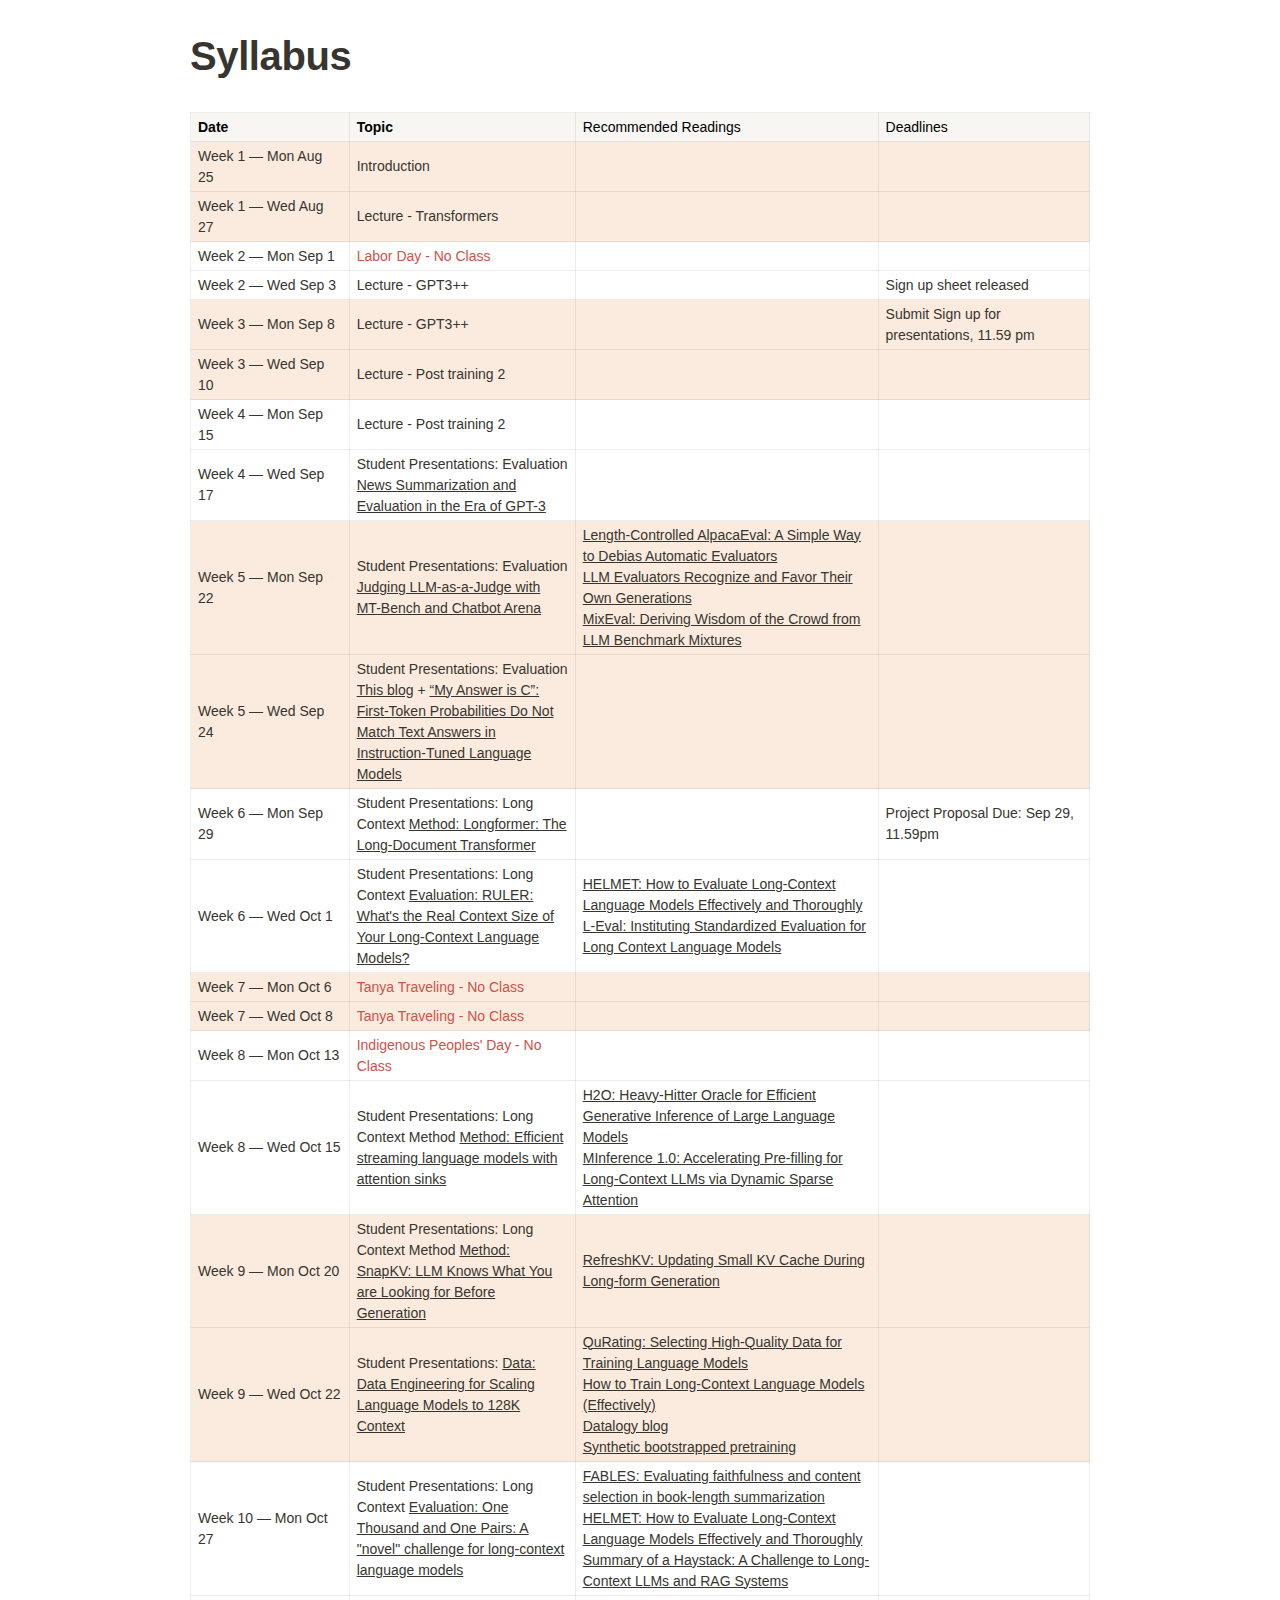
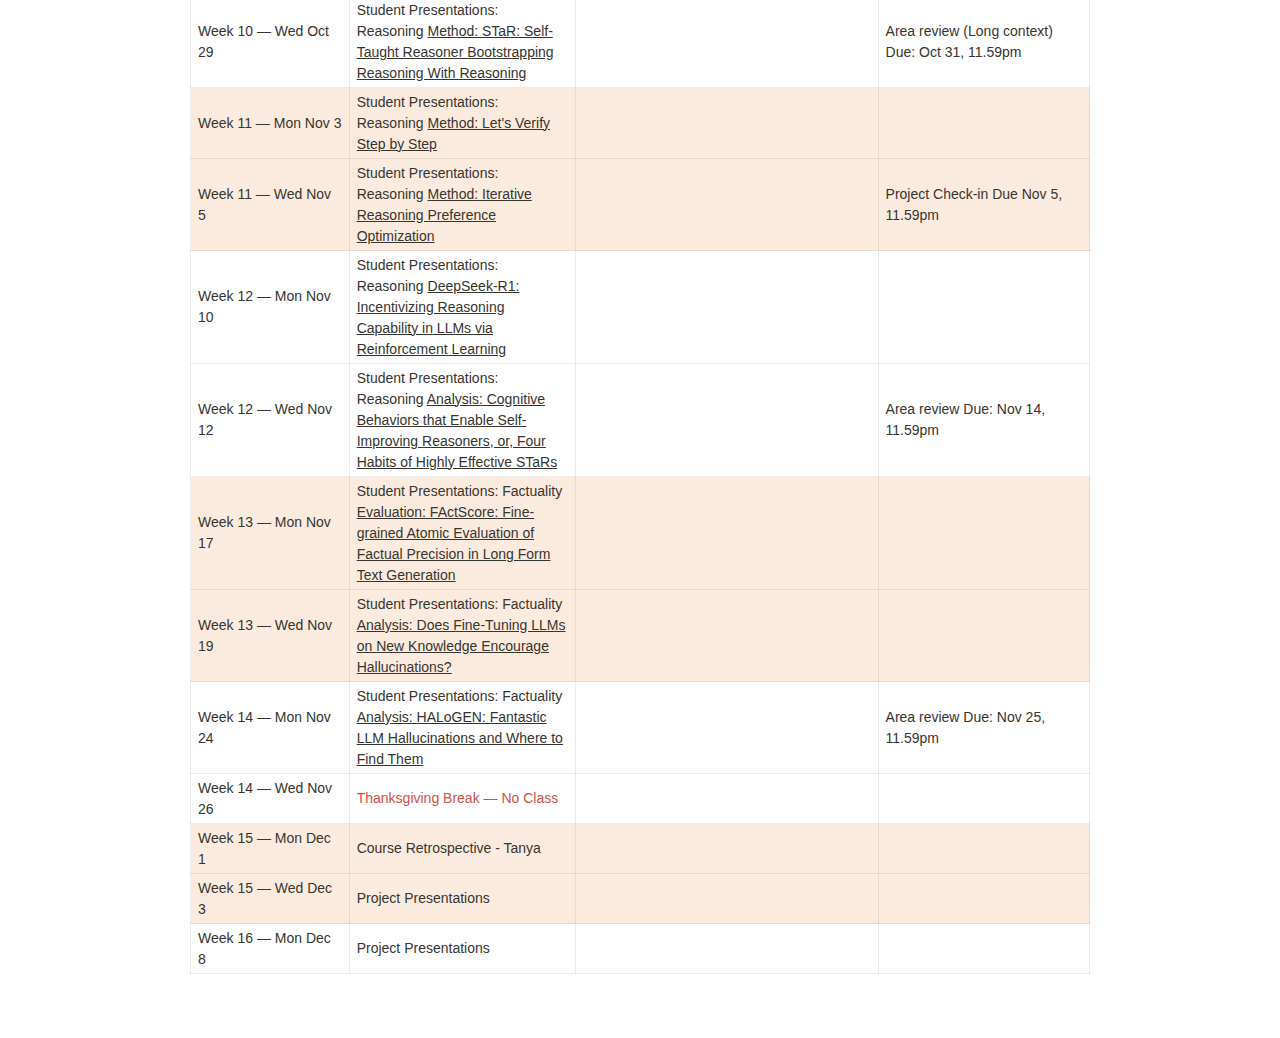
<file: teaching/fa25/schedule.html>
<html><head><meta http-equiv="Content-Type" content="text/html; charset=utf-8"/><title>Syllabus</title><style>
/* cspell:disable-file */
/* webkit printing magic: print all background colors */
html {
	-webkit-print-color-adjust: exact;
}
* {
	box-sizing: border-box;
	-webkit-print-color-adjust: exact;
}

html,
body {
	margin: 0;
	padding: 0;
}
@media only screen {
	body {
		margin: 2em auto;
		max-width: 900px;
		color: rgb(55, 53, 47);
	}
}

body {
	line-height: 1.5;
	white-space: pre-wrap;
}

a,
a.visited {
	color: inherit;
	text-decoration: underline;
}

.pdf-relative-link-path {
	font-size: 80%;
	color: #444;
}

h1,
h2,
h3 {
	letter-spacing: -0.01em;
	line-height: 1.2;
	font-weight: 600;
	margin-bottom: 0;
}

.page-title {
	font-size: 2.5rem;
	font-weight: 700;
	margin-top: 0;
	margin-bottom: 0.75em;
}

h1 {
	font-size: 1.875rem;
	margin-top: 1.875rem;
}

h2 {
	font-size: 1.5rem;
	margin-top: 1.5rem;
}

h3 {
	font-size: 1.25rem;
	margin-top: 1.25rem;
}

.source {
	border: 1px solid #ddd;
	border-radius: 3px;
	padding: 1.5em;
	word-break: break-all;
}

.callout {
	border-radius: 10px;
	padding: 1rem;
}

figure {
	margin: 1.25em 0;
	page-break-inside: avoid;
}

figcaption {
	opacity: 0.5;
	font-size: 85%;
	margin-top: 0.5em;
}

mark {
	background-color: transparent;
}

.indented {
	padding-left: 1.5em;
}

hr {
	background: transparent;
	display: block;
	width: 100%;
	height: 1px;
	visibility: visible;
	border: none;
	border-bottom: 1px solid rgba(55, 53, 47, 0.09);
}

img {
	max-width: 100%;
}

@media only print {
	img {
		max-height: 100vh;
		object-fit: contain;
	}
}

@page {
	margin: 1in;
}

.collection-content {
	font-size: 0.875rem;
}

.collection-content td {
	white-space: pre-wrap;
	word-break: break-word;
}

.column-list {
	display: flex;
	justify-content: space-between;
}

.column {
	padding: 0 1em;
}

.column:first-child {
	padding-left: 0;
}

.column:last-child {
	padding-right: 0;
}

.table_of_contents-item {
	display: block;
	font-size: 0.875rem;
	line-height: 1.3;
	padding: 0.125rem;
}

.table_of_contents-indent-1 {
	margin-left: 1.5rem;
}

.table_of_contents-indent-2 {
	margin-left: 3rem;
}

.table_of_contents-indent-3 {
	margin-left: 4.5rem;
}

.table_of_contents-link {
	text-decoration: none;
	opacity: 0.7;
	border-bottom: 1px solid rgba(55, 53, 47, 0.18);
}

table,
th,
td {
	border: 1px solid rgba(55, 53, 47, 0.09);
	border-collapse: collapse;
}

table {
	border-left: none;
	border-right: none;
}

th,
td {
	font-weight: normal;
	padding: 0.25em 0.5em;
	line-height: 1.5;
	min-height: 1.5em;
	text-align: left;
}

th {
	color: rgba(55, 53, 47, 0.6);
}

ol,
ul {
	margin: 0;
	margin-block-start: 0.6em;
	margin-block-end: 0.6em;
}

li > ol:first-child,
li > ul:first-child {
	margin-block-start: 0.6em;
}

ul > li {
	list-style: disc;
}

ul.to-do-list {
	padding-inline-start: 0;
}

ul.to-do-list > li {
	list-style: none;
}

.to-do-children-checked {
	text-decoration: line-through;
	opacity: 0.375;
}

ul.toggle > li {
	list-style: none;
}

ul {
	padding-inline-start: 1.7em;
}

ul > li {
	padding-left: 0.1em;
}

ol {
	padding-inline-start: 1.6em;
}

ol > li {
	padding-left: 0.2em;
}

.mono ol {
	padding-inline-start: 2em;
}

.mono ol > li {
	text-indent: -0.4em;
}

.toggle {
	padding-inline-start: 0em;
	list-style-type: none;
}

/* Indent toggle children */
.toggle > li > details {
	padding-left: 1.7em;
}

.toggle > li > details > summary {
	margin-left: -1.1em;
}

.selected-value {
	display: inline-block;
	padding: 0 0.5em;
	background: rgba(206, 205, 202, 0.5);
	border-radius: 3px;
	margin-right: 0.5em;
	margin-top: 0.3em;
	margin-bottom: 0.3em;
	white-space: nowrap;
}

.collection-title {
	display: inline-block;
	margin-right: 1em;
}

.page-description {
	margin-bottom: 2em;
}

.simple-table {
	margin-top: 1em;
	font-size: 0.875rem;
	empty-cells: show;
}
.simple-table td {
	height: 29px;
	min-width: 120px;
}

.simple-table th {
	height: 29px;
	min-width: 120px;
}

.simple-table-header-color {
	background: rgb(247, 246, 243);
	color: black;
}
.simple-table-header {
	font-weight: 500;
}

time {
	opacity: 0.5;
}

.icon {
	display: inline-flex;
	align-items: center;
	justify-content: center;
	max-width: 1.2em;
	max-height: 1.2em;
	text-decoration: none;
	vertical-align: text-bottom;
	margin-right: 0.5em;
}

img.icon {
	border-radius: 3px;
}

.callout img.notion-static-icon {
	width: 1em;
	height: 1em;
}

.callout p {
	margin: 0;
}

.callout h1,
.callout h2,
.callout h3 {
	margin: 0 0 0.6rem;
}

.user-icon {
	width: 1.5em;
	height: 1.5em;
	border-radius: 100%;
	margin-right: 0.5rem;
}

.user-icon-inner {
	font-size: 0.8em;
}

.text-icon {
	border: 1px solid #000;
	text-align: center;
}

.page-cover-image {
	display: block;
	object-fit: cover;
	width: 100%;
	max-height: 30vh;
}

.page-header-icon {
	font-size: 3rem;
	margin-bottom: 1rem;
}

.page-header-icon-with-cover {
	margin-top: -0.72em;
	margin-left: 0.07em;
}

.page-header-icon img {
	border-radius: 3px;
}

.link-to-page {
	margin: 1em 0;
	padding: 0;
	border: none;
	font-weight: 500;
}

p > .user {
	opacity: 0.5;
}

td > .user,
td > time {
	white-space: nowrap;
}

input[type="checkbox"] {
	transform: scale(1.5);
	margin-right: 0.6em;
	vertical-align: middle;
}

p {
	margin-top: 0.5em;
	margin-bottom: 0.5em;
}

.image {
	border: none;
	margin: 1.5em 0;
	padding: 0;
	border-radius: 0;
	text-align: center;
}

.code,
code {
	background: rgba(135, 131, 120, 0.15);
	border-radius: 3px;
	padding: 0.2em 0.4em;
	border-radius: 3px;
	font-size: 85%;
	tab-size: 2;
}

code {
	color: #eb5757;
}

.code {
	padding: 1.5em 1em;
}

.code-wrap {
	white-space: pre-wrap;
	word-break: break-all;
}

.code > code {
	background: none;
	padding: 0;
	font-size: 100%;
	color: inherit;
}

blockquote {
	font-size: 1em;
	margin: 1em 0;
	padding-left: 1em;
	border-left: 3px solid rgb(55, 53, 47);
}

blockquote.quote-large {
	font-size: 1.25em;
}

.bookmark {
	text-decoration: none;
	max-height: 8em;
	padding: 0;
	display: flex;
	width: 100%;
	align-items: stretch;
}

.bookmark-title {
	font-size: 0.85em;
	overflow: hidden;
	text-overflow: ellipsis;
	height: 1.75em;
	white-space: nowrap;
}

.bookmark-text {
	display: flex;
	flex-direction: column;
}

.bookmark-info {
	flex: 4 1 180px;
	padding: 12px 14px 14px;
	display: flex;
	flex-direction: column;
	justify-content: space-between;
}

.bookmark-image {
	width: 33%;
	flex: 1 1 180px;
	display: block;
	position: relative;
	object-fit: cover;
	border-radius: 1px;
}

.bookmark-description {
	color: rgba(55, 53, 47, 0.6);
	font-size: 0.75em;
	overflow: hidden;
	max-height: 4.5em;
	word-break: break-word;
}

.bookmark-href {
	font-size: 0.75em;
	margin-top: 0.25em;
}

.sans { font-family: ui-sans-serif, -apple-system, BlinkMacSystemFont, "Segoe UI Variable Display", "Segoe UI", Helvetica, "Apple Color Emoji", Arial, sans-serif, "Segoe UI Emoji", "Segoe UI Symbol"; }
.code { font-family: "SFMono-Regular", Menlo, Consolas, "PT Mono", "Liberation Mono", Courier, monospace; }
.serif { font-family: Lyon-Text, Georgia, ui-serif, serif; }
.mono { font-family: iawriter-mono, Nitti, Menlo, Courier, monospace; }
.pdf .sans { font-family: Inter, ui-sans-serif, -apple-system, BlinkMacSystemFont, "Segoe UI Variable Display", "Segoe UI", Helvetica, "Apple Color Emoji", Arial, sans-serif, "Segoe UI Emoji", "Segoe UI Symbol", 'Twemoji', 'Noto Color Emoji', 'Noto Sans CJK JP'; }
.pdf:lang(zh-CN) .sans { font-family: Inter, ui-sans-serif, -apple-system, BlinkMacSystemFont, "Segoe UI Variable Display", "Segoe UI", Helvetica, "Apple Color Emoji", Arial, sans-serif, "Segoe UI Emoji", "Segoe UI Symbol", 'Twemoji', 'Noto Color Emoji', 'Noto Sans CJK SC'; }
.pdf:lang(zh-TW) .sans { font-family: Inter, ui-sans-serif, -apple-system, BlinkMacSystemFont, "Segoe UI Variable Display", "Segoe UI", Helvetica, "Apple Color Emoji", Arial, sans-serif, "Segoe UI Emoji", "Segoe UI Symbol", 'Twemoji', 'Noto Color Emoji', 'Noto Sans CJK TC'; }
.pdf:lang(ko-KR) .sans { font-family: Inter, ui-sans-serif, -apple-system, BlinkMacSystemFont, "Segoe UI Variable Display", "Segoe UI", Helvetica, "Apple Color Emoji", Arial, sans-serif, "Segoe UI Emoji", "Segoe UI Symbol", 'Twemoji', 'Noto Color Emoji', 'Noto Sans CJK KR'; }
.pdf .code { font-family: Source Code Pro, "SFMono-Regular", Menlo, Consolas, "PT Mono", "Liberation Mono", Courier, monospace, 'Twemoji', 'Noto Color Emoji', 'Noto Sans Mono CJK JP'; }
.pdf:lang(zh-CN) .code { font-family: Source Code Pro, "SFMono-Regular", Menlo, Consolas, "PT Mono", "Liberation Mono", Courier, monospace, 'Twemoji', 'Noto Color Emoji', 'Noto Sans Mono CJK SC'; }
.pdf:lang(zh-TW) .code { font-family: Source Code Pro, "SFMono-Regular", Menlo, Consolas, "PT Mono", "Liberation Mono", Courier, monospace, 'Twemoji', 'Noto Color Emoji', 'Noto Sans Mono CJK TC'; }
.pdf:lang(ko-KR) .code { font-family: Source Code Pro, "SFMono-Regular", Menlo, Consolas, "PT Mono", "Liberation Mono", Courier, monospace, 'Twemoji', 'Noto Color Emoji', 'Noto Sans Mono CJK KR'; }
.pdf .serif { font-family: PT Serif, Lyon-Text, Georgia, ui-serif, serif, 'Twemoji', 'Noto Color Emoji', 'Noto Serif CJK JP'; }
.pdf:lang(zh-CN) .serif { font-family: PT Serif, Lyon-Text, Georgia, ui-serif, serif, 'Twemoji', 'Noto Color Emoji', 'Noto Serif CJK SC'; }
.pdf:lang(zh-TW) .serif { font-family: PT Serif, Lyon-Text, Georgia, ui-serif, serif, 'Twemoji', 'Noto Color Emoji', 'Noto Serif CJK TC'; }
.pdf:lang(ko-KR) .serif { font-family: PT Serif, Lyon-Text, Georgia, ui-serif, serif, 'Twemoji', 'Noto Color Emoji', 'Noto Serif CJK KR'; }
.pdf .mono { font-family: PT Mono, iawriter-mono, Nitti, Menlo, Courier, monospace, 'Twemoji', 'Noto Color Emoji', 'Noto Sans Mono CJK JP'; }
.pdf:lang(zh-CN) .mono { font-family: PT Mono, iawriter-mono, Nitti, Menlo, Courier, monospace, 'Twemoji', 'Noto Color Emoji', 'Noto Sans Mono CJK SC'; }
.pdf:lang(zh-TW) .mono { font-family: PT Mono, iawriter-mono, Nitti, Menlo, Courier, monospace, 'Twemoji', 'Noto Color Emoji', 'Noto Sans Mono CJK TC'; }
.pdf:lang(ko-KR) .mono { font-family: PT Mono, iawriter-mono, Nitti, Menlo, Courier, monospace, 'Twemoji', 'Noto Color Emoji', 'Noto Sans Mono CJK KR'; }
.highlight-default {
	color: rgba(44, 44, 43, 1);
}
.highlight-gray {
	color: rgba(134, 131, 126, 1);
	fill: rgba(134, 131, 126, 1);
}
.highlight-brown {
	color: rgba(159, 118, 90, 1);
	fill: rgba(159, 118, 90, 1);
}
.highlight-orange {
	color: rgba(210, 123, 45, 1);
	fill: rgba(210, 123, 45, 1);
}
.highlight-yellow {
	color: rgba(203, 148, 52, 1);
	fill: rgba(203, 148, 52, 1);
}
.highlight-teal {
	color: rgba(80, 148, 110, 1);
	fill: rgba(80, 148, 110, 1);
}
.highlight-blue {
	color: rgba(56, 125, 201, 1);
	fill: rgba(56, 125, 201, 1);
}
.highlight-purple {
	color: rgba(154, 107, 180, 1);
	fill: rgba(154, 107, 180, 1);
}
.highlight-pink {
	color: rgba(193, 76, 138, 1);
	fill: rgba(193, 76, 138, 1);
}
.highlight-red {
	color: rgba(207, 81, 72, 1);
	fill: rgba(207, 81, 72, 1);
}
.highlight-default_background {
	color: rgba(44, 44, 43, 1);
}
.highlight-gray_background {
	background: rgba(42, 28, 0, 0.07);
}
.highlight-brown_background {
	background: rgba(139, 46, 0, 0.086);
}
.highlight-orange_background {
	background: rgba(224, 101, 1, 0.129);
}
.highlight-yellow_background {
	background: rgba(211, 168, 0, 0.137);
}
.highlight-teal_background {
	background: rgba(0, 100, 45, 0.09);
}
.highlight-blue_background {
	background: rgba(0, 124, 215, 0.094);
}
.highlight-purple_background {
	background: rgba(102, 0, 178, 0.078);
}
.highlight-pink_background {
	background: rgba(197, 0, 93, 0.086);
}
.highlight-red_background {
	background: rgba(223, 22, 0, 0.094);
}
.block-color-default {
	color: inherit;
	fill: inherit;
}
.block-color-gray {
	color: rgba(134, 131, 126, 1);
	fill: rgba(134, 131, 126, 1);
}
.block-color-brown {
	color: rgba(159, 118, 90, 1);
	fill: rgba(159, 118, 90, 1);
}
.block-color-orange {
	color: rgba(210, 123, 45, 1);
	fill: rgba(210, 123, 45, 1);
}
.block-color-yellow {
	color: rgba(203, 148, 52, 1);
	fill: rgba(203, 148, 52, 1);
}
.block-color-teal {
	color: rgba(80, 148, 110, 1);
	fill: rgba(80, 148, 110, 1);
}
.block-color-blue {
	color: rgba(56, 125, 201, 1);
	fill: rgba(56, 125, 201, 1);
}
.block-color-purple {
	color: rgba(154, 107, 180, 1);
	fill: rgba(154, 107, 180, 1);
}
.block-color-pink {
	color: rgba(193, 76, 138, 1);
	fill: rgba(193, 76, 138, 1);
}
.block-color-red {
	color: rgba(207, 81, 72, 1);
	fill: rgba(207, 81, 72, 1);
}
.block-color-default_background {
	color: inherit;
	fill: inherit;
}
.block-color-gray_background {
	background: rgba(240, 239, 237, 1);
}
.block-color-brown_background {
	background: rgba(245, 237, 233, 1);
}
.block-color-orange_background {
	background: rgba(251, 235, 222, 1);
}
.block-color-yellow_background {
	background: rgba(249, 243, 220, 1);
}
.block-color-teal_background {
	background: rgba(232, 241, 236, 1);
}
.block-color-blue_background {
	background: rgba(229, 242, 252, 1);
}
.block-color-purple_background {
	background: rgba(243, 235, 249, 1);
}
.block-color-pink_background {
	background: rgba(250, 233, 241, 1);
}
.block-color-red_background {
	background: rgba(252, 233, 231, 1);
}
.select-value-color-default { background-color: rgba(42, 28, 0, 0.07); }
.select-value-color-gray { background-color: rgba(28, 19, 1, 0.11); }
.select-value-color-brown { background-color: rgba(127, 51, 0, 0.156); }
.select-value-color-orange { background-color: rgba(196, 88, 0, 0.203); }
.select-value-color-yellow { background-color: rgba(209, 156, 0, 0.282); }
.select-value-color-green { background-color: rgba(0, 96, 38, 0.156); }
.select-value-color-blue { background-color: rgba(0, 118, 217, 0.203); }
.select-value-color-purple { background-color: rgba(92, 0, 163, 0.141); }
.select-value-color-pink { background-color: rgba(183, 0, 78, 0.152); }
.select-value-color-red { background-color: rgba(206, 24, 0, 0.164); }

.checkbox {
	display: inline-flex;
	vertical-align: text-bottom;
	width: 16;
	height: 16;
	background-size: 16px;
	margin-left: 2px;
	margin-right: 5px;
}

.checkbox-on {
	background-image: url("data:image/svg+xml;charset=UTF-8,%3Csvg%20width%3D%2216%22%20height%3D%2216%22%20viewBox%3D%220%200%2016%2016%22%20fill%3D%22none%22%20xmlns%3D%22http%3A%2F%2Fwww.w3.org%2F2000%2Fsvg%22%3E%0A%3Crect%20width%3D%2216%22%20height%3D%2216%22%20fill%3D%22%2358A9D7%22%2F%3E%0A%3Cpath%20d%3D%22M6.71429%2012.2852L14%204.9995L12.7143%203.71436L6.71429%209.71378L3.28571%206.2831L2%207.57092L6.71429%2012.2852Z%22%20fill%3D%22white%22%2F%3E%0A%3C%2Fsvg%3E");
}

.checkbox-off {
	background-image: url("data:image/svg+xml;charset=UTF-8,%3Csvg%20width%3D%2216%22%20height%3D%2216%22%20viewBox%3D%220%200%2016%2016%22%20fill%3D%22none%22%20xmlns%3D%22http%3A%2F%2Fwww.w3.org%2F2000%2Fsvg%22%3E%0A%3Crect%20x%3D%220.75%22%20y%3D%220.75%22%20width%3D%2214.5%22%20height%3D%2214.5%22%20fill%3D%22white%22%20stroke%3D%22%2336352F%22%20stroke-width%3D%221.5%22%2F%3E%0A%3C%2Fsvg%3E");
}
	
</style></head><body><article id="24823d1a-3753-807c-a996-e91cc0379224" class="page sans"><header><h1 class="page-title">Syllabus</h1><p class="page-description"></p></header><div class="page-body"><table id="24823d1a-3753-80fb-9e20-e246f73c73bf" class="simple-table"><thead class="simple-table-header"><tr id="24823d1a-3753-80ae-b195-f95a1c103852"><th id="SEZC" class="simple-table-header-color simple-table-header" style="width:178px"><strong>Date</strong></th><th id="e@u}" class="simple-table-header-color simple-table-header" style="width:278.982421875px"><strong>Topic</strong></th><th id="`|Lb" class="simple-table-header-color simple-table-header" style="width:393.9947814941406px">Recommended Readings</th><th id="l;Kn" class="simple-table-header-color simple-table-header" style="width:256.98828125px">Deadlines</th></tr></thead><tbody><tr id="24823d1a-3753-8004-90c0-c9647af29a0c"><td id="SEZC" class="block-color-orange_background" style="width:178px">Week 1 — Mon Aug 25</td><td id="e@u}" class="block-color-orange_background" style="width:278.982421875px">Introduction</td><td id="`|Lb" class="block-color-orange_background" style="width:393.9947814941406px"></td><td id="l;Kn" class="block-color-orange_background" style="width:256.98828125px"></td></tr><tr id="24823d1a-3753-8047-837c-c56fb2742ab3"><td id="SEZC" class="block-color-orange_background" style="width:178px">Week 1 — Wed Aug 27</td><td id="e@u}" class="block-color-orange_background" style="width:278.982421875px">Lecture - Transformers</td><td id="`|Lb" class="block-color-orange_background" style="width:393.9947814941406px"></td><td id="l;Kn" class="block-color-orange_background" style="width:256.98828125px"></td></tr><tr id="24823d1a-3753-809b-b79f-d86dbe1aee62"><td id="SEZC" class="" style="width:178px">Week 2 — Mon Sep 1</td><td id="e@u}" class="" style="width:278.982421875px"><mark class="highlight-red">Labor Day - No Class</mark></td><td id="`|Lb" class="" style="width:393.9947814941406px"></td><td id="l;Kn" class="" style="width:256.98828125px"></td></tr><tr id="24823d1a-3753-8034-b13e-f7392a76a366"><td id="SEZC" class="" style="width:178px">Week 2 — Wed Sep 3</td><td id="e@u}" class="" style="width:278.982421875px">Lecture - GPT3++</td><td id="`|Lb" class="" style="width:393.9947814941406px"></td><td id="l;Kn" class="" style="width:256.98828125px">Sign up sheet released</td></tr><tr id="24823d1a-3753-8067-92c5-e8ffaf21c89b"><td id="SEZC" class="block-color-orange_background" style="width:178px">Week 3 — Mon Sep 8</td><td id="e@u}" class="block-color-orange_background" style="width:278.982421875px">Lecture - GPT3++</td><td id="`|Lb" class="block-color-orange_background" style="width:393.9947814941406px"></td><td id="l;Kn" class="block-color-orange_background" style="width:256.98828125px">Submit Sign up for presentations, 11.59 pm</td></tr><tr id="24823d1a-3753-8091-a8d2-f882168e5a48"><td id="SEZC" class="block-color-orange_background" style="width:178px">Week 3 — Wed Sep 10</td><td id="e@u}" class="block-color-orange_background" style="width:278.982421875px">Lecture - Post training 2</td><td id="`|Lb" class="block-color-orange_background" style="width:393.9947814941406px"></td><td id="l;Kn" class="block-color-orange_background" style="width:256.98828125px"></td></tr><tr id="24823d1a-3753-8081-888f-cf39610ddc86"><td id="SEZC" class="" style="width:178px">Week 4 — Mon Sep 15</td><td id="e@u}" class="" style="width:278.982421875px">Lecture - Post training 2</td><td id="`|Lb" class="" style="width:393.9947814941406px"></td><td id="l;Kn" class="" style="width:256.98828125px"></td></tr><tr id="24823d1a-3753-8097-9251-e365c39ac062"><td id="SEZC" class="" style="width:178px">Week 4 — Wed Sep 17</td><td id="e@u}" class="" style="width:278.982421875px">Student Presentations: Evaluation <a href="https://arxiv.org/pdf/2209.12356">News Summarization and Evaluation in the Era of GPT-3</a></td><td id="`|Lb" class="" style="width:393.9947814941406px"></td><td id="l;Kn" class="" style="width:256.98828125px"></td></tr><tr id="24823d1a-3753-808f-8d21-e19cbe1c32fa"><td id="SEZC" class="block-color-orange_background" style="width:178px">Week 5 — Mon Sep 22</td><td id="e@u}" class="block-color-orange_background" style="width:278.982421875px">Student Presentations: Evaluation <a href="https://arxiv.org/abs/2306.05685">Judging LLM-as-a-Judge with MT-Bench and Chatbot Arena</a></td><td id="`|Lb" class="block-color-orange_background" style="width:393.9947814941406px"><a href="https://arxiv.org/abs/2404.04475">Length-Controlled AlpacaEval: A Simple Way to Debias Automatic Evaluators</a><br/><a href="https://arxiv.org/abs/2404.13076">LLM Evaluators Recognize and Favor Their Own Generations</a><br/><a href="https://arxiv.org/abs/2406.06565">MixEval: Deriving Wisdom of the Crowd from LLM Benchmark Mixtures</a></td><td id="l;Kn" class="block-color-orange_background" style="width:256.98828125px"></td></tr><tr id="24823d1a-3753-80f2-a400-d684decd614f"><td id="SEZC" class="block-color-orange_background" style="width:178px">Week 5 — Wed Sep 24</td><td id="e@u}" class="block-color-orange_background" style="width:278.982421875px">Student Presentations: Evaluation <a href="https://huggingface.co/blog/open-llm-leaderboard-mmlu">This blog</a> + <a href="https://arxiv.org/pdf/2402.14499">“My Answer is C”: First-Token Probabilities Do Not Match Text Answers in Instruction-Tuned Language Models</a></td><td id="`|Lb" class="block-color-orange_background" style="width:393.9947814941406px"></td><td id="l;Kn" class="block-color-orange_background" style="width:256.98828125px"></td></tr><tr id="24823d1a-3753-80f7-8eca-cc6b31f77b7c"><td id="SEZC" class="" style="width:178px">Week 6 — Mon Sep 29</td><td id="e@u}" class="" style="width:278.982421875px">Student Presentations: Long Context <a href="https://arxiv.org/pdf/2004.05150">Method: Longformer: The Long-Document Transformer</a></td><td id="`|Lb" class="" style="width:393.9947814941406px"></td><td id="l;Kn" class="" style="width:256.98828125px">Project Proposal Due: Sep 29, 11.59pm</td></tr><tr id="24823d1a-3753-80df-92c4-d82a0b1a0b32"><td id="SEZC" class="" style="width:178px">Week 6 — Wed Oct 1</td><td id="e@u}" class="" style="width:278.982421875px">Student Presentations: Long Context  <a href="https://arxiv.org/pdf/2404.06654">Evaluation: RULER: What&#x27;s the Real Context Size of Your Long-Context Language Models?</a></td><td id="`|Lb" class="" style="width:393.9947814941406px"><a href="https://arxiv.org/abs/2410.02694">HELMET: How to Evaluate Long-Context Language Models Effectively and Thoroughly<br/></a><a href="https://aclanthology.org/2024.acl-long.776/">L-Eval: Instituting Standardized Evaluation for Long Context Language Models</a></td><td id="l;Kn" class="" style="width:256.98828125px"></td></tr><tr id="24823d1a-3753-804e-8c91-e1a8ec52e312"><td id="SEZC" class="block-color-orange_background" style="width:178px">Week 7 — Mon Oct 6</td><td id="e@u}" class="block-color-orange_background" style="width:278.982421875px"><mark class="highlight-red">Tanya Traveling - No Class</mark></td><td id="`|Lb" class="block-color-orange_background" style="width:393.9947814941406px"></td><td id="l;Kn" class="block-color-orange_background" style="width:256.98828125px"></td></tr><tr id="24823d1a-3753-8059-beb4-e0d39b2d9d74"><td id="SEZC" class="block-color-orange_background" style="width:178px">Week 7 — Wed Oct 8</td><td id="e@u}" class="block-color-orange_background" style="width:278.982421875px"><mark class="highlight-red">Tanya Traveling - No Class</mark></td><td id="`|Lb" class="block-color-orange_background" style="width:393.9947814941406px"></td><td id="l;Kn" class="block-color-orange_background" style="width:256.98828125px"></td></tr><tr id="24823d1a-3753-80f0-9728-efbb6542ddfe"><td id="SEZC" class="" style="width:178px">Week 8 — Mon Oct 13</td><td id="e@u}" class="" style="width:278.982421875px"><mark class="highlight-red">Indigenous Peoples&#x27; Day - No Class</mark></td><td id="`|Lb" class="" style="width:393.9947814941406px"></td><td id="l;Kn" class="" style="width:256.98828125px"></td></tr><tr id="24823d1a-3753-80dd-a36e-e9ee5dbbc6f1"><td id="SEZC" class="" style="width:178px">Week 8 — Wed Oct 15</td><td id="e@u}" class="" style="width:278.982421875px">Student Presentations: Long Context Method <a href="https://arxiv.org/pdf/2309.17453">Method: Efficient streaming language models with attention sinks</a></td><td id="`|Lb" class="" style="width:393.9947814941406px"><a href="https://arxiv.org/abs/2306.14048">H2O: Heavy-Hitter Oracle for Efficient Generative Inference of Large Language Models<br/></a><a href="https://arxiv.org/abs/2407.02490">MInference 1.0: Accelerating Pre-filling for Long-Context LLMs via Dynamic Sparse Attention</a></td><td id="l;Kn" class="" style="width:256.98828125px"></td></tr><tr id="24823d1a-3753-8090-9f21-cd2edacd5431"><td id="SEZC" class="block-color-orange_background" style="width:178px">Week 9 — Mon Oct 20</td><td id="e@u}" class="block-color-orange_background" style="width:278.982421875px">Student Presentations: Long Context Method <a href="https://arxiv.org/pdf/2404.14469">Method: SnapKV: LLM Knows What You are Looking for Before Generation</a></td><td id="`|Lb" class="block-color-orange_background" style="width:393.9947814941406px"><a href="https://arxiv.org/abs/2411.05787">RefreshKV: Updating Small KV Cache During Long-form Generation<br/></a></td><td id="l;Kn" class="block-color-orange_background" style="width:256.98828125px"></td></tr><tr id="24823d1a-3753-80b3-91c4-c56060dafdaf"><td id="SEZC" class="block-color-orange_background" style="width:178px">Week 9 — Wed Oct 22</td><td id="e@u}" class="block-color-orange_background" style="width:278.982421875px">Student Presentations:  <a href="https://arxiv.org/pdf/2402.10171">Data: Data Engineering for Scaling Language Models to 128K Context</a></td><td id="`|Lb" class="block-color-orange_background" style="width:393.9947814941406px"><a href="https://arxiv.org/abs/2402.09739">QuRating: Selecting High-Quality Data for Training Language Models</a><br/><a href="https://arxiv.org/abs/2410.02660">How to Train Long-Context Language Models (Effectively)</a><br/><a href="https://www.datologyai.com/blog/beyondweb">Datalogy blog</a><br/><a href="https://arxiv.org/pdf/2509.15248">Synthetic bootstrapped pretraining</a></td><td id="l;Kn" class="block-color-orange_background" style="width:256.98828125px"></td></tr><tr id="24823d1a-3753-80f1-a1f5-e7f9da89ca21"><td id="SEZC" class="" style="width:178px">Week 10 — Mon Oct 27</td><td id="e@u}" class="" style="width:278.982421875px">Student Presentations: Long Context <a href="https://arxiv.org/abs/2406.16264">Evaluation: One Thousand and One Pairs: A &quot;novel&quot; challenge for long-context language models</a></td><td id="`|Lb" class="" style="width:393.9947814941406px"><a href="https://arxiv.org/abs/2404.01261">FABLES: Evaluating faithfulness and content selection in book-length summarization<br/></a><a href="https://arxiv.org/abs/2410.02694">HELMET: How to Evaluate Long-Context Language Models Effectively and Thoroughly<br/></a><a href="https://arxiv.org/abs/2407.01370">Summary of a Haystack: A Challenge to Long-Context LLMs and RAG Systems</a></td><td id="l;Kn" class="" style="width:256.98828125px"></td></tr><tr id="24823d1a-3753-80a1-a6d1-c18ce73c9eae"><td id="SEZC" class="" style="width:178px">Week 10 — Wed Oct 29</td><td id="e@u}" class="" style="width:278.982421875px">Student Presentations: Reasoning <a href="https://arxiv.org/pdf/2203.14465">Method: STaR: Self-Taught Reasoner Bootstrapping Reasoning With Reasoning</a></td><td id="`|Lb" class="" style="width:393.9947814941406px"></td><td id="l;Kn" class="" style="width:256.98828125px">Area review (Long context) Due: Oct 31, 11.59pm</td></tr><tr id="24823d1a-3753-80b6-849f-e118403efbd6"><td id="SEZC" class="block-color-orange_background" style="width:178px">Week 11 — Mon Nov 3</td><td id="e@u}" class="block-color-orange_background" style="width:278.982421875px">Student Presentations: Reasoning <a href="https://arxiv.org/abs/2305.20050">Method: Let&#x27;s Verify Step by Step</a></td><td id="`|Lb" class="block-color-orange_background" style="width:393.9947814941406px"></td><td id="l;Kn" class="block-color-orange_background" style="width:256.98828125px"></td></tr><tr id="24823d1a-3753-80df-b32d-c072e04ea3bb"><td id="SEZC" class="block-color-orange_background" style="width:178px">Week 11 — Wed Nov 5</td><td id="e@u}" class="block-color-orange_background" style="width:278.982421875px">Student Presentations: Reasoning <a href="https://arxiv.org/abs/2404.19733">Method: Iterative Reasoning Preference Optimization</a></td><td id="`|Lb" class="block-color-orange_background" style="width:393.9947814941406px"></td><td id="l;Kn" class="block-color-orange_background" style="width:256.98828125px">Project Check-in Due Nov 5, 11.59pm</td></tr><tr id="24823d1a-3753-801f-8b5a-d6356a0bebf4"><td id="SEZC" class="" style="width:178px">Week 12 — Mon Nov 10</td><td id="e@u}" class="" style="width:278.982421875px">Student Presentations: Reasoning <a href="https://arxiv.org/pdf/2501.12948">DeepSeek-R1: Incentivizing Reasoning Capability in LLMs via Reinforcement Learning</a></td><td id="`|Lb" class="" style="width:393.9947814941406px"></td><td id="l;Kn" class="" style="width:256.98828125px"></td></tr><tr id="24823d1a-3753-80e5-9eaf-c4452886ae93"><td id="SEZC" class="" style="width:178px">Week 12 — Wed Nov 12</td><td id="e@u}" class="" style="width:278.982421875px">Student Presentations: Reasoning <a href="https://arxiv.org/abs/2503.01307">Analysis: Cognitive Behaviors that Enable Self-Improving Reasoners, or, Four Habits of Highly Effective STaRs</a></td><td id="`|Lb" class="" style="width:393.9947814941406px"></td><td id="l;Kn" class="" style="width:256.98828125px">Area review Due: Nov 14, 11.59pm</td></tr><tr id="24823d1a-3753-8086-ba12-f87c015fdbff"><td id="SEZC" class="block-color-orange_background" style="width:178px">Week 13 — Mon Nov 17</td><td id="e@u}" class="block-color-orange_background" style="width:278.982421875px">Student Presentations: Factuality <a href="https://arxiv.org/abs/2305.14251">Evaluation: FActScore: Fine-grained Atomic Evaluation of Factual Precision in Long Form Text Generation</a></td><td id="`|Lb" class="block-color-orange_background" style="width:393.9947814941406px"></td><td id="l;Kn" class="block-color-orange_background" style="width:256.98828125px"></td></tr><tr id="24823d1a-3753-806e-885b-c6d039159eb4"><td id="SEZC" class="block-color-orange_background" style="width:178px">Week 13 — Wed Nov 19</td><td id="e@u}" class="block-color-orange_background" style="width:278.982421875px">Student Presentations: Factuality <a href="https://arxiv.org/pdf/2405.05904">Analysis: Does Fine-Tuning LLMs on New Knowledge Encourage Hallucinations?</a></td><td id="`|Lb" class="block-color-orange_background" style="width:393.9947814941406px"></td><td id="l;Kn" class="block-color-orange_background" style="width:256.98828125px"></td></tr><tr id="24823d1a-3753-8045-be67-d80fda3f001c"><td id="SEZC" class="" style="width:178px">Week 14 — Mon Nov 24</td><td id="e@u}" class="" style="width:278.982421875px">Student Presentations: Factuality <a href="https://arxiv.org/abs/2501.08292">Analysis: HALoGEN: Fantastic LLM Hallucinations and Where to Find Them</a></td><td id="`|Lb" class="" style="width:393.9947814941406px"></td><td id="l;Kn" class="" style="width:256.98828125px">Area review Due: Nov 25, 11.59pm</td></tr><tr id="24823d1a-3753-80ed-b305-e81b3d9055e4"><td id="SEZC" class="" style="width:178px">Week 14 — Wed Nov 26</td><td id="e@u}" class="" style="width:278.982421875px"><mark class="highlight-red">Thanksgiving Break — No Class</mark></td><td id="`|Lb" class="" style="width:393.9947814941406px"></td><td id="l;Kn" class="" style="width:256.98828125px"></td></tr><tr id="24823d1a-3753-80e1-8586-cc3458a68439"><td id="SEZC" class="block-color-orange_background" style="width:178px">Week 15 — Mon Dec 1</td><td id="e@u}" class="block-color-orange_background" style="width:278.982421875px">Course Retrospective - Tanya</td><td id="`|Lb" class="block-color-orange_background" style="width:393.9947814941406px"></td><td id="l;Kn" class="block-color-orange_background" style="width:256.98828125px"></td></tr><tr id="24823d1a-3753-806b-ac79-f475e23d3a1f"><td id="SEZC" class="block-color-orange_background" style="width:178px">Week 15 — Wed Dec 3</td><td id="e@u}" class="block-color-orange_background" style="width:278.982421875px">Project Presentations</td><td id="`|Lb" class="block-color-orange_background" style="width:393.9947814941406px"></td><td id="l;Kn" class="block-color-orange_background" style="width:256.98828125px"></td></tr><tr id="24823d1a-3753-800a-8de1-cf46109b9636"><td id="SEZC" class="" style="width:178px">Week 16 — Mon Dec 8</td><td id="e@u}" class="" style="width:278.982421875px">Project Presentations</td><td id="`|Lb" class="" style="width:393.9947814941406px"></td><td id="l;Kn" class="" style="width:256.98828125px"></td></tr></tbody></table><p id="26823d1a-3753-802c-9ca1-e1937619d9f7" class="">
</p></div></article><span class="sans" style="font-size:14px;padding-top:2em"></span></body></html>
</file>
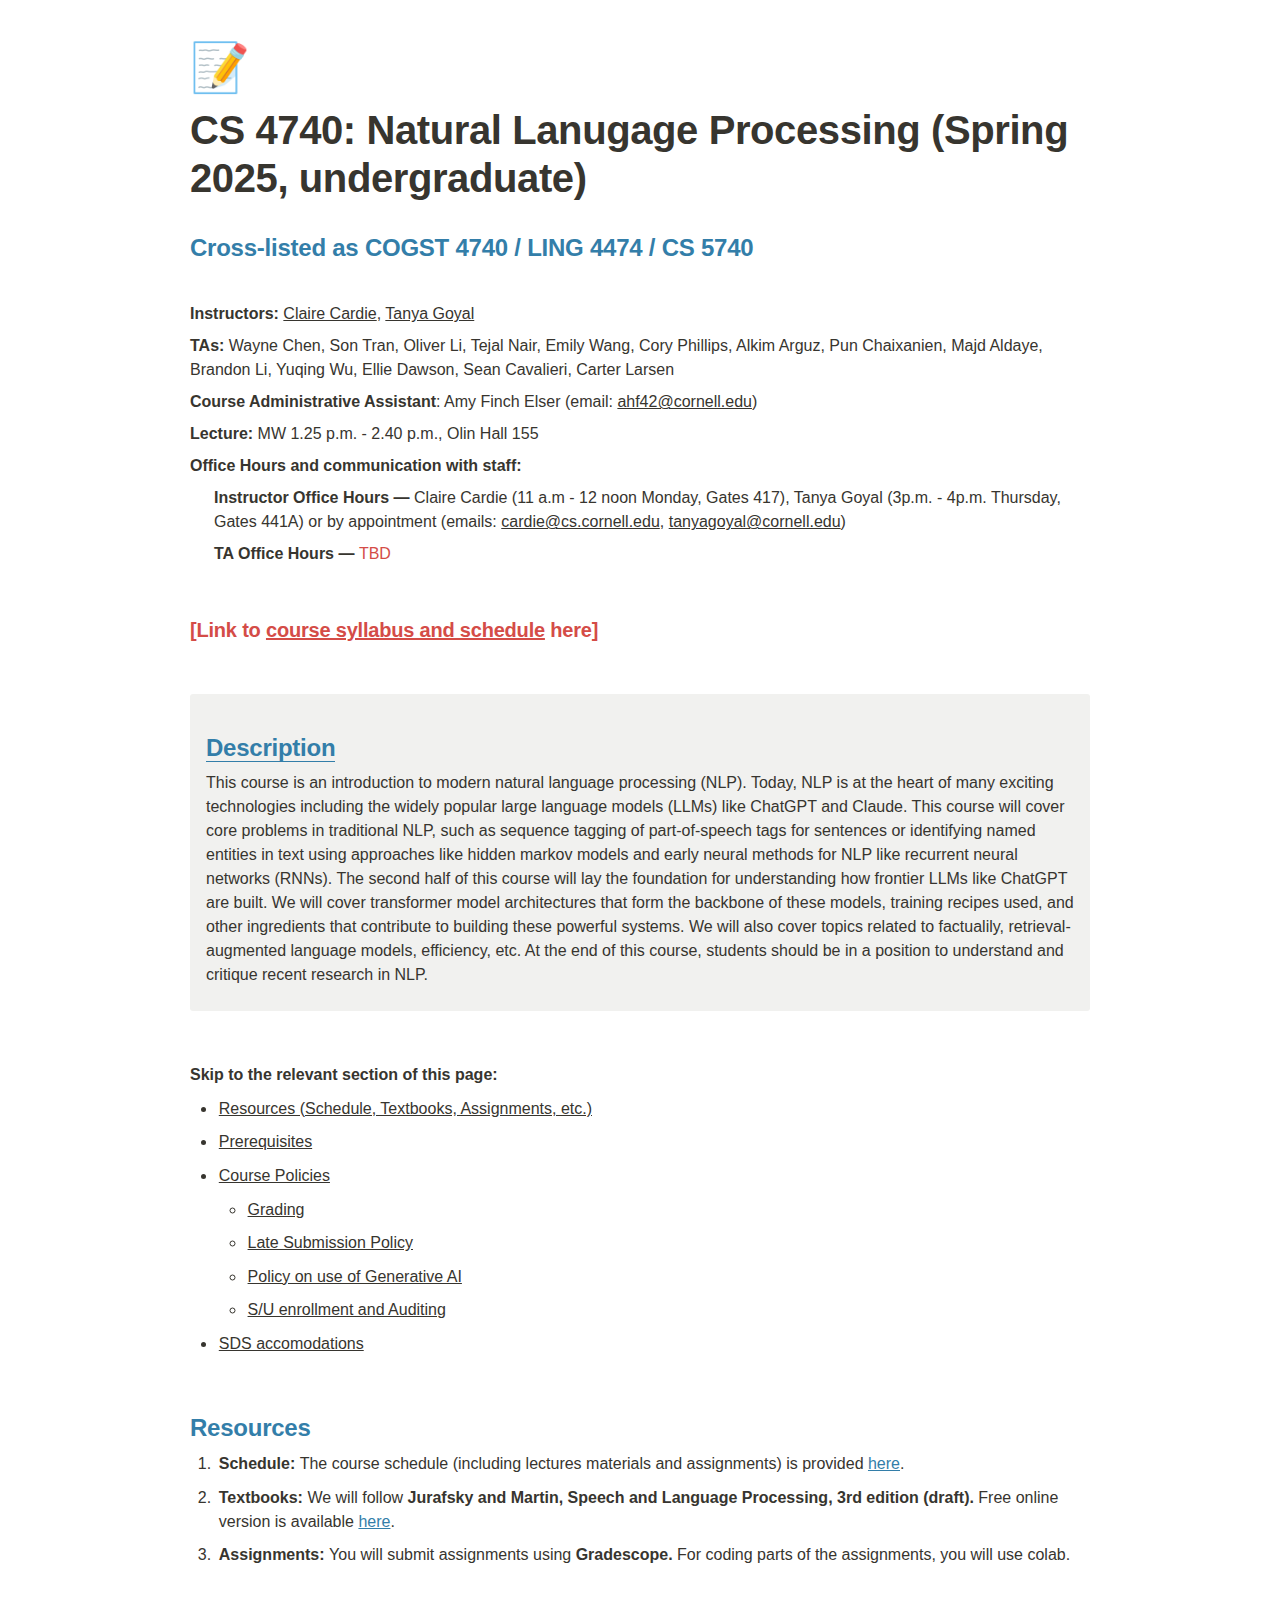
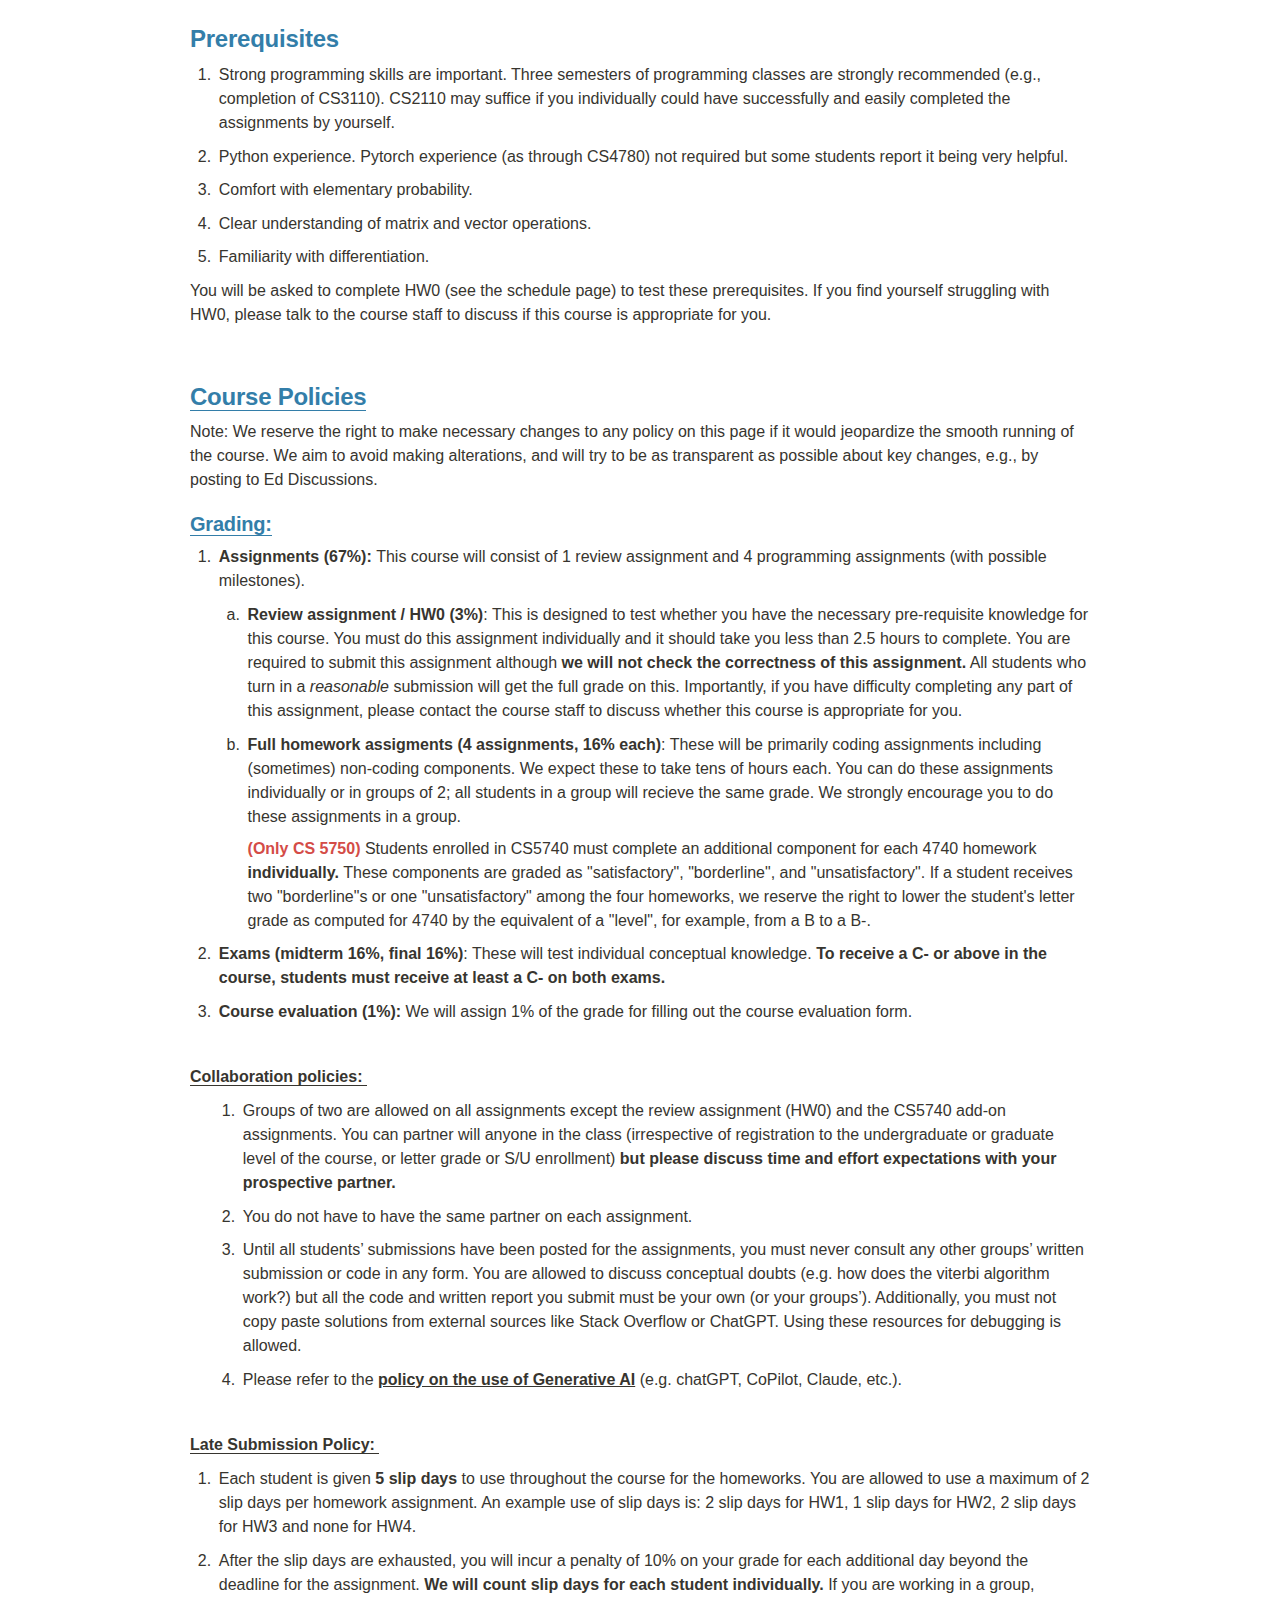
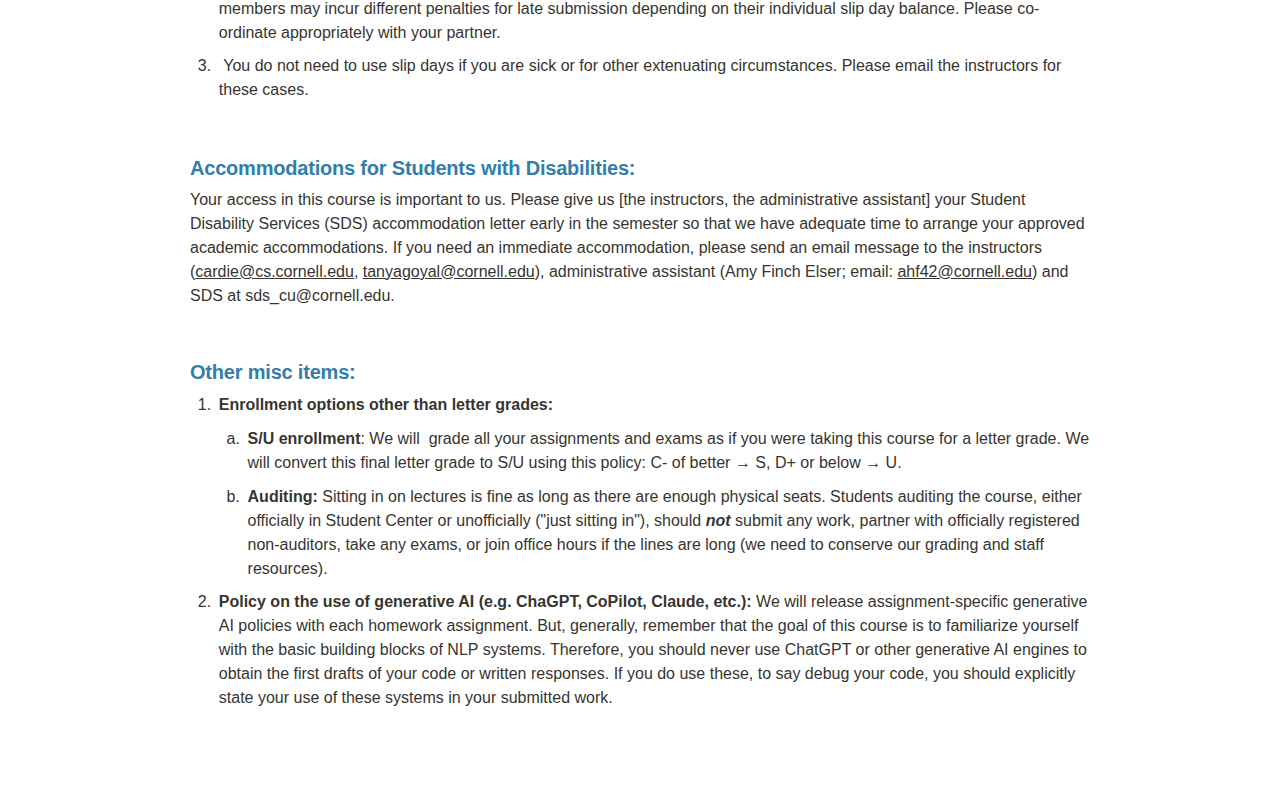
<file: teaching/sp25/cs4740.html>
<html><head><meta http-equiv="Content-Type" content="text/html; charset=utf-8"/><title>CS 4740: Natural Lanugage Processing (Spring 2025, undergraduate)</title><style>
/* cspell:disable-file */
/* webkit printing magic: print all background colors */
html {
	-webkit-print-color-adjust: exact;
}
* {
	box-sizing: border-box;
	-webkit-print-color-adjust: exact;
}

html,
body {
	margin: 0;
	padding: 0;
}
@media only screen {
	body {
		margin: 2em auto;
		max-width: 900px;
		color: rgb(55, 53, 47);
	}
}

body {
	line-height: 1.5;
	white-space: pre-wrap;
}

a,
a.visited {
	color: inherit;
	text-decoration: underline;
}

.pdf-relative-link-path {
	font-size: 80%;
	color: #444;
}

h1,
h2,
h3 {
	letter-spacing: -0.01em;
	line-height: 1.2;
	font-weight: 600;
	margin-bottom: 0;
}

.page-title {
	font-size: 2.5rem;
	font-weight: 700;
	margin-top: 0;
	margin-bottom: 0.75em;
}

h1 {
	font-size: 1.875rem;
	margin-top: 1.875rem;
}

h2 {
	font-size: 1.5rem;
	margin-top: 1.5rem;
}

h3 {
	font-size: 1.25rem;
	margin-top: 1.25rem;
}

.source {
	border: 1px solid #ddd;
	border-radius: 3px;
	padding: 1.5em;
	word-break: break-all;
}

.callout {
	border-radius: 3px;
	padding: 1rem;
}

figure {
	margin: 1.25em 0;
	page-break-inside: avoid;
}

figcaption {
	opacity: 0.5;
	font-size: 85%;
	margin-top: 0.5em;
}

mark {
	background-color: transparent;
}

.indented {
	padding-left: 1.5em;
}

hr {
	background: transparent;
	display: block;
	width: 100%;
	height: 1px;
	visibility: visible;
	border: none;
	border-bottom: 1px solid rgba(55, 53, 47, 0.09);
}

img {
	max-width: 100%;
}

@media only print {
	img {
		max-height: 100vh;
		object-fit: contain;
	}
}

@page {
	margin: 1in;
}

.collection-content {
	font-size: 0.875rem;
}

.column-list {
	display: flex;
	justify-content: space-between;
}

.column {
	padding: 0 1em;
}

.column:first-child {
	padding-left: 0;
}

.column:last-child {
	padding-right: 0;
}

.table_of_contents-item {
	display: block;
	font-size: 0.875rem;
	line-height: 1.3;
	padding: 0.125rem;
}

.table_of_contents-indent-1 {
	margin-left: 1.5rem;
}

.table_of_contents-indent-2 {
	margin-left: 3rem;
}

.table_of_contents-indent-3 {
	margin-left: 4.5rem;
}

.table_of_contents-link {
	text-decoration: none;
	opacity: 0.7;
	border-bottom: 1px solid rgba(55, 53, 47, 0.18);
}

table,
th,
td {
	border: 1px solid rgba(55, 53, 47, 0.09);
	border-collapse: collapse;
}

table {
	border-left: none;
	border-right: none;
}

th,
td {
	font-weight: normal;
	padding: 0.25em 0.5em;
	line-height: 1.5;
	min-height: 1.5em;
	text-align: left;
}

th {
	color: rgba(55, 53, 47, 0.6);
}

ol,
ul {
	margin: 0;
	margin-block-start: 0.6em;
	margin-block-end: 0.6em;
}

li > ol:first-child,
li > ul:first-child {
	margin-block-start: 0.6em;
}

ul > li {
	list-style: disc;
}

ul.to-do-list {
	padding-inline-start: 0;
}

ul.to-do-list > li {
	list-style: none;
}

.to-do-children-checked {
	text-decoration: line-through;
	opacity: 0.375;
}

ul.toggle > li {
	list-style: none;
}

ul {
	padding-inline-start: 1.7em;
}

ul > li {
	padding-left: 0.1em;
}

ol {
	padding-inline-start: 1.6em;
}

ol > li {
	padding-left: 0.2em;
}

.mono ol {
	padding-inline-start: 2em;
}

.mono ol > li {
	text-indent: -0.4em;
}

.toggle {
	padding-inline-start: 0em;
	list-style-type: none;
}

/* Indent toggle children */
.toggle > li > details {
	padding-left: 1.7em;
}

.toggle > li > details > summary {
	margin-left: -1.1em;
}

.selected-value {
	display: inline-block;
	padding: 0 0.5em;
	background: rgba(206, 205, 202, 0.5);
	border-radius: 3px;
	margin-right: 0.5em;
	margin-top: 0.3em;
	margin-bottom: 0.3em;
	white-space: nowrap;
}

.collection-title {
	display: inline-block;
	margin-right: 1em;
}

.page-description {
	margin-bottom: 2em;
}

.simple-table {
	margin-top: 1em;
	font-size: 0.875rem;
	empty-cells: show;
}
.simple-table td {
	height: 29px;
	min-width: 120px;
}

.simple-table th {
	height: 29px;
	min-width: 120px;
}

.simple-table-header-color {
	background: rgb(247, 246, 243);
	color: black;
}
.simple-table-header {
	font-weight: 500;
}

time {
	opacity: 0.5;
}

.icon {
	display: inline-block;
	max-width: 1.2em;
	max-height: 1.2em;
	text-decoration: none;
	vertical-align: text-bottom;
	margin-right: 0.5em;
}

img.icon {
	border-radius: 3px;
}

.user-icon {
	width: 1.5em;
	height: 1.5em;
	border-radius: 100%;
	margin-right: 0.5rem;
}

.user-icon-inner {
	font-size: 0.8em;
}

.text-icon {
	border: 1px solid #000;
	text-align: center;
}

.page-cover-image {
	display: block;
	object-fit: cover;
	width: 100%;
	max-height: 30vh;
}

.page-header-icon {
	font-size: 3rem;
	margin-bottom: 1rem;
}

.page-header-icon-with-cover {
	margin-top: -0.72em;
	margin-left: 0.07em;
}

.page-header-icon img {
	border-radius: 3px;
}

.link-to-page {
	margin: 1em 0;
	padding: 0;
	border: none;
	font-weight: 500;
}

p > .user {
	opacity: 0.5;
}

td > .user,
td > time {
	white-space: nowrap;
}

input[type="checkbox"] {
	transform: scale(1.5);
	margin-right: 0.6em;
	vertical-align: middle;
}

p {
	margin-top: 0.5em;
	margin-bottom: 0.5em;
}

.image {
	border: none;
	margin: 1.5em 0;
	padding: 0;
	border-radius: 0;
	text-align: center;
}

.code,
code {
	background: rgba(135, 131, 120, 0.15);
	border-radius: 3px;
	padding: 0.2em 0.4em;
	border-radius: 3px;
	font-size: 85%;
	tab-size: 2;
}

code {
	color: #eb5757;
}

.code {
	padding: 1.5em 1em;
}

.code-wrap {
	white-space: pre-wrap;
	word-break: break-all;
}

.code > code {
	background: none;
	padding: 0;
	font-size: 100%;
	color: inherit;
}

blockquote {
	font-size: 1.25em;
	margin: 1em 0;
	padding-left: 1em;
	border-left: 3px solid rgb(55, 53, 47);
}

.bookmark {
	text-decoration: none;
	max-height: 8em;
	padding: 0;
	display: flex;
	width: 100%;
	align-items: stretch;
}

.bookmark-title {
	font-size: 0.85em;
	overflow: hidden;
	text-overflow: ellipsis;
	height: 1.75em;
	white-space: nowrap;
}

.bookmark-text {
	display: flex;
	flex-direction: column;
}

.bookmark-info {
	flex: 4 1 180px;
	padding: 12px 14px 14px;
	display: flex;
	flex-direction: column;
	justify-content: space-between;
}

.bookmark-image {
	width: 33%;
	flex: 1 1 180px;
	display: block;
	position: relative;
	object-fit: cover;
	border-radius: 1px;
}

.bookmark-description {
	color: rgba(55, 53, 47, 0.6);
	font-size: 0.75em;
	overflow: hidden;
	max-height: 4.5em;
	word-break: break-word;
}

.bookmark-href {
	font-size: 0.75em;
	margin-top: 0.25em;
}

.sans { font-family: ui-sans-serif, -apple-system, BlinkMacSystemFont, "Segoe UI Variable Display", "Segoe UI", Helvetica, "Apple Color Emoji", Arial, sans-serif, "Segoe UI Emoji", "Segoe UI Symbol"; }
.code { font-family: "SFMono-Regular", Menlo, Consolas, "PT Mono", "Liberation Mono", Courier, monospace; }
.serif { font-family: Lyon-Text, Georgia, ui-serif, serif; }
.mono { font-family: iawriter-mono, Nitti, Menlo, Courier, monospace; }
.pdf .sans { font-family: Inter, ui-sans-serif, -apple-system, BlinkMacSystemFont, "Segoe UI Variable Display", "Segoe UI", Helvetica, "Apple Color Emoji", Arial, sans-serif, "Segoe UI Emoji", "Segoe UI Symbol", 'Twemoji', 'Noto Color Emoji', 'Noto Sans CJK JP'; }
.pdf:lang(zh-CN) .sans { font-family: Inter, ui-sans-serif, -apple-system, BlinkMacSystemFont, "Segoe UI Variable Display", "Segoe UI", Helvetica, "Apple Color Emoji", Arial, sans-serif, "Segoe UI Emoji", "Segoe UI Symbol", 'Twemoji', 'Noto Color Emoji', 'Noto Sans CJK SC'; }
.pdf:lang(zh-TW) .sans { font-family: Inter, ui-sans-serif, -apple-system, BlinkMacSystemFont, "Segoe UI Variable Display", "Segoe UI", Helvetica, "Apple Color Emoji", Arial, sans-serif, "Segoe UI Emoji", "Segoe UI Symbol", 'Twemoji', 'Noto Color Emoji', 'Noto Sans CJK TC'; }
.pdf:lang(ko-KR) .sans { font-family: Inter, ui-sans-serif, -apple-system, BlinkMacSystemFont, "Segoe UI Variable Display", "Segoe UI", Helvetica, "Apple Color Emoji", Arial, sans-serif, "Segoe UI Emoji", "Segoe UI Symbol", 'Twemoji', 'Noto Color Emoji', 'Noto Sans CJK KR'; }
.pdf .code { font-family: Source Code Pro, "SFMono-Regular", Menlo, Consolas, "PT Mono", "Liberation Mono", Courier, monospace, 'Twemoji', 'Noto Color Emoji', 'Noto Sans Mono CJK JP'; }
.pdf:lang(zh-CN) .code { font-family: Source Code Pro, "SFMono-Regular", Menlo, Consolas, "PT Mono", "Liberation Mono", Courier, monospace, 'Twemoji', 'Noto Color Emoji', 'Noto Sans Mono CJK SC'; }
.pdf:lang(zh-TW) .code { font-family: Source Code Pro, "SFMono-Regular", Menlo, Consolas, "PT Mono", "Liberation Mono", Courier, monospace, 'Twemoji', 'Noto Color Emoji', 'Noto Sans Mono CJK TC'; }
.pdf:lang(ko-KR) .code { font-family: Source Code Pro, "SFMono-Regular", Menlo, Consolas, "PT Mono", "Liberation Mono", Courier, monospace, 'Twemoji', 'Noto Color Emoji', 'Noto Sans Mono CJK KR'; }
.pdf .serif { font-family: PT Serif, Lyon-Text, Georgia, ui-serif, serif, 'Twemoji', 'Noto Color Emoji', 'Noto Serif CJK JP'; }
.pdf:lang(zh-CN) .serif { font-family: PT Serif, Lyon-Text, Georgia, ui-serif, serif, 'Twemoji', 'Noto Color Emoji', 'Noto Serif CJK SC'; }
.pdf:lang(zh-TW) .serif { font-family: PT Serif, Lyon-Text, Georgia, ui-serif, serif, 'Twemoji', 'Noto Color Emoji', 'Noto Serif CJK TC'; }
.pdf:lang(ko-KR) .serif { font-family: PT Serif, Lyon-Text, Georgia, ui-serif, serif, 'Twemoji', 'Noto Color Emoji', 'Noto Serif CJK KR'; }
.pdf .mono { font-family: PT Mono, iawriter-mono, Nitti, Menlo, Courier, monospace, 'Twemoji', 'Noto Color Emoji', 'Noto Sans Mono CJK JP'; }
.pdf:lang(zh-CN) .mono { font-family: PT Mono, iawriter-mono, Nitti, Menlo, Courier, monospace, 'Twemoji', 'Noto Color Emoji', 'Noto Sans Mono CJK SC'; }
.pdf:lang(zh-TW) .mono { font-family: PT Mono, iawriter-mono, Nitti, Menlo, Courier, monospace, 'Twemoji', 'Noto Color Emoji', 'Noto Sans Mono CJK TC'; }
.pdf:lang(ko-KR) .mono { font-family: PT Mono, iawriter-mono, Nitti, Menlo, Courier, monospace, 'Twemoji', 'Noto Color Emoji', 'Noto Sans Mono CJK KR'; }
.highlight-default {
	color: rgba(55, 53, 47, 1);
}
.highlight-gray {
	color: rgba(120, 119, 116, 1);
	fill: rgba(120, 119, 116, 1);
}
.highlight-brown {
	color: rgba(159, 107, 83, 1);
	fill: rgba(159, 107, 83, 1);
}
.highlight-orange {
	color: rgba(217, 115, 13, 1);
	fill: rgba(217, 115, 13, 1);
}
.highlight-yellow {
	color: rgba(203, 145, 47, 1);
	fill: rgba(203, 145, 47, 1);
}
.highlight-teal {
	color: rgba(68, 131, 97, 1);
	fill: rgba(68, 131, 97, 1);
}
.highlight-blue {
	color: rgba(51, 126, 169, 1);
	fill: rgba(51, 126, 169, 1);
}
.highlight-purple {
	color: rgba(144, 101, 176, 1);
	fill: rgba(144, 101, 176, 1);
}
.highlight-pink {
	color: rgba(193, 76, 138, 1);
	fill: rgba(193, 76, 138, 1);
}
.highlight-red {
	color: rgba(212, 76, 71, 1);
	fill: rgba(212, 76, 71, 1);
}
.highlight-default_background {
	color: rgba(55, 53, 47, 1);
}
.highlight-gray_background {
	background: rgba(241, 241, 239, 1);
}
.highlight-brown_background {
	background: rgba(244, 238, 238, 1);
}
.highlight-orange_background {
	background: rgba(251, 236, 221, 1);
}
.highlight-yellow_background {
	background: rgba(251, 243, 219, 1);
}
.highlight-teal_background {
	background: rgba(237, 243, 236, 1);
}
.highlight-blue_background {
	background: rgba(231, 243, 248, 1);
}
.highlight-purple_background {
	background: rgba(244, 240, 247, 0.8);
}
.highlight-pink_background {
	background: rgba(249, 238, 243, 0.8);
}
.highlight-red_background {
	background: rgba(253, 235, 236, 1);
}
.block-color-default {
	color: inherit;
	fill: inherit;
}
.block-color-gray {
	color: rgba(120, 119, 116, 1);
	fill: rgba(120, 119, 116, 1);
}
.block-color-brown {
	color: rgba(159, 107, 83, 1);
	fill: rgba(159, 107, 83, 1);
}
.block-color-orange {
	color: rgba(217, 115, 13, 1);
	fill: rgba(217, 115, 13, 1);
}
.block-color-yellow {
	color: rgba(203, 145, 47, 1);
	fill: rgba(203, 145, 47, 1);
}
.block-color-teal {
	color: rgba(68, 131, 97, 1);
	fill: rgba(68, 131, 97, 1);
}
.block-color-blue {
	color: rgba(51, 126, 169, 1);
	fill: rgba(51, 126, 169, 1);
}
.block-color-purple {
	color: rgba(144, 101, 176, 1);
	fill: rgba(144, 101, 176, 1);
}
.block-color-pink {
	color: rgba(193, 76, 138, 1);
	fill: rgba(193, 76, 138, 1);
}
.block-color-red {
	color: rgba(212, 76, 71, 1);
	fill: rgba(212, 76, 71, 1);
}
.block-color-default_background {
	color: inherit;
	fill: inherit;
}
.block-color-gray_background {
	background: rgba(241, 241, 239, 1);
}
.block-color-brown_background {
	background: rgba(244, 238, 238, 1);
}
.block-color-orange_background {
	background: rgba(251, 236, 221, 1);
}
.block-color-yellow_background {
	background: rgba(251, 243, 219, 1);
}
.block-color-teal_background {
	background: rgba(237, 243, 236, 1);
}
.block-color-blue_background {
	background: rgba(231, 243, 248, 1);
}
.block-color-purple_background {
	background: rgba(244, 240, 247, 0.8);
}
.block-color-pink_background {
	background: rgba(249, 238, 243, 0.8);
}
.block-color-red_background {
	background: rgba(253, 235, 236, 1);
}
.select-value-color-uiBlue { background-color: rgba(35, 131, 226, .07); }
.select-value-color-pink { background-color: rgba(245, 224, 233, 1); }
.select-value-color-purple { background-color: rgba(232, 222, 238, 1); }
.select-value-color-green { background-color: rgba(219, 237, 219, 1); }
.select-value-color-gray { background-color: rgba(227, 226, 224, 1); }
.select-value-color-transparentGray { background-color: rgba(227, 226, 224, 0); }
.select-value-color-translucentGray { background-color: rgba(0, 0, 0, 0.06); }
.select-value-color-orange { background-color: rgba(250, 222, 201, 1); }
.select-value-color-brown { background-color: rgba(238, 224, 218, 1); }
.select-value-color-red { background-color: rgba(255, 226, 221, 1); }
.select-value-color-yellow { background-color: rgba(253, 236, 200, 1); }
.select-value-color-blue { background-color: rgba(211, 229, 239, 1); }
.select-value-color-pageGlass { background-color: undefined; }
.select-value-color-washGlass { background-color: undefined; }

.checkbox {
	display: inline-flex;
	vertical-align: text-bottom;
	width: 16;
	height: 16;
	background-size: 16px;
	margin-left: 2px;
	margin-right: 5px;
}

.checkbox-on {
	background-image: url("data:image/svg+xml;charset=UTF-8,%3Csvg%20width%3D%2216%22%20height%3D%2216%22%20viewBox%3D%220%200%2016%2016%22%20fill%3D%22none%22%20xmlns%3D%22http%3A%2F%2Fwww.w3.org%2F2000%2Fsvg%22%3E%0A%3Crect%20width%3D%2216%22%20height%3D%2216%22%20fill%3D%22%2358A9D7%22%2F%3E%0A%3Cpath%20d%3D%22M6.71429%2012.2852L14%204.9995L12.7143%203.71436L6.71429%209.71378L3.28571%206.2831L2%207.57092L6.71429%2012.2852Z%22%20fill%3D%22white%22%2F%3E%0A%3C%2Fsvg%3E");
}

.checkbox-off {
	background-image: url("data:image/svg+xml;charset=UTF-8,%3Csvg%20width%3D%2216%22%20height%3D%2216%22%20viewBox%3D%220%200%2016%2016%22%20fill%3D%22none%22%20xmlns%3D%22http%3A%2F%2Fwww.w3.org%2F2000%2Fsvg%22%3E%0A%3Crect%20x%3D%220.75%22%20y%3D%220.75%22%20width%3D%2214.5%22%20height%3D%2214.5%22%20fill%3D%22white%22%20stroke%3D%22%2336352F%22%20stroke-width%3D%221.5%22%2F%3E%0A%3C%2Fsvg%3E");
}
	
</style></head><body><article id="75672b6e-0a66-480c-a110-e892aa208a91" class="page sans"><header><div class="page-header-icon undefined"><span class="icon">📝</span></div><h1 class="page-title">CS 4740: Natural Lanugage Processing (Spring 2025, undergraduate)</h1><p class="page-description"></p></header><div class="page-body"><h2 id="ccb0d326-4300-4d93-a301-f501e01d7105" class=""><mark class="highlight-blue">Cross-listed as COGST 4740 / LING 4474 / CS 5740</mark></h2><p id="57740168-06b0-4932-9fb1-bec61a28ead0" class="">
</p><p id="fec9a600-fdce-49d5-8e75-bb796ac8a0c0" class=""><strong>Instructors: </strong><a href="https://www.cs.cornell.edu/home/cardie/">Claire Cardie</a>, <a href="https://tagoyal.github.io/">Tanya Goyal</a></p><p id="17823d1a-3753-8007-a92c-df7587f802c9" class=""><strong>TAs: </strong>Wayne Chen, Son Tran, Oliver Li, Tejal Nair, Emily Wang, Cory Phillips, Alkim Arguz, Pun Chaixanien, Majd Aldaye, Brandon Li, Yuqing Wu, Ellie Dawson, Sean Cavalieri, Carter Larsen</p><p id="17823d1a-3753-80be-a76c-f497dac5634c" class=""><strong>Course Administrative Assistant</strong>: Amy Finch Elser (email: <a href="mailto:ahf42@cornell.edu">ahf42@cornell.edu</a>)</p><p id="d01764ed-dafd-4199-af45-9c2df21c900f" class=""><strong>Lecture:</strong> MW 1.25 p.m. - 2.40 p.m., Olin Hall 155<strong> </strong></p><p id="46d09e94-8875-4127-bc3d-17a0637ebd56" class=""><strong>Office Hours and communication with staff: </strong><div class="indented"><p id="17823d1a-3753-8047-bf68-c16de723fafe" class=""><strong>Instructor Office Hours — </strong>Claire Cardie (11 a.m - 12 noon Monday,<mark class="highlight-red"> </mark><mark class="highlight-default">Gates 417</mark>), Tanya Goyal (3p.m. - 4p.m. Thursday, Gates 441A) or by appointment (emails: <a href="mailto:cardie@cs.cornell.edu">cardie@cs.cornell.edu</a>, <a href="mailto:tanyagoyal@cornell.edu">tanyagoyal@cornell.edu</a>)</p><p id="17823d1a-3753-8046-a640-cb4d6697700c" class=""><strong>TA Office Hours — </strong><mark class="highlight-red">TBD</mark></p><p id="17823d1a-3753-8005-a61e-f53b4aa94a0a" class="">
</p></div></p><h3 id="17823d1a-3753-806d-93fc-c707c7b381a3" class=""><mark class="highlight-red"><strong>[Link to </strong></mark><mark class="highlight-red"><strong><a href="syllabus.html">course syllabus and schedule</a></strong></mark><mark class="highlight-red"><strong> here]</strong></mark></h3><p id="17823d1a-3753-80c2-94db-e160fd1fe85b" class="">
</p><figure class="block-color-gray_background callout" style="white-space:pre-wrap;display:flex" id="17823d1a-3753-802e-a523-d4b1bb0062d4"><div style="width:100%"><h2 id="17823d1a-3753-8065-9391-db7e70f9942a" class=""><mark class="highlight-blue"><strong><span style="border-bottom:0.05em solid">Description</span></strong></mark></h2><p id="17723d1a-3753-8001-8479-d2d2d1c29e0b" class="">This course is an introduction to modern natural language processing (NLP). Today, NLP is at the heart of many exciting technologies including the widely popular large language models (LLMs) like ChatGPT and Claude. This course will cover core problems in traditional NLP, such as sequence tagging of part-of-speech tags for sentences or identifying named entities in text using approaches like hidden markov models and early neural methods for NLP like recurrent neural networks (RNNs). The second half of this course will lay the foundation for understanding how frontier LLMs like ChatGPT are built. We will cover transformer model architectures that form the backbone of these models, training recipes used, and other ingredients that contribute to building these powerful systems. We will also cover topics related to factualily, retrieval-augmented language models, efficiency, etc. At the end of this course, students should be in a position to understand and critique recent research in NLP. </p></div></figure><p id="17823d1a-3753-80ff-ac03-c29cad04af0b" class="">
</p><p id="17823d1a-3753-80f8-afd5-df678b202876" class=""><strong>Skip to the relevant section of this page:</strong></p><ul id="17823d1a-3753-8084-a16b-d1cf8c6a364d" class="bulleted-list"><li style="list-style-type:disc"><a href="#17723d1a-3753-8003-80e2-e528dbf3ca84">Resources (Schedule, Textbooks, Assignments, etc.)</a></li></ul><ul id="17823d1a-3753-80e4-a3bf-eae3b07308fd" class="bulleted-list"><li style="list-style-type:disc"><a href="#17723d1a-3753-8063-9def-cc63af0f9f2b">Prerequisites</a></li></ul><ul id="17823d1a-3753-80cc-968d-f29b102e1ddf" class="bulleted-list"><li style="list-style-type:disc"><a href="#17723d1a-3753-80ec-9b99-d86194c0dbd2">Course Policies</a><ul id="7ca7d525-cd20-45b9-809f-aa93afb68af2" class="bulleted-list"><li style="list-style-type:circle"><a href="#17723d1a-3753-8004-b6b1-c78b4f48f511">Grading</a></li></ul><ul id="44e19ca0-dd5a-41d8-8ef8-8483588b423d" class="bulleted-list"><li style="list-style-type:circle"><a href="#17823d1a-3753-809b-b74a-d0133878f1fd">Late Submission Policy</a></li></ul><ul id="17823d1a-3753-80dd-be02-d35ca2556b49" class="bulleted-list"><li style="list-style-type:circle"><a href="#17823d1a-3753-8039-b6d7-c83eb1d4a6b3">Policy on use of Generative AI</a></li></ul><ul id="a81e78df-e8c5-467f-b819-694e8b12bf41" class="bulleted-list"><li style="list-style-type:circle"><a href="#17723d1a-3753-8099-baab-d1820a0cc2e9">S/U enrollment and Auditing</a></li></ul></li></ul><ul id="17823d1a-3753-808a-827e-c3a90d3fd126" class="bulleted-list"><li style="list-style-type:disc"><a href="#17723d1a-3753-80a3-9923-dab574dd4479">SDS accomodations</a></li></ul><p id="17823d1a-3753-80b3-ac71-c61efaaba927" class="">
</p><h2 id="17723d1a-3753-8003-80e2-e528dbf3ca84" class=""><mark class="highlight-blue">Resources</mark></h2><ol type="1" id="adff3b5c-f681-4284-b7ca-3f158003a8f5" class="numbered-list" start="1"><li><strong>Schedule: </strong>The course schedule (including lectures materials and assignments) is provided <mark class="highlight-blue"><a href="syllabus.html">here</a></mark>. </li></ol><ol type="1" id="17723d1a-3753-804d-88b9-c4e9eb027cbd" class="numbered-list" start="2"><li><strong>Textbooks: </strong>We will follow <strong>Jurafsky and Martin, Speech and Language Processing, 3rd edition (draft). </strong>Free online version is available<mark class="highlight-red"> </mark><mark class="highlight-blue"><a href="https://web.stanford.edu/~jurafsky/slp3/">here</a></mark>. </li></ol><ol type="1" id="17723d1a-3753-80b9-aad5-c5e4ca06bc99" class="numbered-list" start="3"><li><strong>Assignments: </strong>You will submit assignments using <strong>Gradescope. </strong>For coding parts of the assignments, you will use colab. </li></ol><p id="17723d1a-3753-8049-a207-cfc6f969e5e6" class="">
</p><h2 id="17723d1a-3753-8063-9def-cc63af0f9f2b" class=""><mark class="highlight-blue"><strong>Prerequisites</strong></mark><mark class="highlight-blue"> </mark></h2><ol type="1" id="17723d1a-3753-809c-8294-ce9b8a570005" class="numbered-list" start="1"><li>Strong programming skills are important. Three semesters of programming classes are strongly recommended (e.g., completion of CS3110). CS2110 may suffice if you individually could have successfully and easily completed the assignments by yourself.</li></ol><ol type="1" id="17723d1a-3753-80c9-b708-e326ed039339" class="numbered-list" start="2"><li>Python experience. Pytorch experience (as through CS4780) not required but some students report it being very helpful.</li></ol><ol type="1" id="17723d1a-3753-805e-a8fd-de35c3c32daa" class="numbered-list" start="3"><li>Comfort with elementary probability.</li></ol><ol type="1" id="17723d1a-3753-80cf-9e67-f357b34db8ed" class="numbered-list" start="4"><li>Clear understanding of matrix and vector operations.</li></ol><ol type="1" id="17723d1a-3753-8006-91ec-e45f00811c9f" class="numbered-list" start="5"><li>Familiarity with differentiation.</li></ol><p id="17723d1a-3753-80fb-85bc-f061212c02ac" class="">You will be asked to complete HW0 (see the schedule page) to test these prerequisites. If you find yourself struggling with HW0, please talk to the course staff to discuss if this course is appropriate for you. </p><p id="17823d1a-3753-8010-bd11-d6037e0495e0" class="">
</p><h2 id="17723d1a-3753-80ec-9b99-d86194c0dbd2" class=""><mark class="highlight-blue"><span style="border-bottom:0.05em solid">Course Policies</span></mark></h2><p id="17723d1a-3753-801b-9f59-da7fbb03357f" class="">Note: We reserve the right to make necessary changes to any policy on this page if it would jeopardize the smooth running of the course. We aim to avoid making alterations, and will try to be as transparent as possible about key changes, e.g., by posting to Ed Discussions.</p><h3 id="17723d1a-3753-8004-b6b1-c78b4f48f511" class=""><mark class="highlight-blue"><span style="border-bottom:0.05em solid">Grading:</span></mark></h3><ol type="1" id="17723d1a-3753-80c4-86c1-cbba8fde30ea" class="numbered-list" start="1"><li><strong>Assignments (67%): </strong>This course will consist of 1 review assignment and 4 programming assignments (with possible milestones).<ol type="a" id="17723d1a-3753-80c2-b42b-d2a428d9acb7" class="numbered-list" start="1"><li><strong>Review assignment / HW0 (3%)</strong>:<strong> </strong>This is designed to test whether you have the necessary pre-requisite knowledge for this course. You must do this assignment individually and it should take you less than 2.5 hours to complete. You are required to submit this assignment although <strong>we will not check the correctness of this assignment.</strong> All students who turn in a <em>reasonable</em> submission will get the full grade on this. Importantly, if you have difficulty completing any part of this assignment, please contact the course staff to discuss whether this course is appropriate for you. </li></ol><ol type="a" id="17723d1a-3753-8062-bc31-f58848a1490f" class="numbered-list" start="2"><li><strong>Full homework assigments (4 assignments, 16% each)</strong>: These will be primarily coding assignments including (sometimes) non-coding components. We expect these to take tens of hours each. You can do these assignments individually or in groups of 2; all students in a group will recieve the same grade. We strongly encourage you to do these assignments in a group. <p id="17723d1a-3753-80d0-88db-eea0f047fe40" class=""><mark class="highlight-red"><strong>(Only CS 5750) </strong></mark><mark class="highlight-default">Students enrolled in CS5740 must complete an additional component for each 4740 homework </mark><mark class="highlight-default"><strong>individually. </strong></mark><mark class="highlight-default">These</mark> components are graded as &quot;satisfactory&quot;, &quot;borderline&quot;, and &quot;unsatisfactory&quot;. If a student receives two &quot;borderline&quot;s or one &quot;unsatisfactory&quot; among the four homeworks, we reserve the right to lower the student&#x27;s letter grade as computed for 4740 by the equivalent of a &quot;level&quot;, for example, from a B to a B-.</p></li></ol></li></ol><ol type="1" id="17723d1a-3753-80d3-9927-fcca468fde64" class="numbered-list" start="2"><li><strong>Exams (midterm 16%, final 16%)</strong>: These will test individual conceptual knowledge. <strong>To receive a C- or above in the course, students must receive at least a C- on both exams.</strong></li></ol><ol type="1" id="17723d1a-3753-8005-868f-d024b38285fb" class="numbered-list" start="3"><li><strong>Course evaluation (1%): </strong>We will assign 1% of the grade for filling out the course evaluation form. </li></ol><p id="17823d1a-3753-803f-ae6e-d2a162b5b392" class="">
</p><p id="17723d1a-3753-8079-886d-d70ea431828d" class=""><strong><span style="border-bottom:0.05em solid">Collaboration policies: </span></strong><div class="indented"><ol type="1" id="17723d1a-3753-80b0-90ff-fa5ee81f5813" class="numbered-list" start="1"><li>Groups of two are allowed on all assignments except the review assignment (HW0) and the CS5740 add-on assignments. You can partner will anyone in the class (irrespective of registration to the undergraduate or graduate level of the course, or letter grade or S/U enrollment) <strong>but please discuss time and effort expectations with your prospective partner.</strong></li></ol><ol type="1" id="17823d1a-3753-800c-9281-c10be43b0156" class="numbered-list" start="2"><li>You do not have to have the same partner on each assignment. </li></ol><ol type="1" id="17723d1a-3753-80b4-b4b4-c6a369b2a005" class="numbered-list" start="3"><li>Until all students’ submissions have been posted for the assignments, you must never consult any other groups’ written submission or code in any form. You are allowed to discuss conceptual doubts (e.g. how does the viterbi algorithm work?) but all the code and written report you submit must be your own (or your groups’). Additionally, you must not copy paste solutions from external sources like Stack Overflow or ChatGPT. Using these resources for debugging is allowed. </li></ol><ol type="1" id="17823d1a-3753-80cc-b656-e3f013b34673" class="numbered-list" start="4"><li>Please refer to the <strong><a href="https://www.notion.so/CS-4740-Natural-Lanugage-Processing-Spring-2025-undergraduate-75672b6e0a66480ca110e892aa208a91?pvs=21">policy on the use of Generative AI</a></strong> (e.g. chatGPT, CoPilot, Claude, etc.).</li></ol></div></p><p id="17823d1a-3753-80eb-8a25-ef5926ba2ff1" class="">
</p><p id="17823d1a-3753-809b-b74a-d0133878f1fd" class=""><strong><span style="border-bottom:0.05em solid">Late Submission Policy: </span></strong></p><ol type="1" id="17823d1a-3753-807d-a275-f7ee3e052d2a" class="numbered-list" start="1"><li>Each student is given <strong>5 slip days</strong> to use throughout the course for the homeworks. You are allowed to use a maximum of 2 slip days per homework assignment. An example use of slip days is: 2 slip days for HW1, 1 slip days for HW2, 2 slip days for HW3 and none for HW4. </li></ol><ol type="1" id="17823d1a-3753-8029-a19b-dbb8e0878d49" class="numbered-list" start="2"><li>After the slip days are exhausted, you will incur a penalty of 10% on your grade for each additional day beyond the deadline for the assignment. <strong>We will count slip days for each student individually. </strong>If you are working in a group, members may incur different penalties for late submission depending on their individual slip day balance. Please co-ordinate appropriately with your partner. </li></ol><ol type="1" id="17823d1a-3753-8080-9a5a-edf5e5ac98e3" class="numbered-list" start="3"><li> You do not need to use slip days if you are sick or for other extenuating circumstances. Please email the instructors for these cases.</li></ol><p id="17823d1a-3753-80c6-8c5f-c6122a94e196" class="">
</p><h3 id="17723d1a-3753-80a3-9923-dab574dd4479" class=""><mark class="highlight-blue"><strong>Accommodations for Students with Disabilities: </strong></mark></h3><p id="17823d1a-3753-8080-a882-d5ae32d0d0eb" class="">Your access in this course is important to us. Please give us [the instructors, the administrative assistant] your Student Disability Services (SDS) accommodation letter early in the semester so that we have adequate time to arrange your approved academic accommodations. If you need an immediate accommodation, please send an email message to the instructors (<a href="mailto:cardie@cs.cornell.edu">cardie@cs.cornell.edu</a>, <a href="mailto:tanyagoyal@cornell.edu">tanyagoyal@cornell.edu</a>), administrative assistant (Amy Finch Elser; email: <a href="mailto:ahf42@cornell.edu">ahf42@cornell.edu</a>) and SDS at sds_cu@cornell.edu.</p><p id="17823d1a-3753-8098-9186-cd3c1c82d1d6" class="">
</p><h3 id="17823d1a-3753-808b-b66a-d113d0a63672" class=""><mark class="highlight-blue"><strong>Other misc items: </strong></mark></h3><ol type="1" id="17723d1a-3753-8099-baab-d1820a0cc2e9" class="numbered-list" start="1"><li><strong>Enrollment options other than letter grades:</strong><ol type="a" id="17723d1a-3753-80ab-9820-dcb622920843" class="numbered-list" start="1"><li><strong>S/U enrollment</strong>: We will  grade all your assignments and exams as if you were taking this course for a letter grade. We will convert this final letter grade to S/U using this policy: C- of better → S, D+ or below → U. </li></ol><ol type="a" id="17723d1a-3753-80d0-a51f-db64c8a26f7f" class="numbered-list" start="2"><li><strong>Auditing: </strong>Sitting in on lectures is fine as long as there are enough physical seats. Students auditing the course, either officially in Student Center or unofficially (&quot;just sitting in&quot;), should <em><strong>not</strong></em> submit any work, partner with officially registered non-auditors, take any exams, or join office hours if the lines are long (we need to conserve our grading and staff resources). </li></ol></li></ol><ol type="1" id="17823d1a-3753-8039-b6d7-c83eb1d4a6b3" class="numbered-list" start="2"><li><strong>Policy on the use of generative AI (e.g. ChaGPT, CoPilot, Claude, etc.): </strong>We will release assignment-specific generative AI policies with each homework assignment. But, generally, remember that the goal of this course is to familiarize yourself with the basic building blocks of NLP systems. Therefore, you should never use ChatGPT or other generative AI engines to obtain the first drafts of your code or written responses. If you do use these, to say debug your code, you should explicitly state your use of these systems in your submitted work. </li></ol><p id="17823d1a-3753-8013-8b41-d48748a15f38" class="">
</p><p id="17723d1a-3753-8045-b309-ce5ad220bd36" class="">
</p></div></article><span class="sans" style="font-size:14px;padding-top:2em"></span></body></html>
</file>
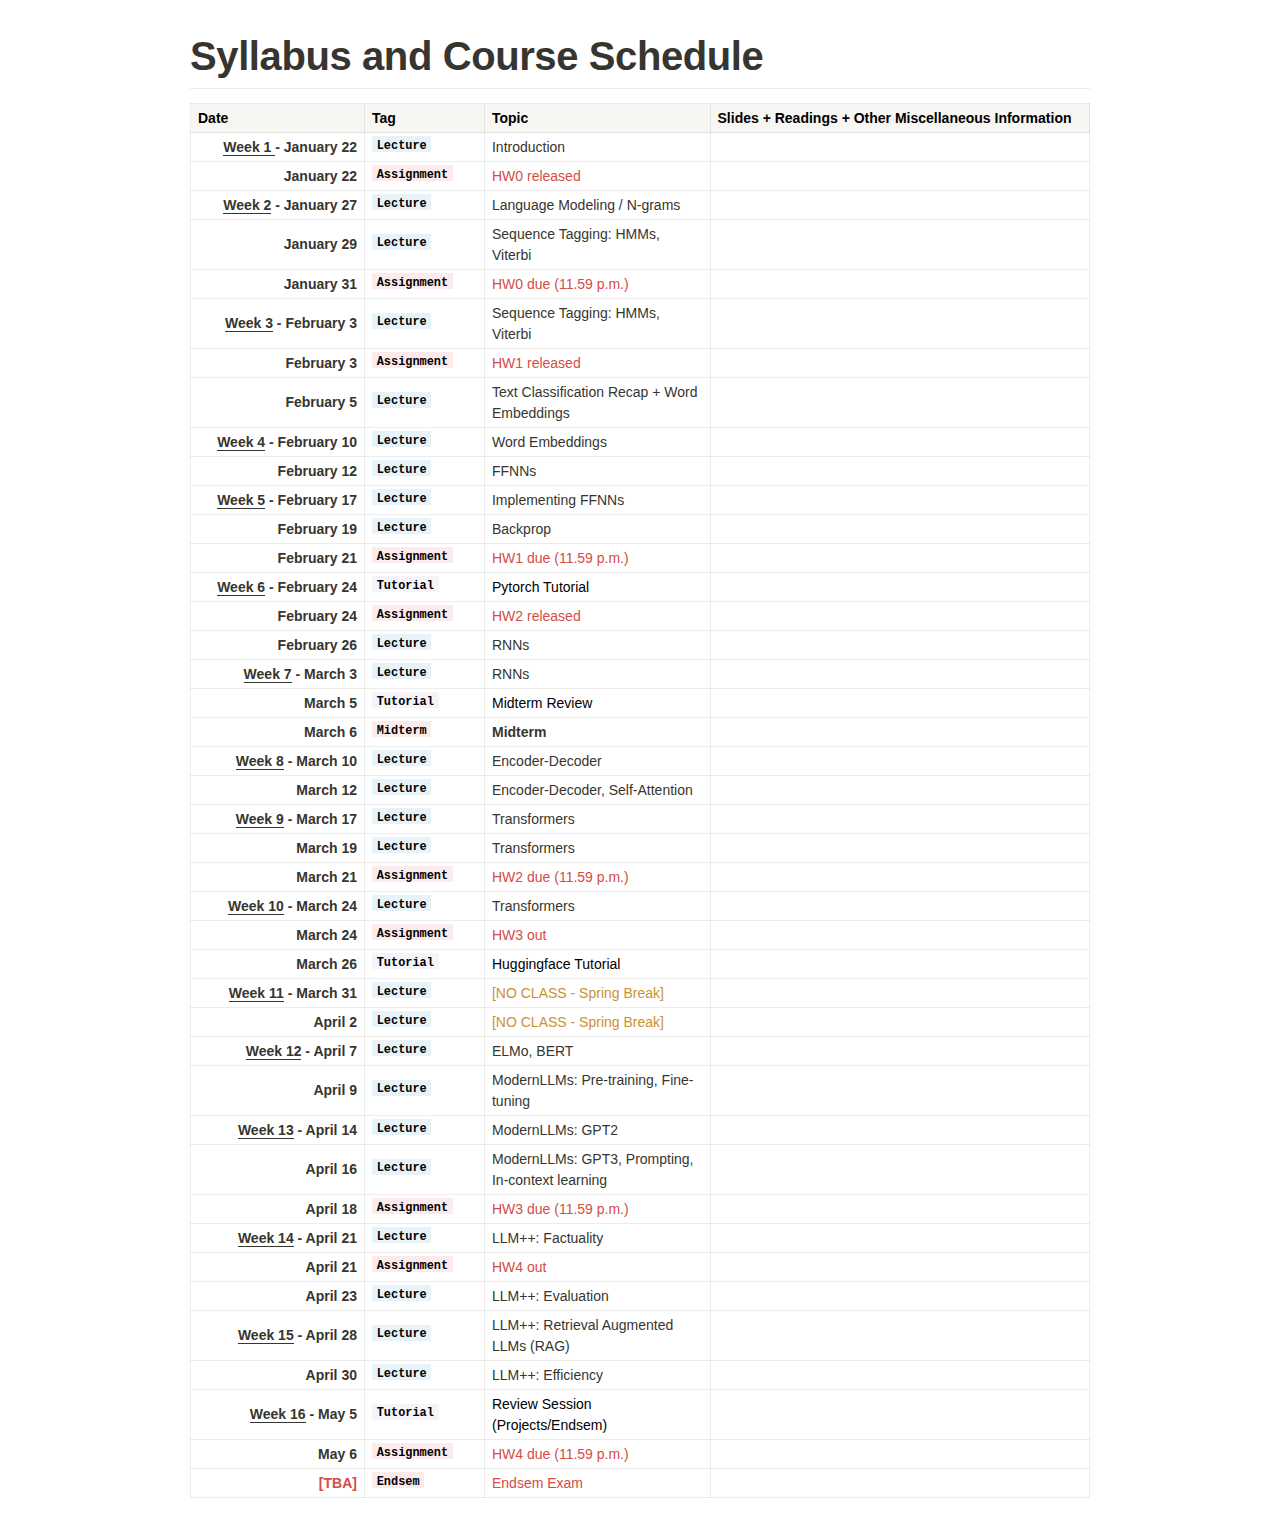
<file: teaching/sp25/syllabus.html>
<html>
   <head>
      <meta http-equiv="Content-Type" content="text/html; charset=utf-8"/>
      <title>Syllabus and Course Schedule</title>
      <style>
         /* cspell:disable-file */
         /* webkit printing magic: print all background colors */
         html {
         -webkit-print-color-adjust: exact;
         }
         * {
         box-sizing: border-box;
         -webkit-print-color-adjust: exact;
         }
         html,
         body {
         margin: 0;
         padding: 0;
         }
         @media only screen {
         body {
         margin: 2em auto;
         max-width: 900px;
         color: rgb(55, 53, 47);
         }
         }
         body {
         line-height: 1.5;
         }
         a,
         a.visited {
         color: inherit;
         text-decoration: underline;
         }
         .pdf-relative-link-path {
         font-size: 80%;
         color: #444;
         }
         h1,
         h2,
         h3 {
         letter-spacing: -0.01em;
         line-height: 1.2;
         font-weight: 600;
         margin-bottom: 0;
         }
         .page-title {
         font-size: 2.5rem;
         font-weight: 700;
         margin-top: 0;
         margin-bottom: 0;
         }
         h1 {
         font-size: 1.875rem;
         margin-top: 1.875rem;
         }
         h2 {
         font-size: 1.5rem;
         margin-top: 1.5rem;
         }
         h3 {
         font-size: 1.25rem;
         margin-top: 1.25rem;
         }
         .source {
         border: 1px solid #ddd;
         border-radius: 3px;
         padding: 1.5em;
         word-break: break-all;
         }
         .callout {
         border-radius: 3px;
         padding: 1rem;
         }
         figure {
         margin: 1.25em 0;
         page-break-inside: avoid;
         }
         figcaption {
         opacity: 0.5;
         font-size: 85%;
         margin-top: 0.5em;
         }
         mark {
         background-color: transparent;
         }
         .indented {
         padding-left: 1.5em;
         }
         hr {
         background: transparent;
         display: block;
         width: 100%;
         height: 1px;
         visibility: visible;
         border: none;
         border-bottom: 1px solid rgba(55, 53, 47, 0.09);
         }
         img {
         max-width: 100%;
         }
         @media only print {
         img {
         max-height: 100vh;
         object-fit: contain;
         }
         }
         @page {
         margin: 1in;
         }
         .collection-content {
         font-size: 0.875rem;
         }
         .column-list {
         display: flex;
         justify-content: space-between;
         }
         .column {
         padding: 0 1em;
         }
         .column:first-child {
         padding-left: 0;
         }
         .column:last-child {
         padding-right: 0;
         }
         .table_of_contents-item {
         display: block;
         font-size: 0.875rem;
         line-height: 1.3;
         padding: 0.125rem;
         }
         .table_of_contents-indent-1 {
         margin-left: 1.5rem;
         }
         .table_of_contents-indent-2 {
         margin-left: 3rem;
         }
         .table_of_contents-indent-3 {
         margin-left: 4.5rem;
         }
         .table_of_contents-link {
         text-decoration: none;
         opacity: 0.7;
         border-bottom: 1px solid rgba(55, 53, 47, 0.18);
         }
         table,
         th,
         td {
         border: 1px solid rgba(55, 53, 47, 0.09);
         border-collapse: collapse;
         }
         table {
         border-left: none;
         border-right: none;
         }
         th,
         td {
         font-weight: normal;
         padding: 0.25em 0.5em;
         line-height: 1.5;
         min-height: 1.5em;
         text-align: left;
         }
         th {
         color: rgba(55, 53, 47, 0.6);
         }
         ol,
         ul {
         margin: 0;
         margin-block-start: 0.6em;
         margin-block-end: 0.6em;
         }
         li > ol:first-child,
         li > ul:first-child {
         margin-block-start: 0.6em;
         }
         ul > li {
         list-style: disc;
         }
         ul.to-do-list {
         padding-inline-start: 0;
         }
         ul.to-do-list > li {
         list-style: none;
         }
         .to-do-children-checked {
         text-decoration: line-through;
         opacity: 0.375;
         }
         ul.toggle > li {
         list-style: none;
         }
         ul {
         padding-inline-start: 1.7em;
         }
         ul > li {
         padding-left: 0.1em;
         }
         ol {
         padding-inline-start: 1.6em;
         }
         ol > li {
         padding-left: 0.2em;
         }
         .mono ol {
         padding-inline-start: 2em;
         }
         .mono ol > li {
         text-indent: -0.4em;
         }
         .toggle {
         padding-inline-start: 0em;
         list-style-type: none;
         }
         /* Indent toggle children */
         .toggle > li > details {
         padding-left: 1.7em;
         }
         .toggle > li > details > summary {
         margin-left: -1.1em;
         }
         .selected-value {
         display: inline-block;
         padding: 0 0.5em;
         background: rgba(206, 205, 202, 0.5);
         border-radius: 3px;
         margin-right: 0.5em;
         margin-top: 0.3em;
         margin-bottom: 0.3em;
         white-space: nowrap;
         }
         .collection-title {
         display: inline-block;
         margin-right: 1em;
         }
         .page-description {
         margin-bottom: 2em;
         }
         .simple-table {
         margin-top: 1em;
         font-size: 0.875rem;
         empty-cells: show;
         }
         .simple-table td {
         height: 29px;
         min-width: 120px;
         }
         table td:nth-child(1){ 
         	text-align: end; 
         }
         .simple-table th {
         height: 29px;
         min-width: 120px;
         }
         .simple-table-header-color {
         background: rgb(247, 246, 243);
         color: black;
         }
         .simple-table-header {
         font-weight: 500;
         }
         time {
         opacity: 0.5;
         }
         .icon {
         display: inline-block;
         max-width: 1.2em;
         max-height: 1.2em;
         text-decoration: none;
         vertical-align: text-bottom;
         margin-right: 0.5em;
         }
         img.icon {
         border-radius: 3px;
         }
         .user-icon {
         width: 1.5em;
         height: 1.5em;
         border-radius: 100%;
         margin-right: 0.5rem;
         }
         .user-icon-inner {
         font-size: 0.8em;
         }
         .text-icon {
         border: 1px solid #000;
         text-align: center;
         }
         .page-cover-image {
         display: block;
         object-fit: cover;
         width: 100%;
         max-height: 30vh;
         }
         .page-header-icon {
         font-size: 3rem;
         margin-bottom: 1rem;
         }
         .page-header-icon-with-cover {
         margin-top: -0.72em;
         margin-left: 0.07em;
         }
         .page-header-icon img {
         border-radius: 3px;
         }
         .link-to-page {
         margin: 1em 0;
         padding: 0;
         border: none;
         font-weight: 500;
         }
         p > .user {
         opacity: 0.5;
         }
         td > .user,
         td > time {
         white-space: nowrap;
         }
         input[type="checkbox"] {
         transform: scale(1.5);
         margin-right: 0.6em;
         vertical-align: middle;
         }
         p {
         margin-top: 0.5em;
         margin-bottom: 0.5em;
         }
         .image {
         border: none;
         margin: 1.5em 0;
         padding: 0;
         border-radius: 0;
         text-align: center;
         }
         .code,
         code {
         border-radius: 3px;
         padding: 0.2em 0.4em;
         border-radius: 3px;
         font-size: 85%;
         tab-size: 2;
         }
         code {
         color: black;
         }
         .code {
         padding: 1.5em 1em;
         }
         .code-wrap {
         white-space: pre-wrap;
         word-break: break-all;
         }
         .code > code {
         background: none;
         padding: 0;
         font-size: 100%;
         color: inherit;
         }
         blockquote {
         font-size: 1.25em;
         margin: 1em 0;
         padding-left: 1em;
         border-left: 3px solid rgb(55, 53, 47);
         }
         .bookmark {
         text-decoration: none;
         max-height: 8em;
         padding: 0;
         display: flex;
         width: 100%;
         align-items: stretch;
         }
         .bookmark-title {
         font-size: 0.85em;
         overflow: hidden;
         text-overflow: ellipsis;
         height: 1.75em;
         white-space: nowrap;
         }
         .bookmark-text {
         display: flex;
         flex-direction: column;
         }
         .bookmark-info {
         flex: 4 1 180px;
         padding: 12px 14px 14px;
         display: flex;
         flex-direction: column;
         justify-content: space-between;
         }
         .bookmark-image {
         width: 33%;
         flex: 1 1 180px;
         display: block;
         position: relative;
         object-fit: cover;
         border-radius: 1px;
         }
         .bookmark-description {
         color: rgba(55, 53, 47, 0.6);
         font-size: 0.75em;
         overflow: hidden;
         max-height: 4.5em;
         word-break: break-word;
         }
         .bookmark-href {
         font-size: 0.75em;
         margin-top: 0.25em;
         }
         .sans { font-family: ui-sans-serif, -apple-system, BlinkMacSystemFont, "Segoe UI Variable Display", "Segoe UI", Helvetica, "Apple Color Emoji", Arial, sans-serif, "Segoe UI Emoji", "Segoe UI Symbol"; }
         .code { font-family: "SFMono-Regular", Menlo, Consolas, "PT Mono", "Liberation Mono", Courier, monospace; }
         .serif { font-family: Lyon-Text, Georgia, ui-serif, serif; }
         .mono { font-family: iawriter-mono, Nitti, Menlo, Courier, monospace; }
         .pdf .sans { font-family: Inter, ui-sans-serif, -apple-system, BlinkMacSystemFont, "Segoe UI Variable Display", "Segoe UI", Helvetica, "Apple Color Emoji", Arial, sans-serif, "Segoe UI Emoji", "Segoe UI Symbol", 'Twemoji', 'Noto Color Emoji', 'Noto Sans CJK JP'; }
         .pdf:lang(zh-CN) .sans { font-family: Inter, ui-sans-serif, -apple-system, BlinkMacSystemFont, "Segoe UI Variable Display", "Segoe UI", Helvetica, "Apple Color Emoji", Arial, sans-serif, "Segoe UI Emoji", "Segoe UI Symbol", 'Twemoji', 'Noto Color Emoji', 'Noto Sans CJK SC'; }
         .pdf:lang(zh-TW) .sans { font-family: Inter, ui-sans-serif, -apple-system, BlinkMacSystemFont, "Segoe UI Variable Display", "Segoe UI", Helvetica, "Apple Color Emoji", Arial, sans-serif, "Segoe UI Emoji", "Segoe UI Symbol", 'Twemoji', 'Noto Color Emoji', 'Noto Sans CJK TC'; }
         .pdf:lang(ko-KR) .sans { font-family: Inter, ui-sans-serif, -apple-system, BlinkMacSystemFont, "Segoe UI Variable Display", "Segoe UI", Helvetica, "Apple Color Emoji", Arial, sans-serif, "Segoe UI Emoji", "Segoe UI Symbol", 'Twemoji', 'Noto Color Emoji', 'Noto Sans CJK KR'; }
         .pdf .code { font-family: Source Code Pro, "SFMono-Regular", Menlo, Consolas, "PT Mono", "Liberation Mono", Courier, monospace, 'Twemoji', 'Noto Color Emoji', 'Noto Sans Mono CJK JP'; }
         .pdf:lang(zh-CN) .code { font-family: Source Code Pro, "SFMono-Regular", Menlo, Consolas, "PT Mono", "Liberation Mono", Courier, monospace, 'Twemoji', 'Noto Color Emoji', 'Noto Sans Mono CJK SC'; }
         .pdf:lang(zh-TW) .code { font-family: Source Code Pro, "SFMono-Regular", Menlo, Consolas, "PT Mono", "Liberation Mono", Courier, monospace, 'Twemoji', 'Noto Color Emoji', 'Noto Sans Mono CJK TC'; }
         .pdf:lang(ko-KR) .code { font-family: Source Code Pro, "SFMono-Regular", Menlo, Consolas, "PT Mono", "Liberation Mono", Courier, monospace, 'Twemoji', 'Noto Color Emoji', 'Noto Sans Mono CJK KR'; }
         .pdf .serif { font-family: PT Serif, Lyon-Text, Georgia, ui-serif, serif, 'Twemoji', 'Noto Color Emoji', 'Noto Serif CJK JP'; }
         .pdf:lang(zh-CN) .serif { font-family: PT Serif, Lyon-Text, Georgia, ui-serif, serif, 'Twemoji', 'Noto Color Emoji', 'Noto Serif CJK SC'; }
         .pdf:lang(zh-TW) .serif { font-family: PT Serif, Lyon-Text, Georgia, ui-serif, serif, 'Twemoji', 'Noto Color Emoji', 'Noto Serif CJK TC'; }
         .pdf:lang(ko-KR) .serif { font-family: PT Serif, Lyon-Text, Georgia, ui-serif, serif, 'Twemoji', 'Noto Color Emoji', 'Noto Serif CJK KR'; }
         .pdf .mono { font-family: PT Mono, iawriter-mono, Nitti, Menlo, Courier, monospace, 'Twemoji', 'Noto Color Emoji', 'Noto Sans Mono CJK JP'; }
         .pdf:lang(zh-CN) .mono { font-family: PT Mono, iawriter-mono, Nitti, Menlo, Courier, monospace, 'Twemoji', 'Noto Color Emoji', 'Noto Sans Mono CJK SC'; }
         .pdf:lang(zh-TW) .mono { font-family: PT Mono, iawriter-mono, Nitti, Menlo, Courier, monospace, 'Twemoji', 'Noto Color Emoji', 'Noto Sans Mono CJK TC'; }
         .pdf:lang(ko-KR) .mono { font-family: PT Mono, iawriter-mono, Nitti, Menlo, Courier, monospace, 'Twemoji', 'Noto Color Emoji', 'Noto Sans Mono CJK KR'; }
         .highlight-default {
         color: rgba(55, 53, 47, 1);
         }
         .highlight-gray {
         color: rgba(120, 119, 116, 1);
         fill: rgba(120, 119, 116, 1);
         }
         .highlight-brown {
         color: rgba(159, 107, 83, 1);
         fill: rgba(159, 107, 83, 1);
         }
         .highlight-orange {
         color: rgba(217, 115, 13, 1);
         fill: rgba(217, 115, 13, 1);
         }
         .highlight-yellow {
         color: rgba(203, 145, 47, 1);
         fill: rgba(203, 145, 47, 1);
         }
         .highlight-teal {
         color: rgba(68, 131, 97, 1);
         fill: rgba(68, 131, 97, 1);
         }
         .highlight-blue {
         color: black;
         fill: black;
         }
         .highlight-purple {
         color: black;
         fill: black;
         }
         .highlight-pink {
         color: rgba(193, 76, 138, 1);
         fill: rgba(193, 76, 138, 1);
         }
         .highlight-red {
         color: rgba(212, 76, 71, 1);
         fill: rgba(212, 76, 71, 1);
         }
         .highlight-default_background {
         color: rgba(55, 53, 47, 1);
         }
         .highlight-gray_background {
         background: rgba(241, 241, 239, 1);
         }
         .highlight-brown_background {
         background: rgba(244, 238, 238, 1);
         }
         .highlight-orange_background {
         background: rgba(251, 236, 221, 1);
         }
         .highlight-yellow_background {
         background: rgba(251, 243, 219, 1);
         }
         .highlight-teal_background {
         background: rgba(237, 243, 236, 1);
         }
         .highlight-blue_background {
         background: rgba(231, 243, 248, 1);
         }
         .highlight-purple_background {
         background: rgba(244, 240, 247, 0.8);
         }
         .highlight-pink_background {
         background: rgba(249, 238, 243, 0.8);
         }
         .highlight-red_background {
         background: rgba(253, 235, 236, 1);
         }
         .block-color-default {
         color: inherit;
         fill: inherit;
         }
         .block-color-gray {
         color: rgba(120, 119, 116, 1);
         fill: rgba(120, 119, 116, 1);
         }
         .block-color-brown {
         color: rgba(159, 107, 83, 1);
         fill: rgba(159, 107, 83, 1);
         }
         .block-color-orange {
         color: rgba(217, 115, 13, 1);
         fill: rgba(217, 115, 13, 1);
         }
         .block-color-yellow {
         color: rgba(203, 145, 47, 1);
         fill: rgba(203, 145, 47, 1);
         }
         .block-color-teal {
         color: rgba(68, 131, 97, 1);
         fill: rgba(68, 131, 97, 1);
         }
         .block-color-blue {
         color: rgba(51, 126, 169, 1);
         fill: rgba(51, 126, 169, 1);
         }
         .block-color-purple {
         color: rgba(144, 101, 176, 1);
         fill: rgba(144, 101, 176, 1);
         }
         .block-color-pink {
         color: rgba(193, 76, 138, 1);
         fill: rgba(193, 76, 138, 1);
         }
         .block-color-red {
         color: rgba(212, 76, 71, 1);
         fill: rgba(212, 76, 71, 1);
         }
         .block-color-default_background {
         color: inherit;
         fill: inherit;
         }
         .block-color-gray_background {
         background: rgba(241, 241, 239, 1);
         }
         .block-color-brown_background {
         background: rgba(244, 238, 238, 1);
         }
         .block-color-orange_background {
         background: rgba(251, 236, 221, 1);
         }
         .block-color-yellow_background {
         background: rgba(251, 243, 219, 1);
         }
         .block-color-teal_background {
         background: rgba(237, 243, 236, 1);
         }
         .block-color-blue_background {
         background: rgba(231, 243, 248, 1);
         }
         .block-color-purple_background {
         background: rgba(244, 240, 247, 0.8);
         }
         .block-color-pink_background {
         background: rgba(249, 238, 243, 0.8);
         }
         .block-color-red_background {
         background: rgba(253, 235, 236, 1);
         }
         .select-value-color-uiBlue { background-color: rgba(35, 131, 226, .07); }
         .select-value-color-pink { background-color: rgba(245, 224, 233, 1); }
         .select-value-color-purple { background-color: rgba(232, 222, 238, 1); }
         .select-value-color-green { background-color: rgba(219, 237, 219, 1); }
         .select-value-color-gray { background-color: rgba(227, 226, 224, 1); }
         .select-value-color-transparentGray { background-color: rgba(227, 226, 224, 0); }
         .select-value-color-translucentGray { background-color: rgba(0, 0, 0, 0.06); }
         .select-value-color-orange { background-color: rgba(250, 222, 201, 1); }
         .select-value-color-brown { background-color: rgba(238, 224, 218, 1); }
         .select-value-color-red { background-color: rgba(255, 226, 221, 1); }
         .select-value-color-yellow { background-color: rgba(253, 236, 200, 1); }
         .select-value-color-blue { background-color: rgba(211, 229, 239, 1); }
         .select-value-color-pageGlass { background-color: undefined; }
         .select-value-color-washGlass { background-color: undefined; }
         .checkbox {
         display: inline-flex;
         vertical-align: text-bottom;
         width: 16;
         height: 16;
         background-size: 16px;
         margin-left: 2px;
         margin-right: 5px;
         }
         .checkbox-on {
         background-image: url("data:image/svg+xml;charset=UTF-8,%3Csvg%20width%3D%2216%22%20height%3D%2216%22%20viewBox%3D%220%200%2016%2016%22%20fill%3D%22none%22%20xmlns%3D%22http%3A%2F%2Fwww.w3.org%2F2000%2Fsvg%22%3E%0A%3Crect%20width%3D%2216%22%20height%3D%2216%22%20fill%3D%22%2358A9D7%22%2F%3E%0A%3Cpath%20d%3D%22M6.71429%2012.2852L14%204.9995L12.7143%203.71436L6.71429%209.71378L3.28571%206.2831L2%207.57092L6.71429%2012.2852Z%22%20fill%3D%22white%22%2F%3E%0A%3C%2Fsvg%3E");
         }
         .checkbox-off {
         background-image: url("data:image/svg+xml;charset=UTF-8,%3Csvg%20width%3D%2216%22%20height%3D%2216%22%20viewBox%3D%220%200%2016%2016%22%20fill%3D%22none%22%20xmlns%3D%22http%3A%2F%2Fwww.w3.org%2F2000%2Fsvg%22%3E%0A%3Crect%20x%3D%220.75%22%20y%3D%220.75%22%20width%3D%2214.5%22%20height%3D%2214.5%22%20fill%3D%22white%22%20stroke%3D%22%2336352F%22%20stroke-width%3D%221.5%22%2F%3E%0A%3C%2Fsvg%3E");
         }
      </style>
   </head>
   <body>
      <article id="99d64630-137c-4166-9b5e-a3dc3960897b" class="page sans">
         <header>
            <h1 class="page-title">Syllabus and Course Schedule</h1>
            <!--<p class="page-description"></p> -->
         </header>
         <div class="page-body">
            <hr id="ad6acfe0-2e48-410c-8455-61f9bdf71368"/>
            <table id="aa6e7c7f-1cd5-44be-a65c-2e4167eab1e6" class="simple-table">
               <thead class="simple-table-header">
                  <tr id="17823d1a-3753-80f4-8af3-c5b18be15b43">
                     <th id="wpD{" class="simple-table-header-color simple-table-header" style="width:250" ><strong>Date</strong></th>
                     <th id="edyX" class="simple-table-header-color simple-table-header"><strong>Tag</strong></th>
                     <th id="ozDN" class="simple-table-header-color simple-table-header" style="width:360px"><strong>Topic</strong></th>
                     <th id="Jeho" class="simple-table-header-color simple-table-header" style="width:745px"><strong>Slides + Readings + Other Miscellaneous Information</strong></th>
                  </tr>
               </thead>
               <tbody>
                  <tr id="6284d167-4d05-4197-98db-0650c288b3ae">
                     <td id="wpD{" class="block-color-default_background" style="width:198.720703125px"><strong><span style="border-bottom:0.05em solid">Week 1 </span></strong><strong>- January 22</strong></td>
                     <td id="edyX" class="block-color-default_background"><mark class="highlight-default"><mark class="highlight-blue_background"><code><strong>Lecture</strong></code></mark></mark></td>
                     <td id="ozDN" class="block-color-default_background" style="width:360px">Introduction</td>
                     <td id="Jeho" class="block-color-default_background" style="width:745px"></td>
                  </tr>
                  <tr id="17823d1a-3753-8013-9215-e1d74f3b9d4a">
                     <td id="wpD{" class="block-color-default_background" style="width:198.720703125px">                 <strong>January 22</strong></td>
                     <td id="edyX" class="block-color-default_background"><mark class="highlight-default"><mark class="highlight-red_background"><code><strong>Assignment</strong></code></mark></mark></td>
                     <td id="ozDN" class="block-color-default_background" style="width:360px"><mark class="highlight-red">HW0 released</mark></td>
                     <td id="Jeho" class="block-color-default_background" style="width:745px"></td>
                  </tr>
                  <tr id="032c6d76-efdc-4b46-84dc-6a6a22aafe53">
                     <td id="wpD{" class="block-color-default_background" style="width:198.720703125px"><strong><span style="border-bottom:0.05em solid">Week 2</span></strong><strong> - January 27</strong></td>
                     <td id="edyX" class="block-color-default_background"><mark class="highlight-default"><mark class="highlight-blue_background"><code><strong>Lecture</strong></code></mark></mark></td>
                     <td id="ozDN" class="block-color-default_background" style="width:360px">Language Modeling / N-grams</td>
                     <td id="Jeho" class="block-color-default_background" style="width:745px"></td>
                  </tr>
                  <tr id="7f85c9a1-cbec-4328-8ac3-bca9aa4a3c02">
                     <td id="wpD{" class="block-color-default_background" style="width:198.720703125px">                 <strong>January 29</strong></td>
                     <td id="edyX" class="block-color-default_background"><mark class="highlight-default"><mark class="highlight-blue_background"><code><strong>Lecture</strong></code></mark></mark></td>
                     <td id="ozDN" class="block-color-default_background" style="width:360px">Sequence Tagging: HMMs, Viterbi</td>
                     <td id="Jeho" class="block-color-default_background" style="width:745px"></td>
                  </tr>
                  <tr id="17823d1a-3753-80ac-90a8-ceb113c6e2c8">
                     <td id="wpD{" class="" style="width:198.720703125px">                 <strong>January 31</strong></td>
                     <td id="edyX" class=""><mark class="highlight-default"><mark class="highlight-red_background"><code><strong>Assignment</strong></code></mark></mark></td>
                     <td id="ozDN" class="" style="width:360px"><mark class="highlight-red">HW0 due (11.59 p.m.)</mark></td>
                     <td id="Jeho" class="" style="width:745px"></td>
                  </tr>
                  <tr id="208deb06-92a4-4139-abd6-e66681ff29b6">
                     <td id="wpD{" class="block-color-default_background" style="width:198.720703125px"><strong><span style="border-bottom:0.05em solid">Week 3</span></strong><strong> - February 3</strong></td>
                     <td id="edyX" class="block-color-default_background"><mark class="highlight-default"><mark class="highlight-blue_background"><code><strong>Lecture</strong></code></mark></mark></td>
                     <td id="ozDN" class="block-color-default_background" style="width:360px">Sequence Tagging: HMMs, Viterbi</td>
                     <td id="Jeho" class="block-color-default_background" style="width:745px"></td>
                  </tr>
                  <tr id="17823d1a-3753-80f2-b78c-de3fe792dc9d">
                     <td id="wpD{" class="" style="width:198.720703125px">                 <strong>February 3</strong></td>
                     <td id="edyX" class=""><mark class="highlight-default"><mark class="highlight-red_background"><code><strong>Assignment</strong></code></mark></mark></td>
                     <td id="ozDN" class="" style="width:360px"><mark class="highlight-red">HW1 released</mark></td>
                     <td id="Jeho" class="" style="width:745px"></td>
                  </tr>
                  <tr id="6737b351-5cf2-4e1c-bd93-a5d9b149041c">
                     <td id="wpD{" class="block-color-default_background" style="width:198.720703125px">                 <strong>February 5</strong></td>
                     <td id="edyX" class="block-color-default_background"><mark class="highlight-default"><mark class="highlight-blue_background"><code><strong>Lecture</strong></code></mark></mark></td>
                     <td id="ozDN" class="block-color-default_background" style="width:360px">Text Classification Recap + Word Embeddings</td>
                     <td id="Jeho" class="block-color-default_background" style="width:745px"></td>
                  </tr>
                  <tr id="87b9e20c-0819-4f1c-bd04-06051c995717">
                     <td id="wpD{" class="block-color-default_background" style="width:198.720703125px"><strong><span style="border-bottom:0.05em solid">Week 4</span></strong><strong> - February 10</strong></td>
                     <td id="edyX" class="block-color-default_background"><mark class="highlight-default"><mark class="highlight-blue_background"><code><strong>Lecture</strong></code></mark></mark></td>
                     <td id="ozDN" class="block-color-default_background" style="width:360px">Word Embeddings</td>
                     <td id="Jeho" class="block-color-default_background" style="width:745px"></td>
                  </tr>
                  <tr id="450eeb60-085b-4556-a663-f4873d3a6bd7">
                     <td id="wpD{" class="block-color-default_background" style="width:198.720703125px">                 <strong>February 12</strong></td>
                     <td id="edyX" class="block-color-default_background"><mark class="highlight-default"><mark class="highlight-blue_background"><code><strong>Lecture</strong></code></mark></mark></td>
                     <td id="ozDN" class="block-color-default_background" style="width:360px">FFNNs</td>
                     <td id="Jeho" class="block-color-default_background" style="width:745px"></td>
                  </tr>
                  <tr id="17823d1a-3753-80e9-9837-cd8cfcc34100">
                     <td id="wpD{" class="block-color-default_background" style="width:198.720703125px"><strong><span style="border-bottom:0.05em solid">Week 5</span></strong><strong> - February 17</strong></td>
                     <td id="edyX" class="block-color-default_background"><mark class="highlight-default"><mark class="highlight-blue_background"><code><strong>Lecture</strong></code></mark></mark></td>
                     <td id="ozDN" class="block-color-default_background" style="width:360px">Implementing FFNNs</td>
                     <td id="Jeho" class="block-color-default_background" style="width:745px"></td>
                  </tr>
                  <tr id="17823d1a-3753-8021-93bf-ed7f7f1c6c96">
                     <td id="wpD{" class="block-color-red" style="width:198.720703125px"><mark class="highlight-default">                 </mark><mark class="highlight-default"><strong>February 19</strong></mark></td>
                     <td id="edyX" class="block-color-red"><mark class="highlight-default"><mark class="highlight-blue_background"><code><strong>Lecture</strong></code></mark></mark></td>
                     <td id="ozDN" class="block-color-red" style="width:360px"><mark class="highlight-default">Backprop</mark></td>
                     <td id="Jeho" class="block-color-red" style="width:745px"></td>
                  </tr>
                  <tr id="17823d1a-3753-8044-a2d7-d6edf59633c3">
                     <td id="wpD{" class="" style="width:198.720703125px">                 <strong>February 21</strong></td>
                     <td id="edyX" class=""><mark class="highlight-default"><mark class="highlight-red_background"><code><strong>Assignment</strong></code></mark></mark></td>
                     <td id="ozDN" class="" style="width:360px"><mark class="highlight-red">HW1 due (11.59 p.m.)</mark></td>
                     <td id="Jeho" class="" style="width:745px"></td>
                  </tr>
                  <tr id="17823d1a-3753-8024-aadd-eaaee5d07435">
                     <td id="wpD{" class="block-color-default_background" style="width:198.720703125px"><strong><span style="border-bottom:0.05em solid">Week 6</span></strong><strong> - February 24</strong></td>
                     <td id="edyX" class="block-color-default_background"><mark class="highlight-default"><mark class="highlight-purple_background"><code><strong>Tutorial</strong></code></mark></mark></td>
                     <td id="ozDN" class="block-color-default_background" style="width:360px"><mark class="highlight-purple">Pytorch Tutorial</mark></td>
                     <td id="Jeho" class="block-color-default_background" style="width:745px"></td>
                  </tr>
                  <tr id="17823d1a-3753-80c4-a9b3-e14b23bd3b9d">
                     <td id="wpD{" class="" style="width:198.720703125px">                 <strong>February 24</strong></td>
                     <td id="edyX" class=""><mark class="highlight-default"><mark class="highlight-red_background"><code><strong>Assignment</strong></code></mark></mark></td>
                     <td id="ozDN" class="" style="width:360px"><mark class="highlight-red">HW2 released</mark></td>
                     <td id="Jeho" class="" style="width:745px"></td>
                  </tr>
                  <tr id="17823d1a-3753-8000-8ee5-fd0de1256607">
                     <td id="wpD{" class="block-color-default_background" style="width:198.720703125px">                 <strong>February 26</strong></td>
                     <td id="edyX" class="block-color-default_background"><mark class="highlight-default"><mark class="highlight-blue_background"><code><strong>Lecture</strong></code></mark></mark></td>
                     <td id="ozDN" class="block-color-default_background" style="width:360px">RNNs</td>
                     <td id="Jeho" class="block-color-default_background" style="width:745px"></td>
                  </tr>
                  <tr id="17823d1a-3753-80e2-b724-f3865919a6fb">
                     <td id="wpD{" class="block-color-default_background" style="width:198.720703125px"><strong><span style="border-bottom:0.05em solid">Week 7</span></strong><strong> - March 3</strong></td>
                     <td id="edyX" class="block-color-default_background"><mark class="highlight-default"><mark class="highlight-blue_background"><code><strong>Lecture</strong></code></mark></mark></td>
                     <td id="ozDN" class="block-color-default_background" style="width:360px">RNNs</td>
                     <td id="Jeho" class="block-color-default_background" style="width:745px"></td>
                  </tr>
                  <tr id="17823d1a-3753-8059-907c-d5656e58545d">
                     <td id="wpD{" class="block-color-default_background" style="width:198.720703125px">                 <strong>March 5</strong></td>
                     <td id="edyX" class="block-color-default_background"><mark class="highlight-default"><mark class="highlight-purple_background"><code><strong>Tutorial</strong></code></mark></mark></td>
                     <td id="ozDN" class="block-color-default_background" style="width:360px"><mark class="highlight-purple">Midterm Review</mark></td>
                     <td id="Jeho" class="block-color-default_background" style="width:745px"></td>
                  </tr>
                  <tr id="17823d1a-3753-804f-b487-de23d955b9c1">
                     <td id="wpD{" class="" style="width:198.720703125px">                 <strong>March 6</strong></td>
                     <td id="edyX" class=""><mark class="highlight-default"><mark class="highlight-red_background"><code><strong>Midterm</strong></code></mark></mark></td>
                     <td id="ozDN" class="" style="width:360px"><strong>Midterm</strong></td>
                     <td id="Jeho" class="" style="width:745px"></td>
                  </tr>
                  <tr id="17823d1a-3753-8021-94a8-dd039a12edf7">
                     <td id="wpD{" class="block-color-default_background" style="width:198.720703125px"><strong><span style="border-bottom:0.05em solid">Week 8</span></strong><strong> - March 10</strong></td>
                     <td id="edyX" class="block-color-default_background"><mark class="highlight-default"><mark class="highlight-blue_background"><code><strong>Lecture</strong></code></mark></mark></td>
                     <td id="ozDN" class="block-color-default_background" style="width:360px">Encoder-Decoder</td>
                     <td id="Jeho" class="block-color-default_background" style="width:745px"></td>
                  </tr>
                  <tr id="17823d1a-3753-80b6-808a-cee0d0f97aaf">
                     <td id="wpD{" class="block-color-default_background" style="width:198.720703125px"><strong>                 March 12</strong></td>
                     <td id="edyX" class="block-color-default_background"><mark class="highlight-default"><mark class="highlight-blue_background"><code><strong>Lecture</strong></code></mark></mark></td>
                     <td id="ozDN" class="block-color-default_background" style="width:360px">Encoder-Decoder, Self-Attention</td>
                     <td id="Jeho" class="block-color-default_background" style="width:745px"></td>
                  </tr>
                  <tr id="17823d1a-3753-805a-a47f-c2fd334c96e2">
                     <td id="wpD{" class="block-color-default_background" style="width:198.720703125px"><strong><span style="border-bottom:0.05em solid">Week 9</span></strong><strong> - March 17</strong></td>
                     <td id="edyX" class="block-color-default_background"><mark class="highlight-default"><mark class="highlight-blue_background"><code><strong>Lecture</strong></code></mark></mark></td>
                     <td id="ozDN" class="block-color-default_background" style="width:360px">Transformers</td>
                     <td id="Jeho" class="block-color-default_background" style="width:745px"></td>
                  </tr>
                  <tr id="17823d1a-3753-80b7-9f05-ff882916bf46">
                     <td id="wpD{" class="block-color-default_background" style="width:198.720703125px"><strong>                 March 19</strong></td>
                     <td id="edyX" class="block-color-default_background"><mark class="highlight-default"><mark class="highlight-blue_background"><code><strong>Lecture</strong></code></mark></mark></td>
                     <td id="ozDN" class="block-color-default_background" style="width:360px">Transformers</td>
                     <td id="Jeho" class="block-color-default_background" style="width:745px"></td>
                  </tr>
                  <tr id="17823d1a-3753-80ea-ae48-c07a196165ee">
                     <td id="wpD{" class="" style="width:198.720703125px"><strong>                 March 21</strong></td>
                     <td id="edyX" class=""><mark class="highlight-default"><mark class="highlight-red_background"><code><strong>Assignment</strong></code></mark></mark></td>
                     <td id="ozDN" class="" style="width:360px"><mark class="highlight-red">HW2 due (11.59 p.m.)</mark></td>
                     <td id="Jeho" class="" style="width:745px"></td>
                  </tr>
                  <tr id="17823d1a-3753-80a6-bd4c-d04d214dd323">
                     <td id="wpD{" class="block-color-default_background" style="width:198.720703125px"><strong><span style="border-bottom:0.05em solid">Week 10</span></strong><strong> - March 24</strong></td>
                     <td id="edyX" class="block-color-default_background"><mark class="highlight-default"><mark class="highlight-blue_background"><code><strong>Lecture</strong></code></mark></mark></td>
                     <td id="ozDN" class="block-color-default_background" style="width:360px">Transformers</td>
                     <td id="Jeho" class="block-color-default_background" style="width:745px"></td>
                  </tr>
                  <tr id="17823d1a-3753-8078-9820-db711fc691cd">
                     <td id="wpD{" class="" style="width:198.720703125px"><strong>                   March 24</strong></td>
                     <td id="edyX" class=""><mark class="highlight-default"><mark class="highlight-red_background"><code><strong>Assignment</strong></code></mark></mark></td>
                     <td id="ozDN" class="" style="width:360px"><mark class="highlight-red">HW3 out</mark></td>
                     <td id="Jeho" class="" style="width:745px"></td>
                  </tr>
                  <tr id="17823d1a-3753-809a-8e74-d09d5647b4bb">
                     <td id="wpD{" class="block-color-default_background" style="width:198.720703125px"><strong>                   March 26</strong></td>
                     <td id="edyX" class="block-color-default_background"><mark class="highlight-default"><mark class="highlight-purple_background"><code><strong>Tutorial</strong></code></mark></mark></td>
                     <td id="ozDN" class="block-color-default_background" style="width:360px"><mark class="highlight-purple">Huggingface Tutorial</mark></td>
                     <td id="Jeho" class="block-color-default_background" style="width:745px"></td>
                  </tr>
                  <tr id="17823d1a-3753-806e-9a5b-d5cd27c04a0e">
                     <td id="wpD{" class="block-color-default_background" style="width:198.720703125px"><strong><span style="border-bottom:0.05em solid">Week 11</span></strong><strong> - March 31</strong></td>
                     <td id="edyX" class="block-color-default_background"><mark class="highlight-default"><mark class="highlight-blue_background"><code><strong>Lecture</strong></code></mark></mark></td>
                     <td id="ozDN" class="block-color-default_background" style="width:360px"><mark class="highlight-yellow">[NO CLASS - Spring Break]</mark></td>
                     <td id="Jeho" class="block-color-default_background" style="width:745px"></td>
                  </tr>
                  <tr id="17823d1a-3753-808e-8ebd-fb18f87d9cbf">
                     <td id="wpD{" class="block-color-default_background" style="width:198.720703125px"><strong>                   April 2</strong></td>
                     <td id="edyX" class="block-color-default_background"><mark class="highlight-default"><mark class="highlight-blue_background"><code><strong>Lecture</strong></code></mark></mark></td>
                     <td id="ozDN" class="block-color-default_background" style="width:360px"><mark class="highlight-yellow">[NO CLASS - Spring Break]</mark></td>
                     <td id="Jeho" class="block-color-default_background" style="width:745px"></td>
                  </tr>
                  <tr id="17823d1a-3753-8002-8bce-cc5e40246efc">
                     <td id="wpD{" class="block-color-default_background" style="width:198.720703125px"><strong><span style="border-bottom:0.05em solid">Week 12</span></strong><strong> - April 7</strong></td>
                     <td id="edyX" class="block-color-default_background"><mark class="highlight-default"><mark class="highlight-blue_background"><code><strong>Lecture</strong></code></mark></mark></td>
                     <td id="ozDN" class="block-color-default_background" style="width:360px">ELMo, BERT</td>
                     <td id="Jeho" class="block-color-default_background" style="width:745px"></td>
                  </tr>
                  <tr id="17823d1a-3753-80c3-94d6-fd0f0ade466b">
                     <td id="wpD{" class="block-color-default_background" style="width:198.720703125px"><strong>                   April 9</strong></td>
                     <td id="edyX" class="block-color-default_background"><mark class="highlight-default"><mark class="highlight-blue_background"><code><strong>Lecture</strong></code></mark></mark></td>
                     <td id="ozDN" class="block-color-default_background" style="width:360px">ModernLLMs: Pre-training, Fine-tuning</td>
                     <td id="Jeho" class="block-color-default_background" style="width:745px"></td>
                  </tr>
                  <tr id="17823d1a-3753-80d1-b997-c739b744eaac">
                     <td id="wpD{" class="block-color-default_background" style="width:198.720703125px"><strong><span style="border-bottom:0.05em solid">Week 13</span></strong><strong> - April 14</strong></td>
                     <td id="edyX" class="block-color-default_background"><mark class="highlight-default"><mark class="highlight-blue_background"><code><strong>Lecture</strong></code></mark></mark></td>
                     <td id="ozDN" class="block-color-default_background" style="width:360px">ModernLLMs: GPT2</td>
                     <td id="Jeho" class="block-color-default_background" style="width:745px"></td>
                  </tr>
                  <tr id="17823d1a-3753-8081-88ff-d6b1732905db">
                     <td id="wpD{" class="block-color-default_background" style="width:198.720703125px"><strong>                   April 16</strong></td>
                     <td id="edyX" class="block-color-default_background"><mark class="highlight-default"><mark class="highlight-blue_background"><code><strong>Lecture</strong></code></mark></mark></td>
                     <td id="ozDN" class="block-color-default_background" style="width:360px">ModernLLMs: GPT3, Prompting, In-context learning</td>
                     <td id="Jeho" class="block-color-default_background" style="width:745px"></td>
                  </tr>
                  <tr id="17823d1a-3753-800a-b9db-f65e0fe390b6">
                     <td id="wpD{" class="" style="width:198.720703125px"><strong>                   April 18</strong></td>
                     <td id="edyX" class=""><mark class="highlight-default"><mark class="highlight-red_background"><code><strong>Assignment</strong></code></mark></mark></td>
                     <td id="ozDN" class="" style="width:360px"><mark class="highlight-red">HW3 due (11.59 p.m.)</mark></td>
                     <td id="Jeho" class="" style="width:745px"></td>
                  </tr>
                  <tr id="17823d1a-3753-8044-b1ac-fea5c7e271b6">
                     <td id="wpD{" class="" style="width:198.720703125px"><strong><span style="border-bottom:0.05em solid">Week 14</span></strong><strong> - April 21</strong></td>
                     <td id="edyX" class=""><mark class="highlight-default"><mark class="highlight-blue_background"><code><strong>Lecture</strong></code></mark></mark></td>
                     <td id="ozDN" class="" style="width:360px">LLM++: Factuality</td>
                     <td id="Jeho" class="" style="width:745px"></td>
                  </tr>
                  <tr id="17823d1a-3753-80c9-bf66-e84c3e27afc2">
                     <td id="wpD{" class="" style="width:198.720703125px"><strong>                   April 21</strong></td>
                     <td id="edyX" class=""><mark class="highlight-default"><mark class="highlight-red_background"><code><strong>Assignment</strong></code></mark></mark></td>
                     <td id="ozDN" class="" style="width:360px"><mark class="highlight-red">HW4 out</mark></td>
                     <td id="Jeho" class="" style="width:745px"></td>
                  </tr>
                  <tr id="17823d1a-3753-8077-a64f-de151117bd4d">
                     <td id="wpD{" class="" style="width:198.720703125px"><strong>                   April 23</strong></td>
                     <td id="edyX" class=""><mark class="highlight-default"><mark class="highlight-blue_background"><code><strong>Lecture</strong></code></mark></mark></td>
                     <td id="ozDN" class="" style="width:360px">LLM++: Evaluation</td>
                     <td id="Jeho" class="" style="width:745px"></td>
                  </tr>
                  <tr id="17823d1a-3753-8071-b15a-d4ec6c6ab28b">
                     <td id="wpD{" class="" style="width:198.720703125px"><strong><span style="border-bottom:0.05em solid">Week 15</span></strong><strong> - April 28</strong></td>
                     <td id="edyX" class=""><mark class="highlight-default"><mark class="highlight-blue_background"><code><strong>Lecture</strong></code></mark></mark></td>
                     <td id="ozDN" class="" style="width:360px">LLM++: Retrieval Augmented LLMs (RAG)</td>
                     <td id="Jeho" class="" style="width:745px"></td>
                  </tr>
                  <tr id="17823d1a-3753-80e7-8fae-f20e237c0c1a">
                     <td id="wpD{" class="" style="width:198.720703125px"><strong>                   April 30</strong></td>
                     <td id="edyX" class=""><mark class="highlight-default"><mark class="highlight-blue_background"><code><strong>Lecture</strong></code></mark></mark></td>
                     <td id="ozDN" class="" style="width:360px">LLM++: Efficiency</td>
                     <td id="Jeho" class="" style="width:745px"></td>
                  </tr>
                  <tr id="17823d1a-3753-806b-ad3b-da33983e660b">
                     <td id="wpD{" class="" style="width:198.720703125px"><strong><span style="border-bottom:0.05em solid">Week 16</span></strong><strong> - May 5</strong></td>
                     <td id="edyX" class=""><mark class="highlight-default"><mark class="highlight-purple_background"><code><strong>Tutorial</strong></code></mark></mark></td>
                     <td id="ozDN" class="" style="width:360px"><mark class="highlight-purple">Review Session (Projects/Endsem)</mark></td>
                     <td id="Jeho" class="" style="width:745px"></td>
                  </tr>
                  <tr id="17823d1a-3753-80d4-954b-fd2ab6124ddc">
                     <td id="wpD{" class="" style="width:198.720703125px"><strong>                    May 6</strong></td>
                     <td id="edyX" class=""><mark class="highlight-default"><mark class="highlight-red_background"><code><strong>Assignment</strong></code></mark></mark></td>
                     <td id="ozDN" class="" style="width:360px"><mark class="highlight-red">HW4 due (11.59 p.m.)</mark></td>
                     <td id="Jeho" class="" style="width:745px"></td>
                  </tr>
                  <tr id="17823d1a-3753-8046-89ad-d71a4a28c7cb">
                     <td id="wpD{" class="" style="width:198.720703125px"><mark class="highlight-red"><strong>                   [TBA]</strong></mark></td>
                     <td id="edyX" class=""><mark class="highlight-default"><mark class="highlight-red_background"><code><strong>Endsem</strong></code></mark></mark></td>
                     <td id="ozDN" class="" style="width:360px"><mark class="highlight-red">Endsem Exam</mark></td>
                     <td id="Jeho" class="" style="width:745px"></td>
                  </tr>
               </tbody>
            </table>
            <p id="17823d1a-3753-80c8-88f8-d9d845f3b7fc" class=""></p>
         </div>
      </article>
      <span class="sans" style="font-size:14px;padding-top:2em"></span>
   </body>
</html>
</file>
